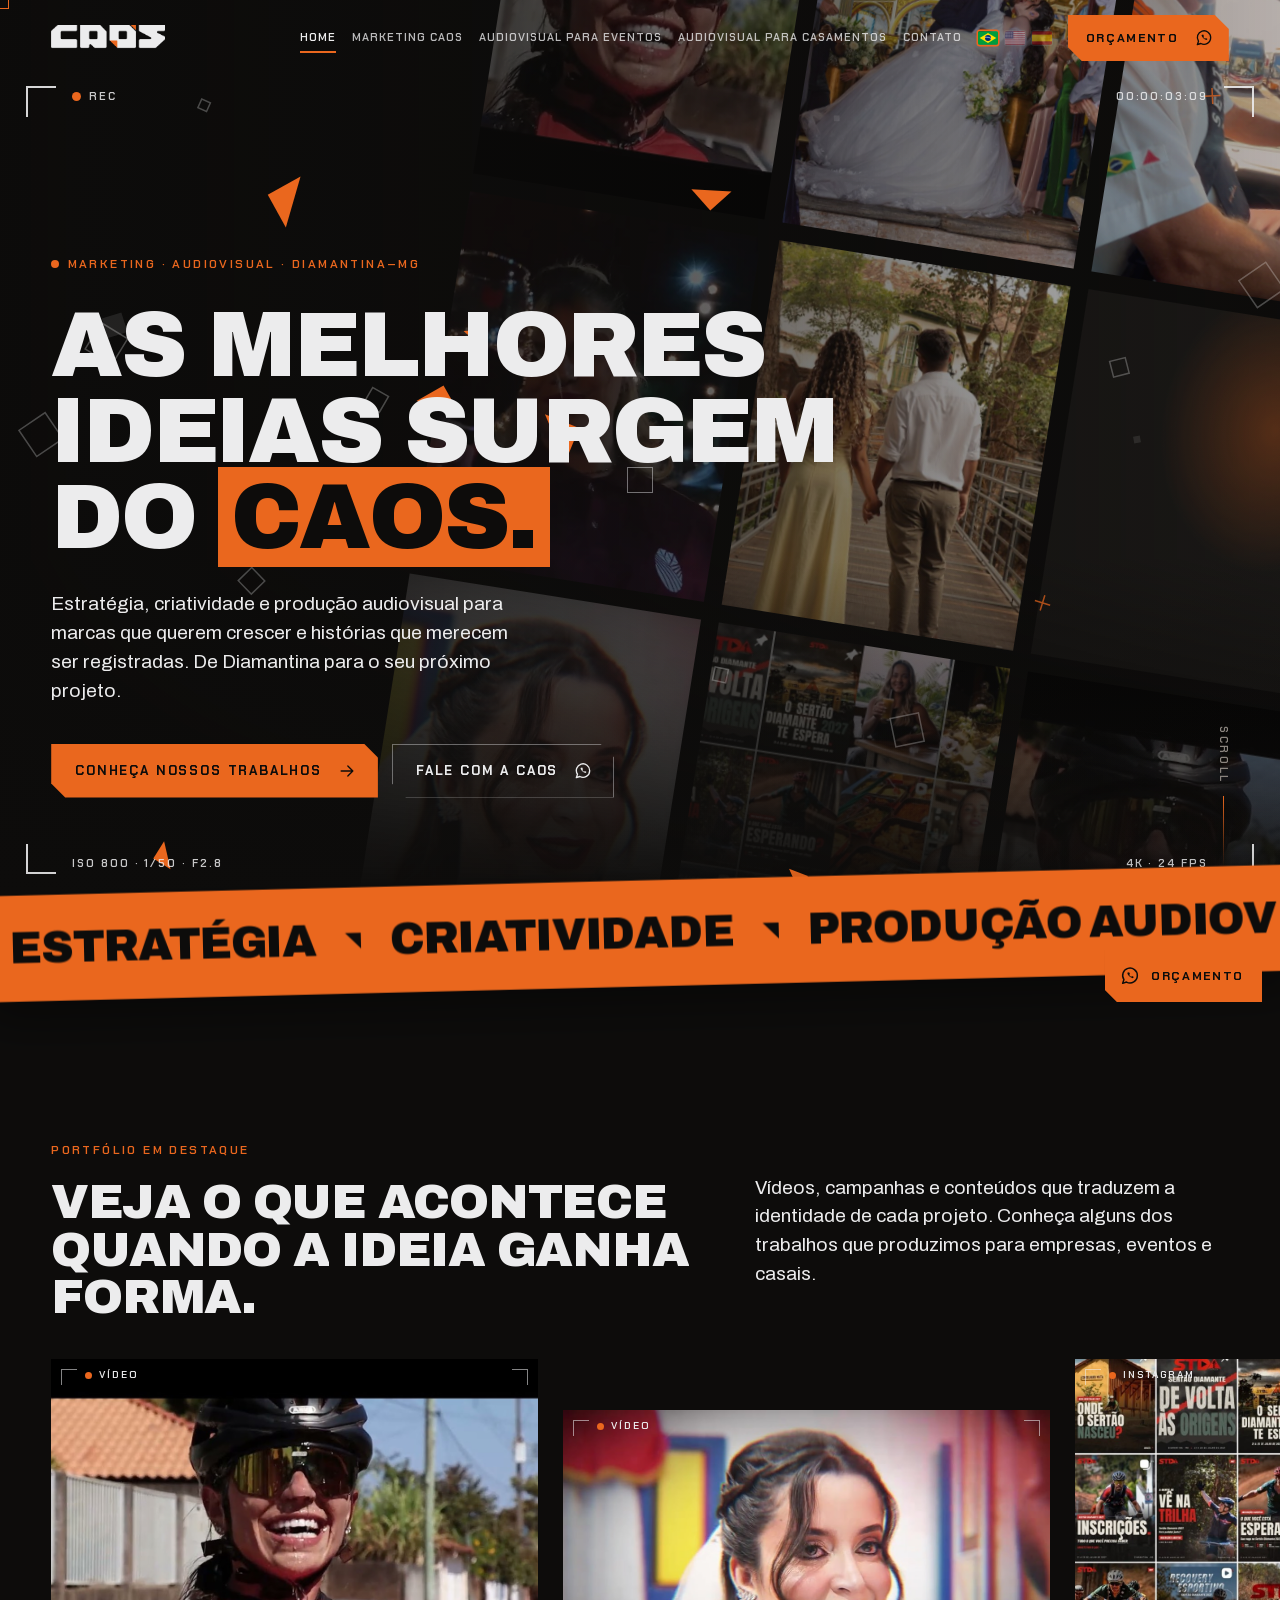
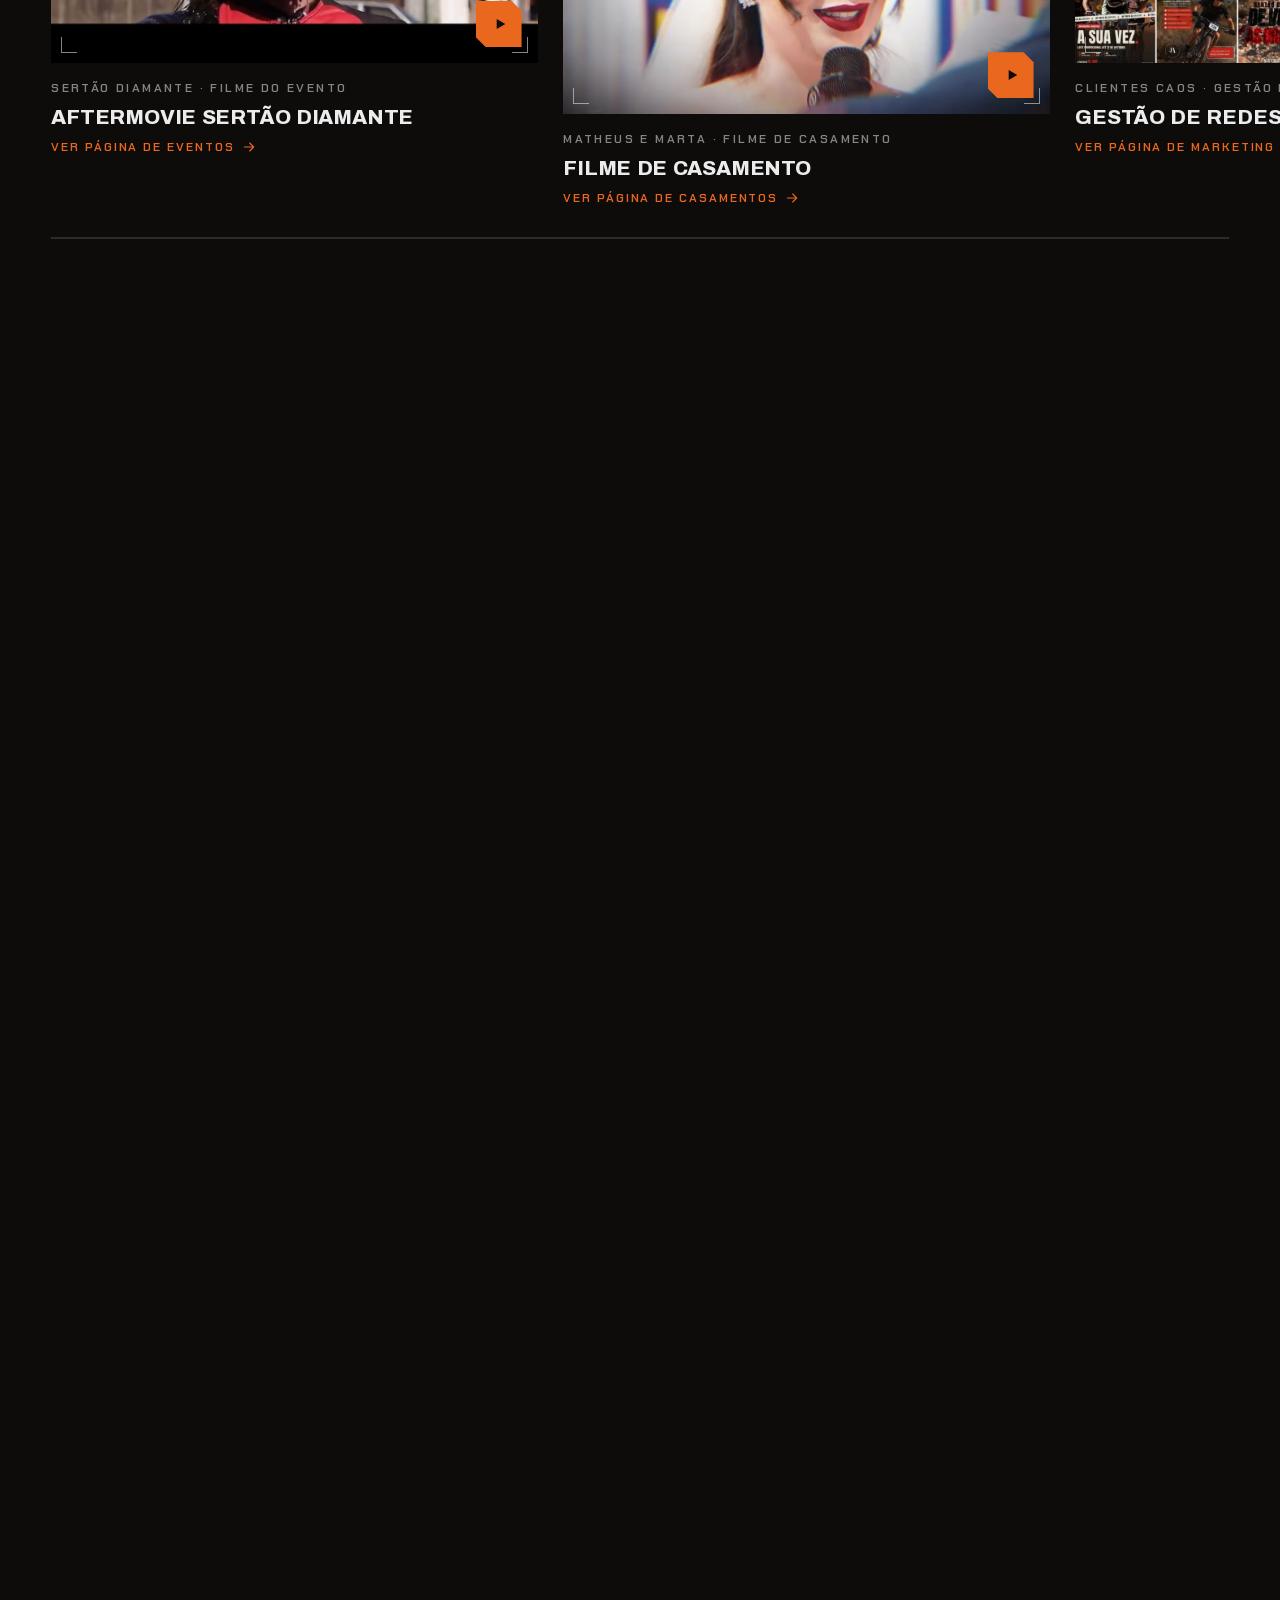
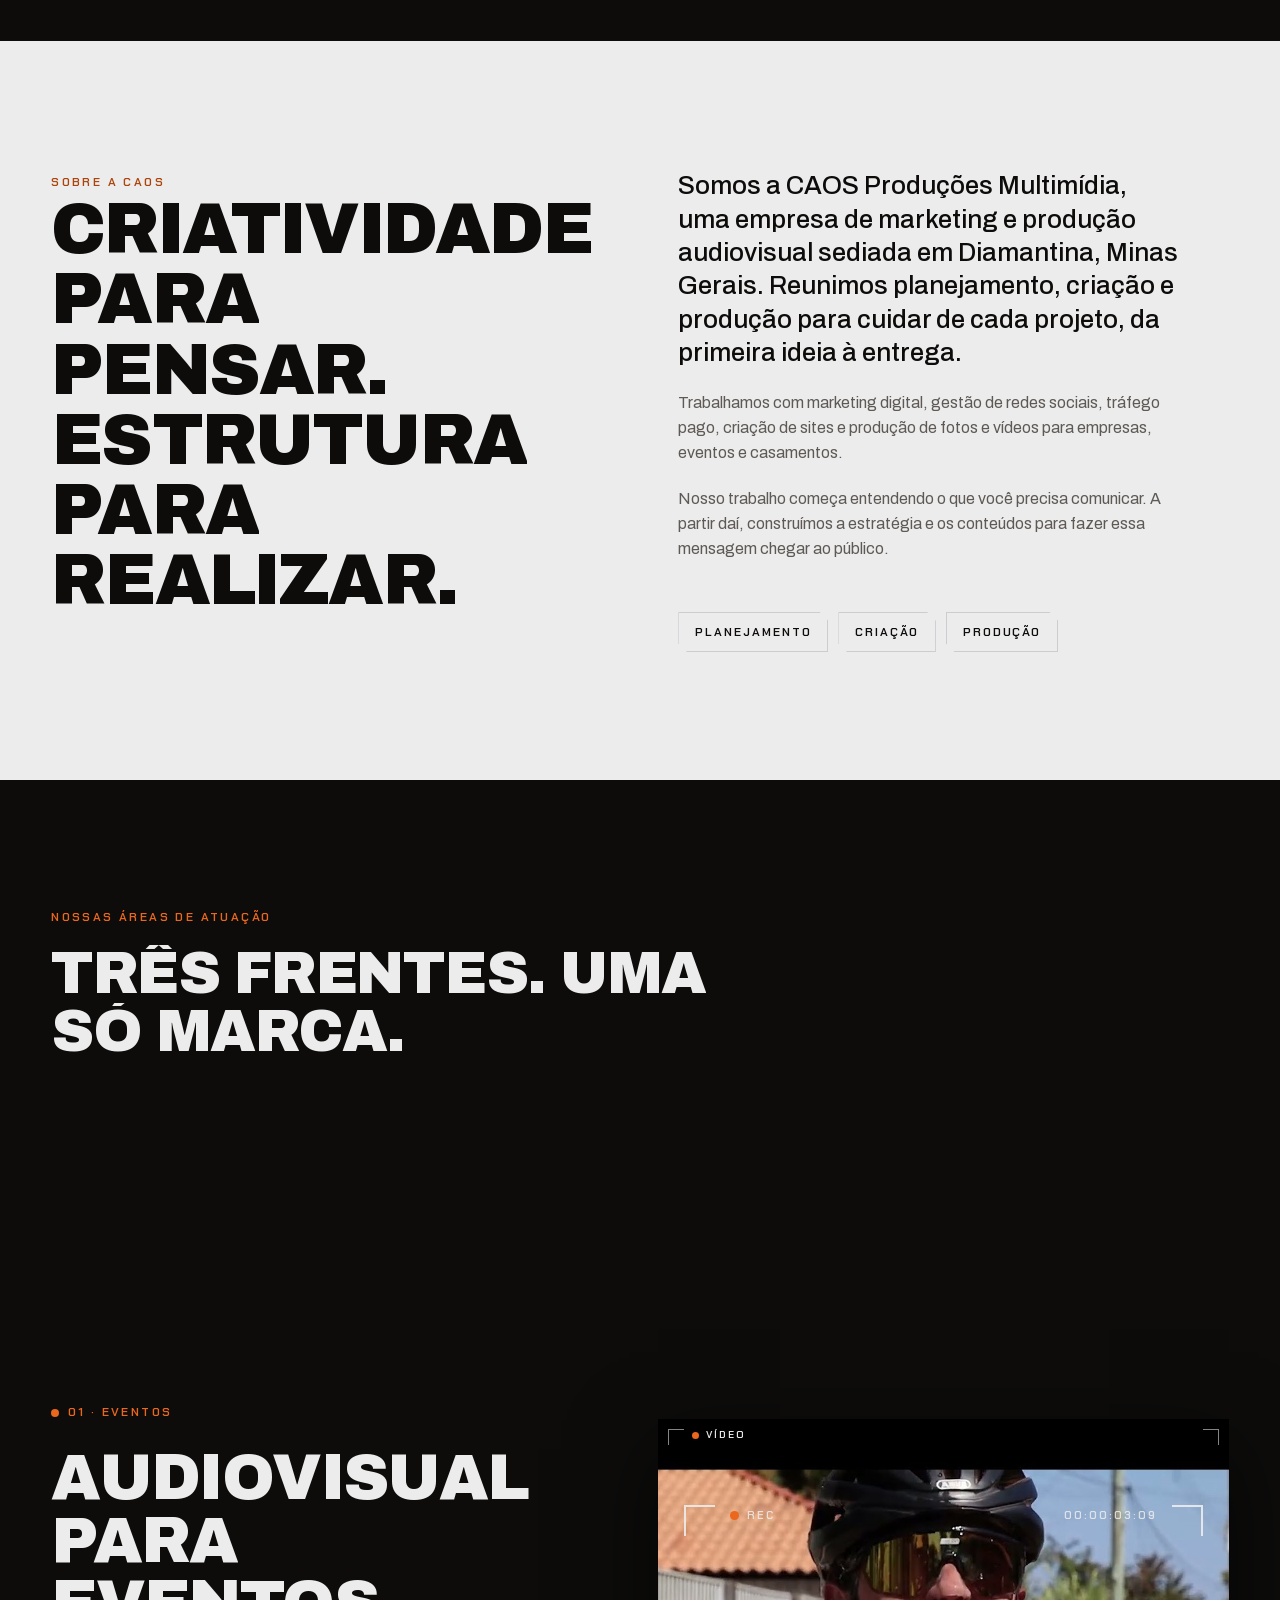
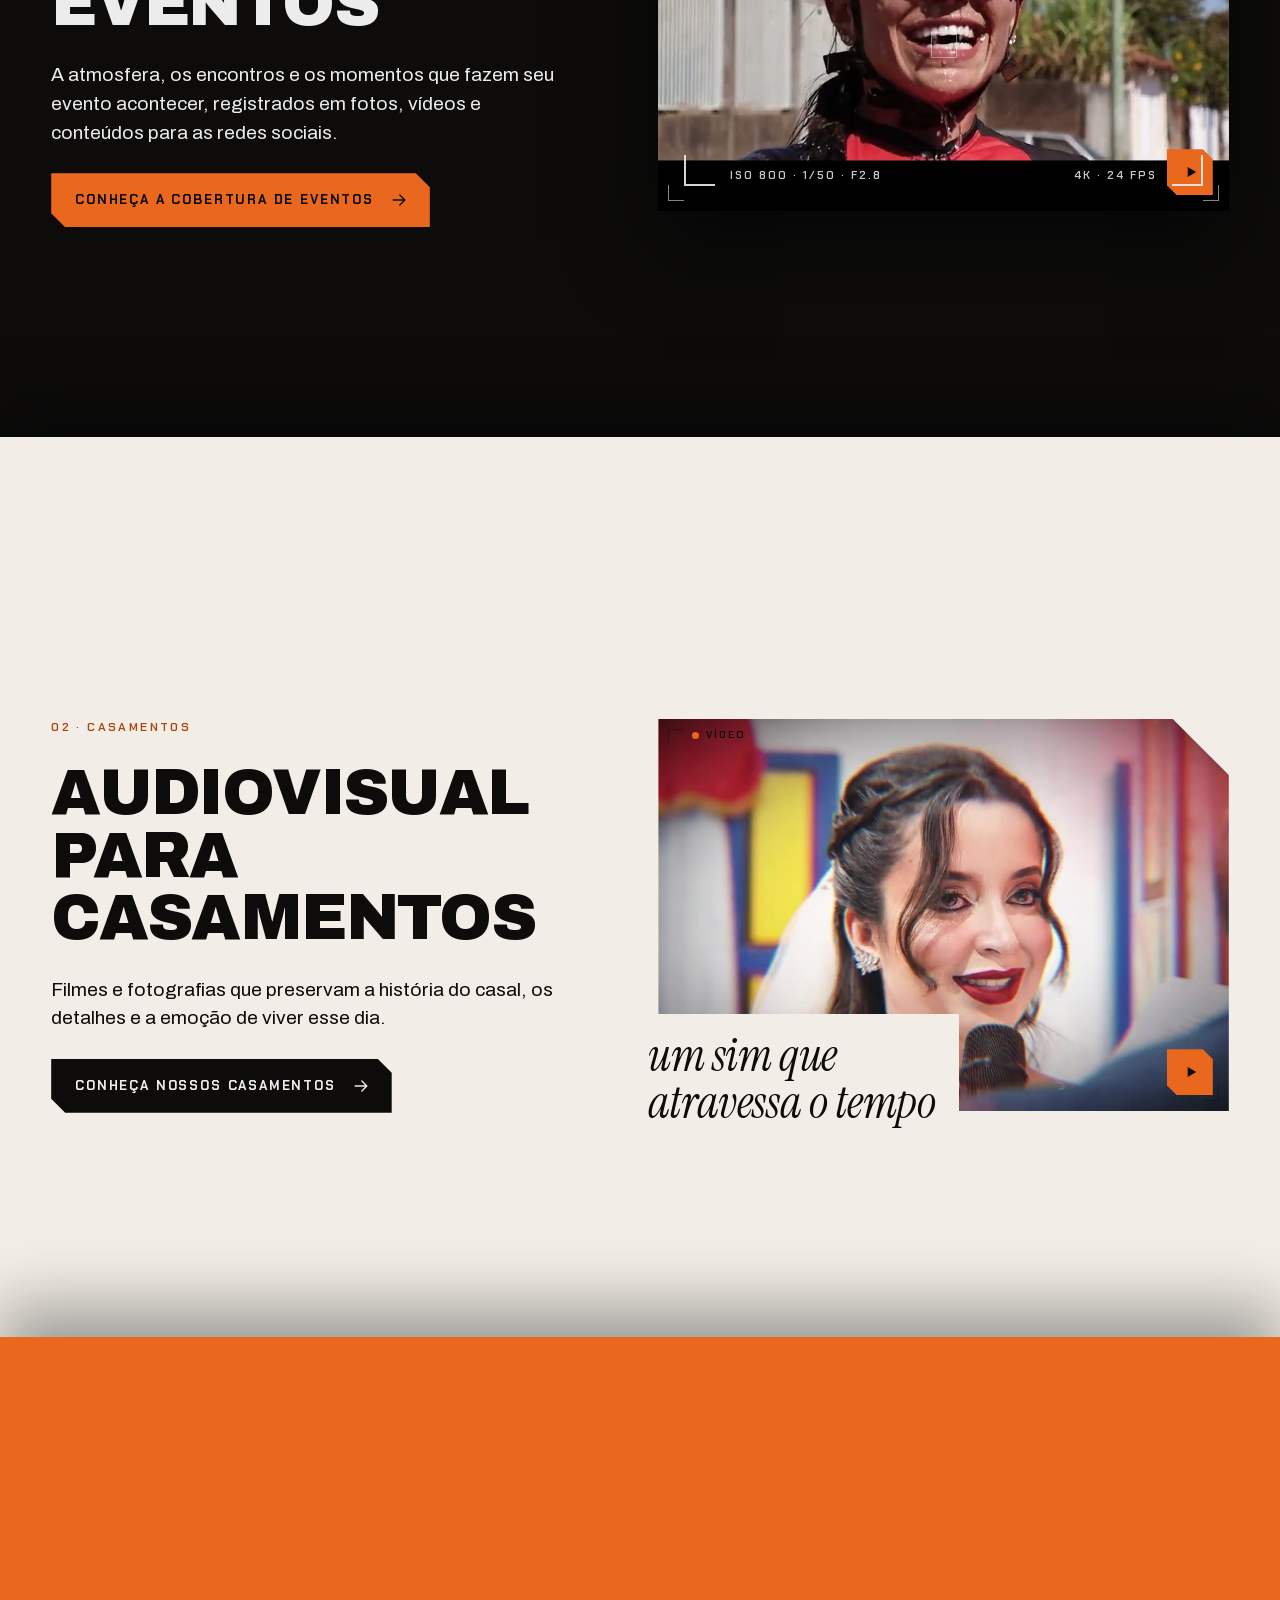
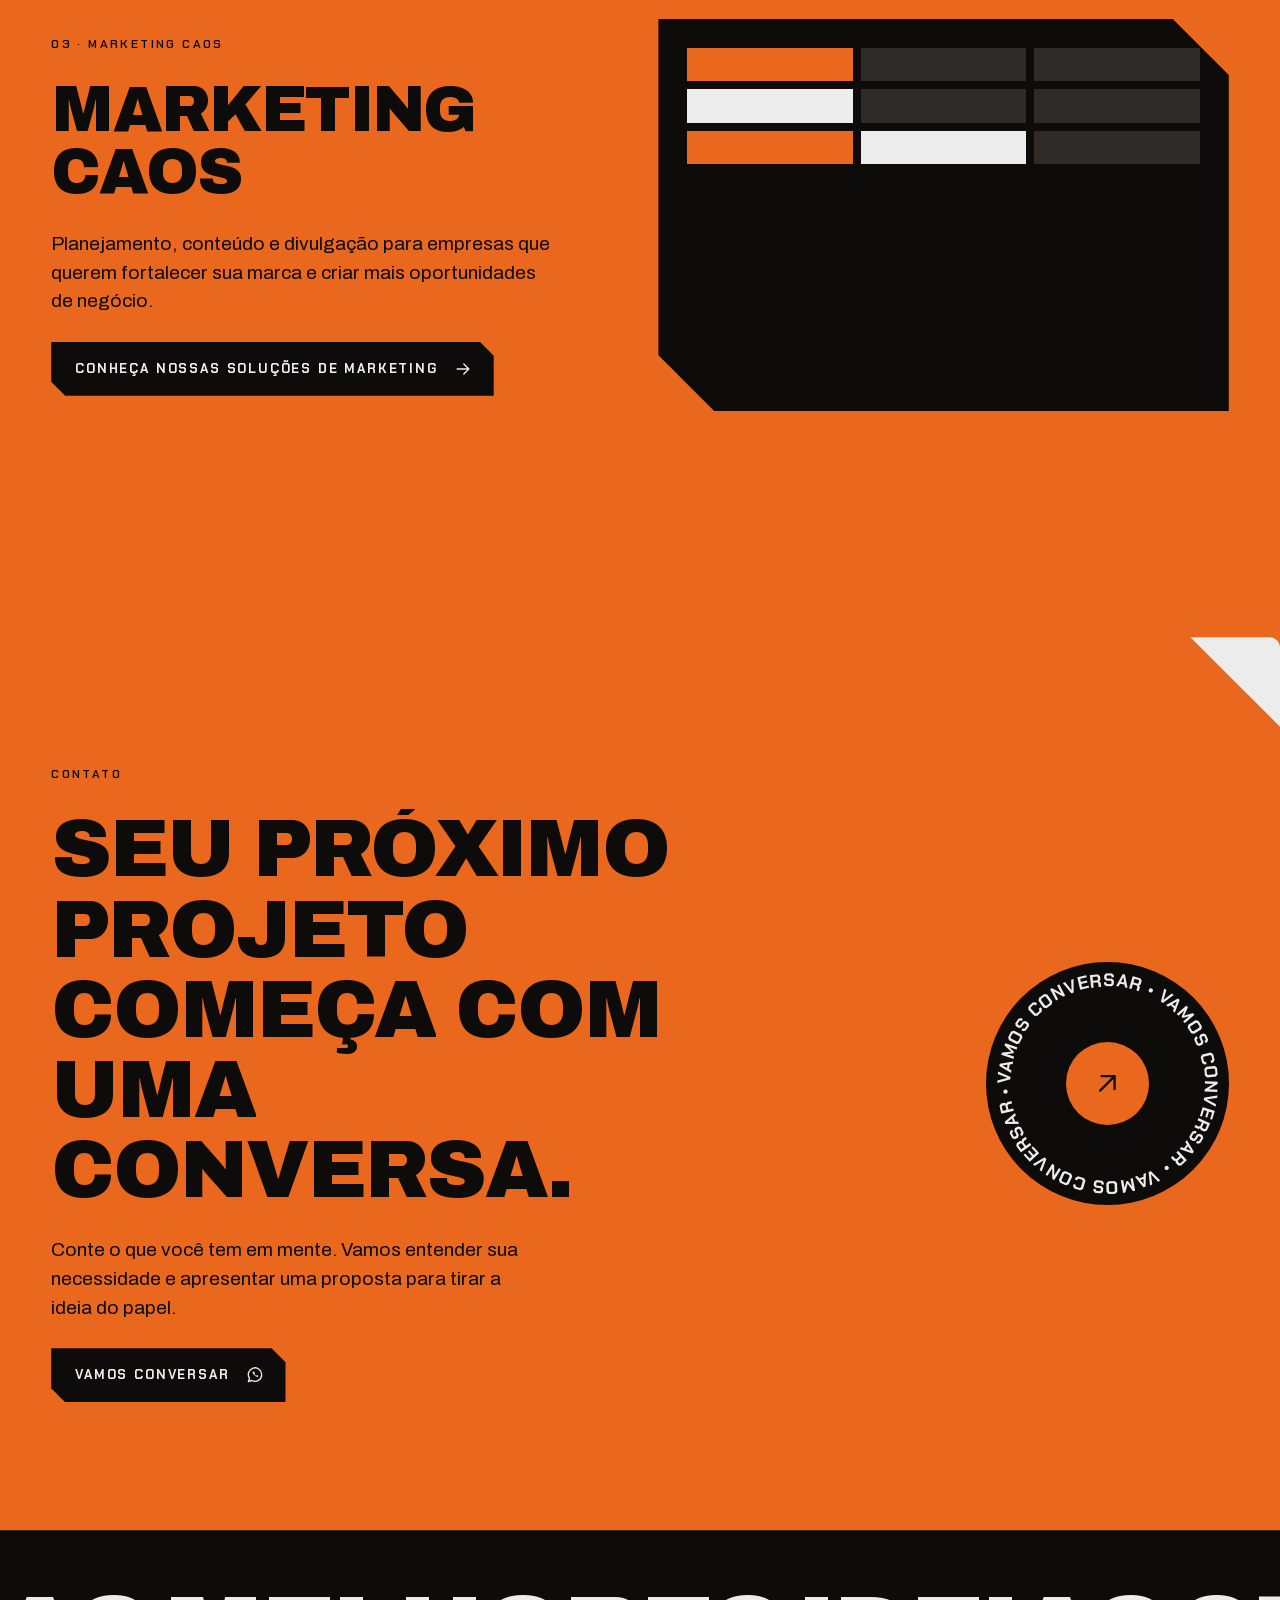
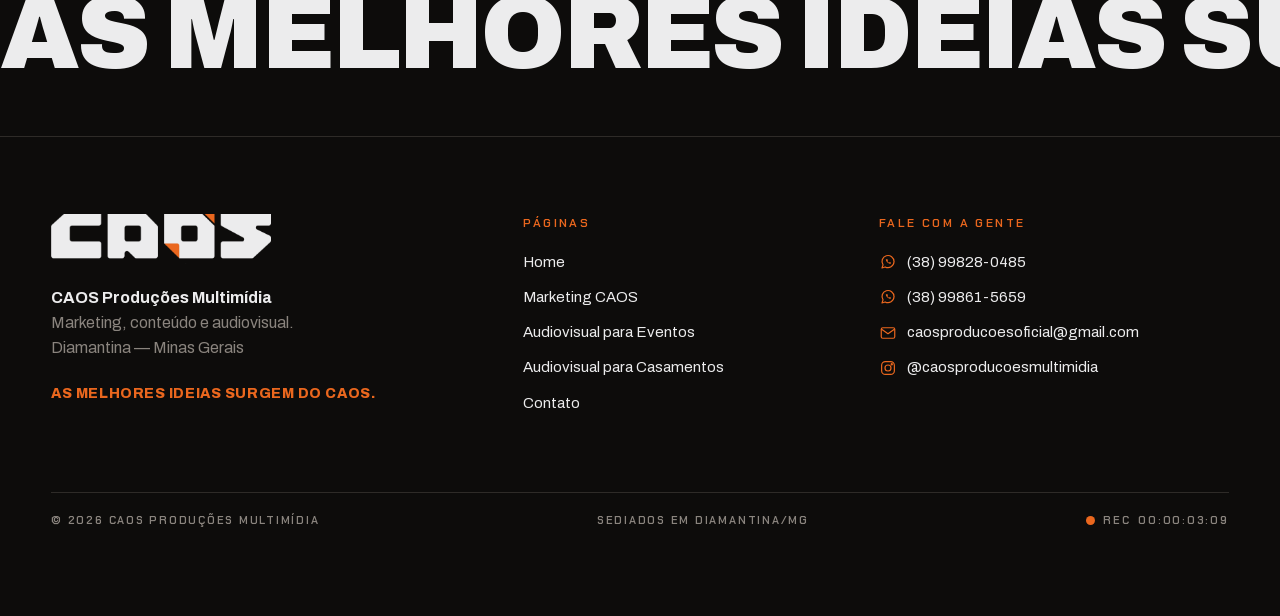
<file: index.html>
<!doctype html>
<html lang="pt-BR" data-front="home">
<head>
<meta charset="utf-8">
<meta name="viewport" content="width=device-width, initial-scale=1, viewport-fit=cover">
<title>CAOS | Marketing e Produção Audiovisual em Diamantina</title>
<meta name="description" content="Conheça a CAOS: marketing digital, produção audiovisual e cobertura de eventos e casamentos em Diamantina. Veja nossos trabalhos e peça uma proposta.">
<link rel="canonical" href="https://acaos.com.br/">
<meta name="theme-color" content="#0D0C0B">
<meta property="og:type" content="website"><meta property="og:locale" content="pt_BR">
<meta property="og:site_name" content="CAOS Produções Multimídia">
<meta property="og:title" content="CAOS | Marketing e Produção Audiovisual em Diamantina"><meta property="og:description" content="Conheça a CAOS: marketing digital, produção audiovisual e cobertura de eventos e casamentos em Diamantina. Veja nossos trabalhos e peça uma proposta.">
<meta property="og:url" content="https://acaos.com.br/"><meta property="og:image" content="https://acaos.com.br/assets/img/og-image.jpg">
<meta name="twitter:card" content="summary_large_image">
<link rel="icon" href="/assets/img/brand/favicon.svg" type="image/svg+xml">
<link rel="preload" href="/assets/fonts/Archivo-100-900-latin.woff2" as="font" type="font/woff2" crossorigin>
<link rel="stylesheet" href="/assets/fonts/fonts.css">
<link rel="stylesheet" href="/assets/css/style.css?v=1795022951">
<script>(function(){var l='pt';try{var m=location.search.match(/[?&]lang=(en|es|pt)/);if(m){l=m[1];localStorage.setItem('caosLang',l)}else{l=localStorage.getItem('caosLang')||'pt'}}catch(e){}if(l!=='en'&&l!=='es')l='pt';window.__LANG=l;if(l!=='pt'){document.documentElement.lang=l;document.write('<script src="/assets/i18n/'+l+'.js?v=179502295171382034"><\/script>')}})();</script>
<script>document.documentElement.classList.add('js');try{if(sessionStorage.getItem('caosNav')==='1')document.documentElement.classList.add('is-entering')}catch(e){}</script>
<script type="application/ld+json">{"@context": "https://schema.org", "@type": "ProfessionalService", "name": "CAOS Produções Multimídia", "url": "https://acaos.com.br", "image": "https://acaos.com.br/assets/img/og-image.jpg", "logo": "https://acaos.com.br/assets/img/brand/favicon.svg", "telephone": "+5538998280485", "email": "caosproducoesoficial@gmail.com", "address": {"@type": "PostalAddress", "streetAddress": "Rua Direita, 180", "addressLocality": "Diamantina", "addressRegion": "MG", "addressCountry": "BR"}, "areaServed": "Diamantina e região, Minas Gerais", "sameAs": ["https://www.instagram.com/caosproducoesmultimidia/"]}</script>

</head>
<body data-front="home">
<a class="skip" href="#conteudo">Ir para o conteúdo</a>
<div class="curtain" aria-hidden="true"><i></i><i></i></div>
<div class="cursor" aria-hidden="true"><span></span><em></em></div>
<div class="progress" aria-hidden="true"><i></i></div>
<header class="hdr" data-hdr>
  <a class="hdr__logo" href="/" aria-label="CAOS · página inicial"><img src="/assets/img/brand/logo-nevoa.png" alt="CAOS" width="124" height="28"></a>
  <nav class="hdr__nav" aria-label="Principal"><a href="/" aria-current=page data-nav>Home</a><a href="/marketing/" data-nav>Marketing CAOS</a><a href="/eventos/" data-nav>Audiovisual para Eventos</a><a href="/casamentos/" data-nav>Audiovisual para Casamentos</a><a href="/contato/" data-nav>Contato</a></nav>
  <div class="lang" role="group" aria-label="Idioma"><button type="button" class="lang__b" data-l="pt" aria-label="Português" title="Português"><svg viewBox="0 0 30 20" aria-hidden="true"><rect width="30" height="20" fill="#009C3B"/><path d="M15 2.4 27.4 10 15 17.6 2.6 10z" fill="#FFDF00"/><circle cx="15" cy="10" r="4.5" fill="#002776"/><path d="M10.7 9.1c3.2-.6 6.3-.2 8.9 1.6" stroke="#fff" stroke-width=".9" fill="none"/></svg></button><button type="button" class="lang__b" data-l="en" aria-label="English" title="English"><svg viewBox="0 0 30 20" aria-hidden="true"><rect y="0.000" width="30" height="1.558" fill="#B22234"/><rect y="1.538" width="30" height="1.558" fill="#fff"/><rect y="3.077" width="30" height="1.558" fill="#B22234"/><rect y="4.615" width="30" height="1.558" fill="#fff"/><rect y="6.154" width="30" height="1.558" fill="#B22234"/><rect y="7.692" width="30" height="1.558" fill="#fff"/><rect y="9.231" width="30" height="1.558" fill="#B22234"/><rect y="10.769" width="30" height="1.558" fill="#fff"/><rect y="12.308" width="30" height="1.558" fill="#B22234"/><rect y="13.846" width="30" height="1.558" fill="#fff"/><rect y="15.385" width="30" height="1.558" fill="#B22234"/><rect y="16.923" width="30" height="1.558" fill="#fff"/><rect y="18.462" width="30" height="1.558" fill="#B22234"/><rect width="12.5" height="10.77" fill="#3C3B6E"/><circle cx="1.6" cy="1.5" r=".62" fill="#fff"/><circle cx="4.5" cy="1.5" r=".62" fill="#fff"/><circle cx="7.4" cy="1.5" r=".62" fill="#fff"/><circle cx="10.3" cy="1.5" r=".62" fill="#fff"/><circle cx="1.6" cy="3.7" r=".62" fill="#fff"/><circle cx="4.5" cy="3.7" r=".62" fill="#fff"/><circle cx="7.4" cy="3.7" r=".62" fill="#fff"/><circle cx="10.3" cy="3.7" r=".62" fill="#fff"/><circle cx="1.6" cy="5.9" r=".62" fill="#fff"/><circle cx="4.5" cy="5.9" r=".62" fill="#fff"/><circle cx="7.4" cy="5.9" r=".62" fill="#fff"/><circle cx="10.3" cy="5.9" r=".62" fill="#fff"/><circle cx="1.6" cy="8.1" r=".62" fill="#fff"/><circle cx="4.5" cy="8.1" r=".62" fill="#fff"/><circle cx="7.4" cy="8.1" r=".62" fill="#fff"/><circle cx="10.3" cy="8.1" r=".62" fill="#fff"/></svg></button><button type="button" class="lang__b" data-l="es" aria-label="Español" title="Español"><svg viewBox="0 0 30 20" aria-hidden="true"><rect width="30" height="20" fill="#AA151B"/><rect y="5" width="30" height="10" fill="#F1BF00"/></svg></button></div>
  <div class="hdr__cta"><a class="btn btn--solid" href="https://wa.me/5538998280485?text=Ol%C3%A1%2C%20CAOS%21%20Vim%20pelo%20site%20e%20gostaria%20de%20conversar%20sobre%20um%20projeto." target="_blank" rel="noopener" data-track="wa_header_home" data-magnetic data-cursor="WhatsApp"><span class="btn__t">Orçamento</span><span class="btn__i"><svg class="ico" viewBox="0 0 24 24" fill="none" stroke="currentColor" stroke-width="1.6" stroke-linecap="round" stroke-linejoin="round" aria-hidden="true"><path d="M20 11.5A8 8 0 0 1 8.2 18.6L4 20l1.4-4.1A8 8 0 1 1 20 11.5Z"/><path d="M9 8.5c.3 2.6 2.700 5 6 6l1.2-1.4-2-1-.8.8c-.8-.3-1.800-1.300-2.200-2.200l.8-.8-1-2Z" fill="currentColor" stroke="none"/></svg></span></a></div>
  <button class="burger" type="button" aria-label="Abrir menu" aria-expanded="false" data-burger><span></span><span></span></button>
</header>
<div class="menu" data-menu aria-hidden="true">
  <nav aria-label="Menu"><a href="/" data-nav><small>00</small><span>Home</span></a><a href="/marketing/" data-nav><small>01</small><span>Marketing CAOS</span></a><a href="/eventos/" data-nav><small>02</small><span>Audiovisual para Eventos</span></a><a href="/casamentos/" data-nav><small>03</small><span>Audiovisual para Casamentos</span></a><a href="/contato/" data-nav><small>04</small><span>Contato</span></a></nav>
  <div class="menu__foot"><a href="https://wa.me/5538998280485?text=Ol%C3%A1%2C%20CAOS%21%20Vim%20pelo%20site%20e%20gostaria%20de%20conversar%20sobre%20um%20projeto." target="_blank" rel="noopener">WhatsApp (38) 99828-0485</a><a href="mailto:caosproducoesoficial@gmail.com">caosproducoesoficial@gmail.com</a></div>
</div>
<main id="conteudo">

<section class="hero sec sec--dark" data-sec data-hero>
  <div class="hero__cols" aria-hidden="true"><div class="hcol hcol--0"><div class="hcol__t"><div class="hcol__i"><div class="frame " data-v="0" data-tipo="video"><img src="/assets/img/portfolio/aftermovie-sertao.jpg" alt="Aftermovie Sertão Diamante · Sertão Diamante" loading="lazy" decoding="async"><i class="fc tl"></i><i class="fc tr"></i><i class="fc bl"></i><i class="fc br"></i><span class="frame__rec"><b></b>VÍDEO</span><span class="frame__play"><svg class="ico" viewBox="0 0 24 24" fill="none" stroke="currentColor" stroke-width="1.6" stroke-linecap="round" stroke-linejoin="round" aria-hidden="true"><path d="M7 4.5v15l13-7.5Z" fill="currentColor" stroke="none"/></svg></span></div></div><div class="hcol__i"><div class="frame " data-v="1" data-tipo="video"><img src="/assets/img/portfolio/evento-fad.jpg" alt="Aftermovie FAD · FAD" loading="lazy" decoding="async"><i class="fc tl"></i><i class="fc tr"></i><i class="fc bl"></i><i class="fc br"></i><span class="frame__rec"><b></b>VÍDEO</span><span class="frame__play"><svg class="ico" viewBox="0 0 24 24" fill="none" stroke="currentColor" stroke-width="1.6" stroke-linecap="round" stroke-linejoin="round" aria-hidden="true"><path d="M7 4.5v15l13-7.5Z" fill="currentColor" stroke="none"/></svg></span></div></div><div class="hcol__i"><div class="frame " data-v="1" data-tipo="video"><img src="/assets/img/portfolio/filme-matheus-marta.jpg" alt="Filme de casamento · Matheus e Marta" loading="lazy" decoding="async"><i class="fc tl"></i><i class="fc tr"></i><i class="fc bl"></i><i class="fc br"></i><span class="frame__rec"><b></b>VÍDEO</span><span class="frame__play"><svg class="ico" viewBox="0 0 24 24" fill="none" stroke="currentColor" stroke-width="1.6" stroke-linecap="round" stroke-linejoin="round" aria-hidden="true"><path d="M7 4.5v15l13-7.5Z" fill="currentColor" stroke="none"/></svg></span></div></div><div class="hcol__i"><div class="frame " data-v="0" data-tipo="video"><img src="/assets/img/portfolio/aftermovie-sertao.jpg" alt="Aftermovie Sertão Diamante · Sertão Diamante" loading="lazy" decoding="async"><i class="fc tl"></i><i class="fc tr"></i><i class="fc bl"></i><i class="fc br"></i><span class="frame__rec"><b></b>VÍDEO</span><span class="frame__play"><svg class="ico" viewBox="0 0 24 24" fill="none" stroke="currentColor" stroke-width="1.6" stroke-linecap="round" stroke-linejoin="round" aria-hidden="true"><path d="M7 4.5v15l13-7.5Z" fill="currentColor" stroke="none"/></svg></span></div></div><div class="hcol__i"><div class="frame " data-v="1" data-tipo="video"><img src="/assets/img/portfolio/evento-fad.jpg" alt="Aftermovie FAD · FAD" loading="lazy" decoding="async"><i class="fc tl"></i><i class="fc tr"></i><i class="fc bl"></i><i class="fc br"></i><span class="frame__rec"><b></b>VÍDEO</span><span class="frame__play"><svg class="ico" viewBox="0 0 24 24" fill="none" stroke="currentColor" stroke-width="1.6" stroke-linecap="round" stroke-linejoin="round" aria-hidden="true"><path d="M7 4.5v15l13-7.5Z" fill="currentColor" stroke="none"/></svg></span></div></div><div class="hcol__i"><div class="frame " data-v="1" data-tipo="video"><img src="/assets/img/portfolio/filme-matheus-marta.jpg" alt="Filme de casamento · Matheus e Marta" loading="lazy" decoding="async"><i class="fc tl"></i><i class="fc tr"></i><i class="fc bl"></i><i class="fc br"></i><span class="frame__rec"><b></b>VÍDEO</span><span class="frame__play"><svg class="ico" viewBox="0 0 24 24" fill="none" stroke="currentColor" stroke-width="1.6" stroke-linecap="round" stroke-linejoin="round" aria-hidden="true"><path d="M7 4.5v15l13-7.5Z" fill="currentColor" stroke="none"/></svg></span></div></div></div></div><div class="hcol hcol--1"><div class="hcol__t"><div class="hcol__i"><div class="frame " data-v="1" data-tipo="foto"><img src="/assets/img/portfolio/casamento-saida-igreja.jpg" alt="Cerimônia e saída da igreja · Casal a confirmar" loading="lazy" decoding="async"><i class="fc tl"></i><i class="fc tr"></i><i class="fc bl"></i><i class="fc br"></i><span class="frame__rec"><b></b>FOTO</span></div></div><div class="hcol__i"><div class="frame " data-v="1" data-tipo="video"><img src="/assets/img/portfolio/casamento-prewedding.jpg" alt="Pré-wedding · João e Alice" loading="lazy" decoding="async"><i class="fc tl"></i><i class="fc tr"></i><i class="fc bl"></i><i class="fc br"></i><span class="frame__rec"><b></b>VÍDEO</span><span class="frame__play"><svg class="ico" viewBox="0 0 24 24" fill="none" stroke="currentColor" stroke-width="1.6" stroke-linecap="round" stroke-linejoin="round" aria-hidden="true"><path d="M7 4.5v15l13-7.5Z" fill="currentColor" stroke="none"/></svg></span></div></div><div class="hcol__i"><div class="frame " data-v="3" data-tipo="instagram"><img src="/assets/img/portfolio/insta-gestao-redes.jpg" alt="Gestão de redes sociais · Clientes CAOS" loading="lazy" decoding="async"><i class="fc tl"></i><i class="fc tr"></i><i class="fc bl"></i><i class="fc br"></i><span class="frame__rec"><b></b>INSTAGRAM</span></div></div><div class="hcol__i"><div class="frame " data-v="1" data-tipo="foto"><img src="/assets/img/portfolio/casamento-saida-igreja.jpg" alt="Cerimônia e saída da igreja · Casal a confirmar" loading="lazy" decoding="async"><i class="fc tl"></i><i class="fc tr"></i><i class="fc bl"></i><i class="fc br"></i><span class="frame__rec"><b></b>FOTO</span></div></div><div class="hcol__i"><div class="frame " data-v="1" data-tipo="video"><img src="/assets/img/portfolio/casamento-prewedding.jpg" alt="Pré-wedding · João e Alice" loading="lazy" decoding="async"><i class="fc tl"></i><i class="fc tr"></i><i class="fc bl"></i><i class="fc br"></i><span class="frame__rec"><b></b>VÍDEO</span><span class="frame__play"><svg class="ico" viewBox="0 0 24 24" fill="none" stroke="currentColor" stroke-width="1.6" stroke-linecap="round" stroke-linejoin="round" aria-hidden="true"><path d="M7 4.5v15l13-7.5Z" fill="currentColor" stroke="none"/></svg></span></div></div><div class="hcol__i"><div class="frame " data-v="3" data-tipo="instagram"><img src="/assets/img/portfolio/insta-gestao-redes.jpg" alt="Gestão de redes sociais · Clientes CAOS" loading="lazy" decoding="async"><i class="fc tl"></i><i class="fc tr"></i><i class="fc bl"></i><i class="fc br"></i><span class="frame__rec"><b></b>INSTAGRAM</span></div></div></div></div><div class="hcol hcol--2"><div class="hcol__t"><div class="hcol__i"><div class="frame " data-v="0" data-tipo="video"><img src="/assets/img/portfolio/institucional-sertaneja.jpg" alt="Vídeo institucional · Sertaneja" loading="lazy" decoding="async"><i class="fc tl"></i><i class="fc tr"></i><i class="fc bl"></i><i class="fc br"></i><span class="frame__rec"><b></b>VÍDEO</span><span class="frame__play"><svg class="ico" viewBox="0 0 24 24" fill="none" stroke="currentColor" stroke-width="1.6" stroke-linecap="round" stroke-linejoin="round" aria-hidden="true"><path d="M7 4.5v15l13-7.5Z" fill="currentColor" stroke="none"/></svg></span></div></div><div class="hcol__i"><div class="frame " data-v="2" data-tipo="foto"><span class="frame__ph"><img src="/assets/img/brand/simbolo.svg" alt="" class="sym" width="100" height="100" loading="lazy"></span><i class="fc tl"></i><i class="fc tr"></i><i class="fc bl"></i><i class="fc br"></i><span class="frame__rec"><b></b>FOTO</span></div></div><div class="hcol__i"><div class="frame " data-v="0" data-tipo="video"><img src="/assets/img/portfolio/aftermovie-sertao.jpg" alt="Aftermovie Sertão Diamante · Sertão Diamante" loading="lazy" decoding="async"><i class="fc tl"></i><i class="fc tr"></i><i class="fc bl"></i><i class="fc br"></i><span class="frame__rec"><b></b>VÍDEO</span><span class="frame__play"><svg class="ico" viewBox="0 0 24 24" fill="none" stroke="currentColor" stroke-width="1.6" stroke-linecap="round" stroke-linejoin="round" aria-hidden="true"><path d="M7 4.5v15l13-7.5Z" fill="currentColor" stroke="none"/></svg></span></div></div><div class="hcol__i"><div class="frame " data-v="0" data-tipo="video"><img src="/assets/img/portfolio/institucional-sertaneja.jpg" alt="Vídeo institucional · Sertaneja" loading="lazy" decoding="async"><i class="fc tl"></i><i class="fc tr"></i><i class="fc bl"></i><i class="fc br"></i><span class="frame__rec"><b></b>VÍDEO</span><span class="frame__play"><svg class="ico" viewBox="0 0 24 24" fill="none" stroke="currentColor" stroke-width="1.6" stroke-linecap="round" stroke-linejoin="round" aria-hidden="true"><path d="M7 4.5v15l13-7.5Z" fill="currentColor" stroke="none"/></svg></span></div></div><div class="hcol__i"><div class="frame " data-v="2" data-tipo="foto"><span class="frame__ph"><img src="/assets/img/brand/simbolo.svg" alt="" class="sym" width="100" height="100" loading="lazy"></span><i class="fc tl"></i><i class="fc tr"></i><i class="fc bl"></i><i class="fc br"></i><span class="frame__rec"><b></b>FOTO</span></div></div><div class="hcol__i"><div class="frame " data-v="0" data-tipo="video"><img src="/assets/img/portfolio/aftermovie-sertao.jpg" alt="Aftermovie Sertão Diamante · Sertão Diamante" loading="lazy" decoding="async"><i class="fc tl"></i><i class="fc tr"></i><i class="fc bl"></i><i class="fc br"></i><span class="frame__rec"><b></b>VÍDEO</span><span class="frame__play"><svg class="ico" viewBox="0 0 24 24" fill="none" stroke="currentColor" stroke-width="1.6" stroke-linecap="round" stroke-linejoin="round" aria-hidden="true"><path d="M7 4.5v15l13-7.5Z" fill="currentColor" stroke="none"/></svg></span></div></div></div></div></div>
  <div class="hero__veil"></div>
  <canvas class="hero__canvas" data-chaos-canvas aria-hidden="true"></canvas>
  <div class="vf" aria-hidden="true">
  <i class="vf__c tl"></i><i class="vf__c tr"></i><i class="vf__c bl"></i><i class="vf__c br"></i>
  <span class="vf__rec"><b></b>REC</span><time class="vf__tc" data-timecode>00:00:00:00</time>
  <span class="vf__meta l">ISO 800 · 1/50 · F2.8</span><span class="vf__meta r">4K · 24 FPS</span>
  <i class="vf__cross"></i></div>
  <div class="wrap hero__in">
    <span class="lbl" data-reveal><i class="dot"></i> Marketing · Audiovisual · Diamantina–MG</span>
    <h1 class="hero__h" data-chaos aria-label="As melhores ideias surgem do CAOS.">As melhores ideias surgem do <span class="hl">CAOS.</span></h1>
    <p class="lead hero__p" data-reveal>Estratégia, criatividade e produção audiovisual para marcas que querem crescer e histórias que merecem ser registradas. De Diamantina para o seu próximo projeto.</p>
    <div class="hero__btns" data-reveal><a class="btn btn--solid" href="#portfolio" data-track="hero_trabalhos" data-magnetic ><span class="btn__t">Conheça nossos trabalhos</span><span class="btn__i"><svg class="ico" viewBox="0 0 24 24" fill="none" stroke="currentColor" stroke-width="1.6" stroke-linecap="round" stroke-linejoin="round" aria-hidden="true"><path d="M5 12h14M13 6l6 6-6 6"/></svg></span></a><a class="btn btn--line" href="https://wa.me/5538998280485?text=Ol%C3%A1%2C%20CAOS%21%20Vim%20pelo%20site%20e%20gostaria%20de%20conversar%20sobre%20um%20projeto." target="_blank" rel="noopener" data-track="hero_wa" data-magnetic data-cursor="WhatsApp"><span class="btn__t">Fale com a CAOS</span><span class="btn__i"><svg class="ico" viewBox="0 0 24 24" fill="none" stroke="currentColor" stroke-width="1.6" stroke-linecap="round" stroke-linejoin="round" aria-hidden="true"><path d="M20 11.5A8 8 0 0 1 8.2 18.6L4 20l1.4-4.1A8 8 0 1 1 20 11.5Z"/><path d="M9 8.5c.3 2.6 2.700 5 6 6l1.2-1.4-2-1-.8.8c-.8-.3-1.800-1.300-2.200-2.200l.8-.8-1-2Z" fill="currentColor" stroke="none"/></svg></span></a></div>
  </div>
  <a class="hero__scroll" href="#portfolio" aria-label="Rolar para os trabalhos"><span>Scroll</span><i></i></a>
</section>

<div class="strip" aria-hidden="true"><div class="marq" data-marq data-tilt-skew><span>Estratégia</span><i></i><span>Criatividade</span><i></i><span>Produção audiovisual</span><i></i><span>Marketing</span><i></i><span>Eventos</span><i></i><span>Casamentos</span><i></i><span>Conteúdo</span><i></i><span>Tráfego pago</span><i></i><span>Estratégia</span><i></i><span>Criatividade</span><i></i><span>Produção audiovisual</span><i></i><span>Marketing</span><i></i><span>Eventos</span><i></i><span>Casamentos</span><i></i><span>Conteúdo</span><i></i><span>Tráfego pago</span><i></i></div></div>

<section class="sec sec--dark hs" data-sec id="portfolio" data-hs>
  <div class="hs__pin">
    <div class="wrap hs__head"><div class="shead "><span class="lbl" data-reveal>Portfólio em destaque</span><h2 class="h2" data-split>Veja o que acontece quando a ideia ganha forma.</h2></div>
      <p class="lead" data-reveal>Vídeos, campanhas e conteúdos que traduzem a identidade de cada projeto. Conheça alguns dos trabalhos que produzimos para empresas, eventos e casais.</p></div>
    <div class="hs__track" data-hs-track><article class="hs__card" data-cursor="Ver">
  <button type="button" class="work__open" data-open="aftermovie-evento" aria-label="Abrir Aftermovie Sertão Diamante"><div class="frame " data-v="0" data-tipo="video"><img src="/assets/img/portfolio/aftermovie-sertao.jpg" alt="Aftermovie Sertão Diamante · Sertão Diamante" loading="lazy" decoding="async"><i class="fc tl"></i><i class="fc tr"></i><i class="fc bl"></i><i class="fc br"></i><span class="frame__rec"><b></b>VÍDEO</span><span class="frame__play"><svg class="ico" viewBox="0 0 24 24" fill="none" stroke="currentColor" stroke-width="1.6" stroke-linecap="round" stroke-linejoin="round" aria-hidden="true"><path d="M7 4.5v15l13-7.5Z" fill="currentColor" stroke="none"/></svg></span></div></button>
  <div class="hs__meta"><span class="lbl">Sertão Diamante · Filme do evento</span><h3>Aftermovie Sertão Diamante</h3>
  <a class="tlink" href="/eventos/">Ver página de eventos <svg class="ico" viewBox="0 0 24 24" fill="none" stroke="currentColor" stroke-width="1.6" stroke-linecap="round" stroke-linejoin="round" aria-hidden="true"><path d="M5 12h14M13 6l6 6-6 6"/></svg></a></div></article><article class="hs__card" data-cursor="Ver">
  <button type="button" class="work__open" data-open="casamento-filme-1" aria-label="Abrir Filme de casamento"><div class="frame " data-v="1" data-tipo="video"><img src="/assets/img/portfolio/filme-matheus-marta.jpg" alt="Filme de casamento · Matheus e Marta" loading="lazy" decoding="async"><i class="fc tl"></i><i class="fc tr"></i><i class="fc bl"></i><i class="fc br"></i><span class="frame__rec"><b></b>VÍDEO</span><span class="frame__play"><svg class="ico" viewBox="0 0 24 24" fill="none" stroke="currentColor" stroke-width="1.6" stroke-linecap="round" stroke-linejoin="round" aria-hidden="true"><path d="M7 4.5v15l13-7.5Z" fill="currentColor" stroke="none"/></svg></span></div></button>
  <div class="hs__meta"><span class="lbl">Matheus e Marta · Filme de casamento</span><h3>Filme de casamento</h3>
  <a class="tlink" href="/casamentos/">Ver página de casamentos <svg class="ico" viewBox="0 0 24 24" fill="none" stroke="currentColor" stroke-width="1.6" stroke-linecap="round" stroke-linejoin="round" aria-hidden="true"><path d="M5 12h14M13 6l6 6-6 6"/></svg></a></div></article><article class="hs__card" data-cursor="Ver">
  <button type="button" class="work__open" data-open="marketing-case-1" aria-label="Abrir Gestão de redes sociais"><div class="frame " data-v="3" data-tipo="instagram"><img src="/assets/img/portfolio/insta-gestao-redes.jpg" alt="Gestão de redes sociais · Clientes CAOS" loading="lazy" decoding="async"><i class="fc tl"></i><i class="fc tr"></i><i class="fc bl"></i><i class="fc br"></i><span class="frame__rec"><b></b>INSTAGRAM</span></div></button>
  <div class="hs__meta"><span class="lbl">Clientes CAOS · Gestão de redes sociais</span><h3>Gestão de redes sociais</h3>
  <a class="tlink" href="/marketing/">Ver página de marketing <svg class="ico" viewBox="0 0 24 24" fill="none" stroke="currentColor" stroke-width="1.6" stroke-linecap="round" stroke-linejoin="round" aria-hidden="true"><path d="M5 12h14M13 6l6 6-6 6"/></svg></a></div></article><article class="hs__card" data-cursor="Ver">
  <button type="button" class="work__open" data-open="marketing-video-1" aria-label="Abrir Vídeo institucional"><div class="frame " data-v="0" data-tipo="video"><img src="/assets/img/portfolio/institucional-sertaneja.jpg" alt="Vídeo institucional · Sertaneja" loading="lazy" decoding="async"><i class="fc tl"></i><i class="fc tr"></i><i class="fc bl"></i><i class="fc br"></i><span class="frame__rec"><b></b>VÍDEO</span><span class="frame__play"><svg class="ico" viewBox="0 0 24 24" fill="none" stroke="currentColor" stroke-width="1.6" stroke-linecap="round" stroke-linejoin="round" aria-hidden="true"><path d="M7 4.5v15l13-7.5Z" fill="currentColor" stroke="none"/></svg></span></div></button>
  <div class="hs__meta"><span class="lbl">Sertaneja · Produção de fotos e vídeos</span><h3>Vídeo institucional</h3>
  <a class="tlink" href="/marketing/">Ver página de marketing <svg class="ico" viewBox="0 0 24 24" fill="none" stroke="currentColor" stroke-width="1.6" stroke-linecap="round" stroke-linejoin="round" aria-hidden="true"><path d="M5 12h14M13 6l6 6-6 6"/></svg></a></div></article><div class="hs__end"><a class="btn btn--solid" href="/contato/" data-magnetic><span class="btn__t">Quero um trabalho assim</span><span class="btn__i"><svg class="ico" viewBox="0 0 24 24" fill="none" stroke="currentColor" stroke-width="1.6" stroke-linecap="round" stroke-linejoin="round" aria-hidden="true"><path d="M5 12h14M13 6l6 6-6 6"/></svg></span></a></div></div>
    <div class="hs__bar" aria-hidden="true"><i data-hs-bar></i></div>
  </div>
</section>

<section class="sec sec--nevoa about" data-sec id="sobre">
  <div class="wrap about__in">
    <div>
      <span class="lbl lbl--b" data-reveal>Sobre a CAOS</span>
      <h2 class="h1 about__h" data-split>Criatividade para pensar. Estrutura para realizar.</h2>
    </div>
    <div class="about__txt">
      <p class="scrub" data-scrub>Somos a CAOS Produções Multimídia, uma empresa de marketing e produção audiovisual sediada em Diamantina, Minas Gerais. Reunimos planejamento, criação e produção para cuidar de cada projeto, da primeira ideia à entrega.</p>
      <p data-reveal>Trabalhamos com marketing digital, gestão de redes sociais, tráfego pago, criação de sites e produção de fotos e vídeos para empresas, eventos e casamentos.</p>
      <p data-reveal>Nosso trabalho começa entendendo o que você precisa comunicar. A partir daí, construímos a estratégia e os conteúdos para fazer essa mensagem chegar ao público.</p>
      <ul class="pills" data-reveal><li>Planejamento</li><li>Criação</li><li>Produção</li></ul>
    </div>
  </div>
  <div class="about__sym" aria-hidden="true" data-speed="-0.15"><img src="/assets/img/brand/simbolo.svg" alt="" class="sym" width="100" height="100" loading="lazy"></div>
</section>

<section class="areas" data-areas id="areas">
  <div class="areas__intro sec sec--dark" data-sec><div class="wrap"><div class="shead "><span class="lbl" data-reveal>Nossas áreas de atuação</span><h2 class="h2" data-split>Três frentes. Uma só marca.</h2></div></div></div>

  <article class="panel panel--eventos" data-panel>
    <div class="wrap panel__in">
      <div class="panel__txt">
        <span class="lbl"><i class="dot"></i> 01 · Eventos</span>
        <h3 class="h1" data-split>Audiovisual para Eventos</h3>
        <p class="lead">A atmosfera, os encontros e os momentos que fazem seu evento acontecer, registrados em fotos, vídeos e conteúdos para as redes sociais.</p>
        <a class="btn btn--solid" href="/eventos/" data-track="area_eventos" data-magnetic ><span class="btn__t">Conheça a cobertura de eventos</span><span class="btn__i"><svg class="ico" viewBox="0 0 24 24" fill="none" stroke="currentColor" stroke-width="1.6" stroke-linecap="round" stroke-linejoin="round" aria-hidden="true"><path d="M5 12h14M13 6l6 6-6 6"/></svg></span></a>
      </div>
      <a class="panel__vis" href="/eventos/" data-cursor="Abrir" aria-label="Audiovisual para eventos"><div class="frame frame--big" data-v="0" data-tipo="video"><img src="/assets/img/portfolio/aftermovie-sertao.jpg" alt="Aftermovie Sertão Diamante · Sertão Diamante" loading="lazy" decoding="async"><i class="fc tl"></i><i class="fc tr"></i><i class="fc bl"></i><i class="fc br"></i><span class="frame__rec"><b></b>VÍDEO</span><span class="frame__play"><svg class="ico" viewBox="0 0 24 24" fill="none" stroke="currentColor" stroke-width="1.6" stroke-linecap="round" stroke-linejoin="round" aria-hidden="true"><path d="M7 4.5v15l13-7.5Z" fill="currentColor" stroke="none"/></svg></span></div><div class="vf" aria-hidden="true">
  <i class="vf__c tl"></i><i class="vf__c tr"></i><i class="vf__c bl"></i><i class="vf__c br"></i>
  <span class="vf__rec"><b></b>REC</span><time class="vf__tc" data-timecode>00:00:00:00</time>
  <span class="vf__meta l">ISO 800 · 1/50 · F2.8</span><span class="vf__meta r">4K · 24 FPS</span>
  <i class="vf__cross"></i></div></a>
    </div>
  </article>

  <article class="panel panel--casamentos" data-panel>
    <div class="wrap panel__in">
      <div class="panel__txt">
        <span class="lbl lbl--b">02 · Casamentos</span>
        <h3 class="h1" data-split>Audiovisual para Casamentos</h3>
        <p class="lead">Filmes e fotografias que preservam a história do casal, os detalhes e a emoção de viver esse dia.</p>
        <a class="btn btn--dark" href="/casamentos/" data-track="area_casamentos" data-magnetic ><span class="btn__t">Conheça nossos casamentos</span><span class="btn__i"><svg class="ico" viewBox="0 0 24 24" fill="none" stroke="currentColor" stroke-width="1.6" stroke-linecap="round" stroke-linejoin="round" aria-hidden="true"><path d="M5 12h14M13 6l6 6-6 6"/></svg></span></a>
      </div>
      <a class="panel__vis panel__vis--serif" href="/casamentos/" data-cursor="Abrir" aria-label="Audiovisual para casamentos"><div class="frame frame--big frame--arch" data-v="1" data-tipo="video"><img src="/assets/img/portfolio/filme-matheus-marta.jpg" alt="Filme de casamento · Matheus e Marta" loading="lazy" decoding="async"><i class="fc tl"></i><i class="fc tr"></i><i class="fc bl"></i><i class="fc br"></i><span class="frame__rec"><b></b>VÍDEO</span><span class="frame__play"><svg class="ico" viewBox="0 0 24 24" fill="none" stroke="currentColor" stroke-width="1.6" stroke-linecap="round" stroke-linejoin="round" aria-hidden="true"><path d="M7 4.5v15l13-7.5Z" fill="currentColor" stroke="none"/></svg></span></div><span class="serif q">um sim que<br>atravessa o tempo</span></a>
    </div>
  </article>

  <article class="panel panel--marketing" data-panel>
    <div class="wrap panel__in">
      <div class="panel__txt">
        <span class="lbl lbl--k">03 · Marketing CAOS</span>
        <h3 class="h1" data-split>Marketing CAOS</h3>
        <p class="lead">Planejamento, conteúdo e divulgação para empresas que querem fortalecer sua marca e criar mais oportunidades de negócio.</p>
        <a class="btn btn--dark" href="/marketing/" data-track="area_marketing" data-magnetic ><span class="btn__t">Conheça nossas soluções de marketing</span><span class="btn__i"><svg class="ico" viewBox="0 0 24 24" fill="none" stroke="currentColor" stroke-width="1.6" stroke-linecap="round" stroke-linejoin="round" aria-hidden="true"><path d="M5 12h14M13 6l6 6-6 6"/></svg></span></a>
      </div>
      <a class="panel__vis" href="/marketing/" data-cursor="Abrir" aria-label="Marketing CAOS"><div class="mk-mini"><div class="mk-mini__g"><i style="--i:0"></i><i style="--i:1"></i><i style="--i:2"></i><i style="--i:3"></i><i style="--i:4"></i><i style="--i:5"></i><i style="--i:6"></i><i style="--i:7"></i><i style="--i:8"></i></div>
        <svg viewBox="0 0 200 80" class="mk-mini__l" aria-hidden="true"><path d="M4 70 L50 52 L90 58 L130 30 L196 8" pathLength="1"/></svg></div></a>
    </div>
  </article>
</section>

<section class="sec sec--laranja cta" data-sec>
  <div class="wrap cta__in">
    <div class="cta__txt">
      <span class="lbl lbl--k" data-reveal>Contato</span>
      <h2 class="h1 cta__h" data-split>Seu próximo projeto começa com uma conversa.</h2>
      <p class="lead" data-reveal>Conte o que você tem em mente. Vamos entender sua necessidade e apresentar uma proposta para tirar a ideia do papel.</p>
      
      <div data-reveal><a class="btn btn--dark" href="https://wa.me/5538998280485?text=Ol%C3%A1%2C%20CAOS%21%20Vim%20pelo%20site%20e%20gostaria%20de%20conversar%20sobre%20um%20projeto." target="_blank" rel="noopener" data-track="wa_cta_home" data-magnetic data-cursor="WhatsApp"><span class="btn__t">Vamos conversar</span><span class="btn__i"><svg class="ico" viewBox="0 0 24 24" fill="none" stroke="currentColor" stroke-width="1.6" stroke-linecap="round" stroke-linejoin="round" aria-hidden="true"><path d="M20 11.5A8 8 0 0 1 8.2 18.6L4 20l1.4-4.1A8 8 0 1 1 20 11.5Z"/><path d="M9 8.5c.3 2.6 2.700 5 6 6l1.2-1.4-2-1-.8.8c-.8-.3-1.800-1.300-2.200-2.200l.8-.8-1-2Z" fill="currentColor" stroke="none"/></svg></span></a></div>
    </div>
    <a class="orb" href="https://wa.me/5538998280485?text=Ol%C3%A1%2C%20CAOS%21%20Vim%20pelo%20site%20e%20gostaria%20de%20conversar%20sobre%20um%20projeto." target="_blank" rel="noopener" data-track="wa_orb_home" data-magnetic data-cursor="WhatsApp"><svg viewBox="0 0 200 200" class="orb__ring" aria-hidden="true"><defs><path id="orbp" d="M100,100 m-80,0 a80,80 0 1,1 160,0 a80,80 0 1,1 -160,0"/></defs><text><textPath href="#orbp" textLength="500">VAMOS CONVERSAR • VAMOS CONVERSAR • VAMOS CONVERSAR • </textPath></text></svg><span class="orb__c"><svg class="ico" viewBox="0 0 24 24" fill="none" stroke="currentColor" stroke-width="1.6" stroke-linecap="round" stroke-linejoin="round" aria-hidden="true"><path d="M7 17 17 7M8 7h9v9"/></svg></span><span class="sr">Vamos conversar</span></a>
  </div>
  <i class="dobra dobra--k"></i>
</section>

</main>
<footer class="ftr sec sec--dark">
  <div class="ftr__marquee" aria-hidden="true"><div class="marq" data-marq><span>As melhores ideias surgem do CAOS.&nbsp;</span><span>As melhores ideias surgem do CAOS.&nbsp;</span><span>As melhores ideias surgem do CAOS.&nbsp;</span><span>As melhores ideias surgem do CAOS.&nbsp;</span></div></div>
  <div class="wrap ftr__grid">
    <div class="ftr__brand">
      <img src="/assets/img/brand/logo-nevoa.png" alt="CAOS Produções Multimídia" width="220" height="50" loading="lazy">
      <p><strong>CAOS Produções Multimídia</strong><br>Marketing, conteúdo e audiovisual.<br>Diamantina — Minas Gerais</p>
      <p class="ftr__slogan">As melhores ideias surgem do CAOS.</p>
    </div>
    <nav class="ftr__col" aria-label="Rodapé"><span class="lbl">Páginas</span><a href="/">Home</a><a href="/marketing/">Marketing CAOS</a><a href="/eventos/">Audiovisual para Eventos</a><a href="/casamentos/">Audiovisual para Casamentos</a><a href="/contato/">Contato</a></nav>
    <div class="ftr__col"><span class="lbl">Fale com a gente</span>
      <a href="https://wa.me/5538998280485?text=Ol%C3%A1%2C%20CAOS%21%20Vim%20pelo%20site%20e%20gostaria%20de%20conversar%20sobre%20um%20projeto." target="_blank" rel="noopener" data-track="wa_footer"><svg class="ico" viewBox="0 0 24 24" fill="none" stroke="currentColor" stroke-width="1.6" stroke-linecap="round" stroke-linejoin="round" aria-hidden="true"><path d="M20 11.5A8 8 0 0 1 8.2 18.6L4 20l1.4-4.1A8 8 0 1 1 20 11.5Z"/><path d="M9 8.5c.3 2.6 2.700 5 6 6l1.2-1.4-2-1-.8.8c-.8-.3-1.800-1.300-2.200-2.200l.8-.8-1-2Z" fill="currentColor" stroke="none"/></svg> (38) 99828-0485</a>
      <a href="https://wa.me/5538998615659?text=Ol%C3%A1%2C%20CAOS%21%20Vim%20pelo%20site%20e%20gostaria%20de%20conversar%20sobre%20um%20projeto." target="_blank" rel="noopener" data-track="wa_footer_2"><svg class="ico" viewBox="0 0 24 24" fill="none" stroke="currentColor" stroke-width="1.6" stroke-linecap="round" stroke-linejoin="round" aria-hidden="true"><path d="M20 11.5A8 8 0 0 1 8.2 18.6L4 20l1.4-4.1A8 8 0 1 1 20 11.5Z"/><path d="M9 8.5c.3 2.6 2.700 5 6 6l1.2-1.4-2-1-.8.8c-.8-.3-1.800-1.300-2.200-2.200l.8-.8-1-2Z" fill="currentColor" stroke="none"/></svg> (38) 99861-5659</a>
      <a href="mailto:caosproducoesoficial@gmail.com"><svg class="ico" viewBox="0 0 24 24" fill="none" stroke="currentColor" stroke-width="1.6" stroke-linecap="round" stroke-linejoin="round" aria-hidden="true"><rect x="3" y="5" width="18" height="14" rx="2"/><path d="m3.5 7 8.500 6L20.500 7"/></svg> caosproducoesoficial@gmail.com</a>
      <a href="https://www.instagram.com/caosproducoesmultimidia/" target="_blank" rel="noopener"><svg class="ico" viewBox="0 0 24 24" fill="none" stroke="currentColor" stroke-width="1.6" stroke-linecap="round" stroke-linejoin="round" aria-hidden="true"><rect x="3.5" y="3.5" width="17" height="17" rx="5"/><circle cx="12" cy="12" r="4"/><circle cx="17" cy="7" r=".8" fill="currentColor"/></svg> @caosproducoesmultimidia</a>
    </div>
  </div>
  <div class="wrap ftr__base"><span>© 2026 CAOS Produções Multimídia</span><span>Sediados em Diamantina/MG</span><span class="rec-line"><b></b> REC <time data-timecode>00:00:00:00</time></span></div>
</footer>
<a class="fab" href="https://wa.me/5538998280485?text=Ol%C3%A1%2C%20CAOS%21%20Vim%20pelo%20site%20e%20gostaria%20de%20conversar%20sobre%20um%20projeto." target="_blank" rel="noopener" data-track="wa_fab" aria-label="Pedir orçamento pelo WhatsApp"><svg class="ico" viewBox="0 0 24 24" fill="none" stroke="currentColor" stroke-width="1.6" stroke-linecap="round" stroke-linejoin="round" aria-hidden="true"><path d="M20 11.5A8 8 0 0 1 8.2 18.6L4 20l1.4-4.1A8 8 0 1 1 20 11.5Z"/><path d="M9 8.5c.3 2.6 2.700 5 6 6l1.2-1.4-2-1-.8.8c-.8-.3-1.800-1.300-2.200-2.200l.8-.8-1-2Z" fill="currentColor" stroke="none"/></svg><span>Orçamento</span></a>
<div class="lightbox" data-lightbox hidden role="dialog" aria-modal="true" aria-label="Visualizar trabalho">
  <button class="lightbox__x" type="button" data-close aria-label="Fechar"><svg class="ico" viewBox="0 0 24 24" fill="none" stroke="currentColor" stroke-width="1.6" stroke-linecap="round" stroke-linejoin="round" aria-hidden="true"><path d="M5 5l14 14M19 5 5 19"/></svg></button>
  <div class="lightbox__stage" data-stage></div>
  <div class="lightbox__cap" data-cap></div>
  <button class="lightbox__nav prev" type="button" data-prev aria-label="Anterior"><svg class="ico" viewBox="0 0 24 24" fill="none" stroke="currentColor" stroke-width="1.6" stroke-linecap="round" stroke-linejoin="round" aria-hidden="true"><path d="M5 12h14M13 6l6 6-6 6"/></svg></button>
  <button class="lightbox__nav next" type="button" data-next aria-label="Próximo"><svg class="ico" viewBox="0 0 24 24" fill="none" stroke="currentColor" stroke-width="1.6" stroke-linecap="round" stroke-linejoin="round" aria-hidden="true"><path d="M5 12h14M13 6l6 6-6 6"/></svg></button>
</div>
<script type="application/json" id="works-data">{"aftermovie-evento": {"id": "aftermovie-evento", "frente": "eventos", "tipo": "video", "titulo": "Aftermovie Sertão Diamante", "cliente": "Sertão Diamante", "servico": "Filme do evento", "descricao": "Os principais acontecimentos e a atmosfera do evento em um só filme.", "capa": "/assets/img/portfolio/aftermovie-sertao.jpg", "youtube": "etzBxqLYMFM", "destaque": true}, "aftermovie-fad": {"id": "aftermovie-fad", "frente": "eventos", "tipo": "video", "titulo": "Aftermovie FAD", "cliente": "FAD", "servico": "Filme do evento", "descricao": "Os principais acontecimentos e a atmosfera do evento em um só filme.", "capa": "/assets/img/portfolio/evento-fad.jpg", "youtube": "pu70f4T4Mtc"}, "casamento-filme-1": {"id": "casamento-filme-1", "frente": "casamentos", "tipo": "video", "titulo": "Filme de casamento", "cliente": "Matheus e Marta", "servico": "Filme de casamento", "descricao": "Uma narrativa que conecta os momentos e a emoção do dia.", "capa": "/assets/img/portfolio/filme-matheus-marta.jpg", "destaque": true, "youtube": "ptnm9Niu5Jw"}, "casamento-fotos-1": {"id": "casamento-fotos-1", "frente": "casamentos", "tipo": "foto", "titulo": "Cerimônia e saída da igreja", "cliente": "Casal a confirmar", "servico": "Fotografia de casamento", "descricao": "O casal, os convidados e os detalhes da história de vocês.", "capa": "/assets/img/portfolio/casamento-saida-igreja.jpg"}, "casamento-prewedding": {"id": "casamento-prewedding", "frente": "casamentos", "tipo": "video", "titulo": "Pré-wedding", "cliente": "João e Alice", "servico": "Pré-wedding", "descricao": "A conexão de vocês registrada antes do grande dia.", "capa": "/assets/img/portfolio/casamento-prewedding.jpg", "youtube": "e2crN0yd5gg"}, "marketing-case-1": {"id": "marketing-case-1", "frente": "marketing", "tipo": "instagram", "titulo": "Gestão de redes sociais", "cliente": "Clientes CAOS", "servico": "Gestão de redes sociais", "descricao": "Planejamento de conteúdo, artes, vídeos e publicações para o Instagram de cada cliente.", "capa": "/assets/img/portfolio/insta-gestao-redes.jpg", "destaque": true}, "marketing-video-1": {"id": "marketing-video-1", "frente": "marketing", "tipo": "video", "titulo": "Vídeo institucional", "cliente": "Sertaneja", "servico": "Produção de fotos e vídeos", "descricao": "Apresentando produtos, equipe e estrutura com qualidade profissional.", "capa": "/assets/img/portfolio/institucional-sertaneja.jpg", "destaque": true, "youtube": "MZnS8lA_hLA"}, "marketing-campanha-1": {"id": "marketing-campanha-1", "frente": "marketing", "tipo": "foto", "titulo": "Campanha de lançamento", "cliente": "Cliente a confirmar", "servico": "Campanhas e ações de comunicação", "descricao": "Conceito, planejamento e materiais para uma data comercial.", "capa": ""}}</script>
<script>window.__CAOS_ANALYTICS={"ga4": "", "pixel": ""};</script>
<script src="/assets/js/i18n.js?v=1795022951" defer></script>
<script src="/assets/js/lenis.min.js" defer></script>
<script src="/assets/js/app.js?v=1795022951" defer></script>
</body>
</html>
</file>
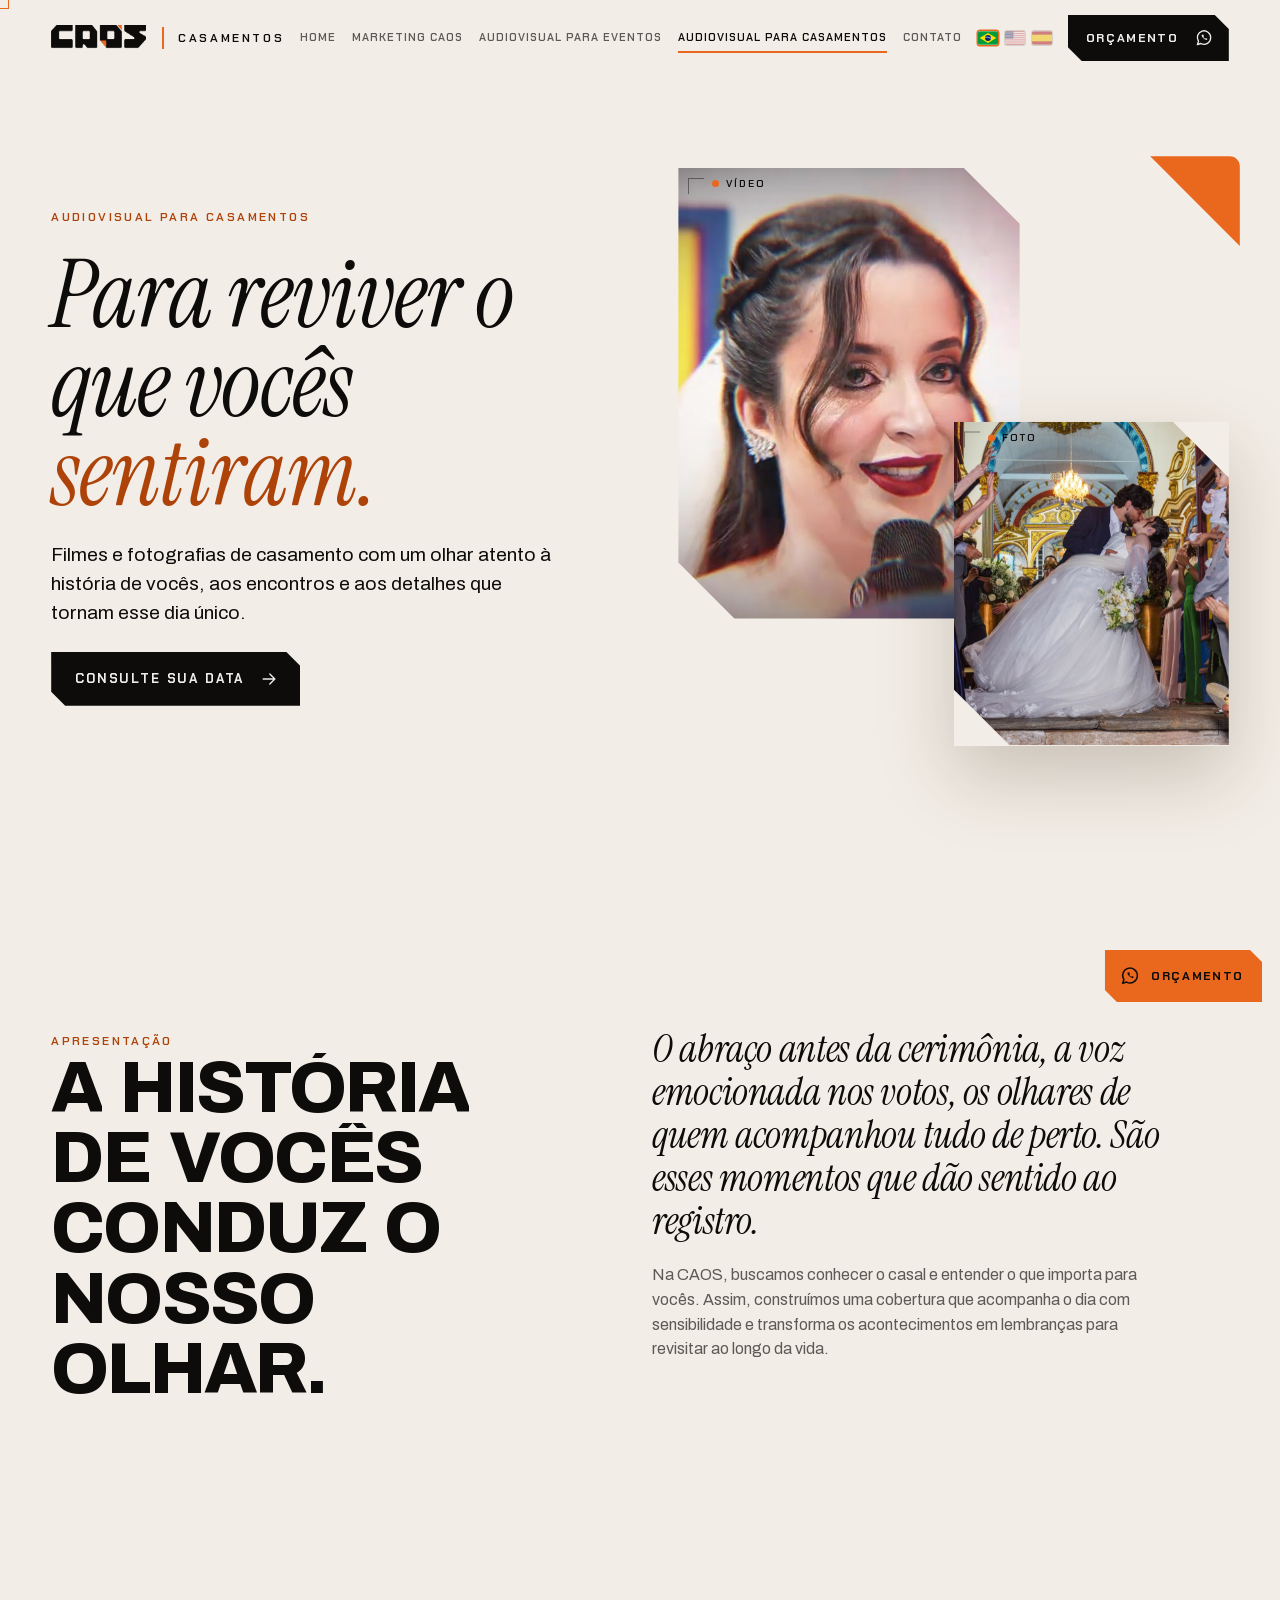
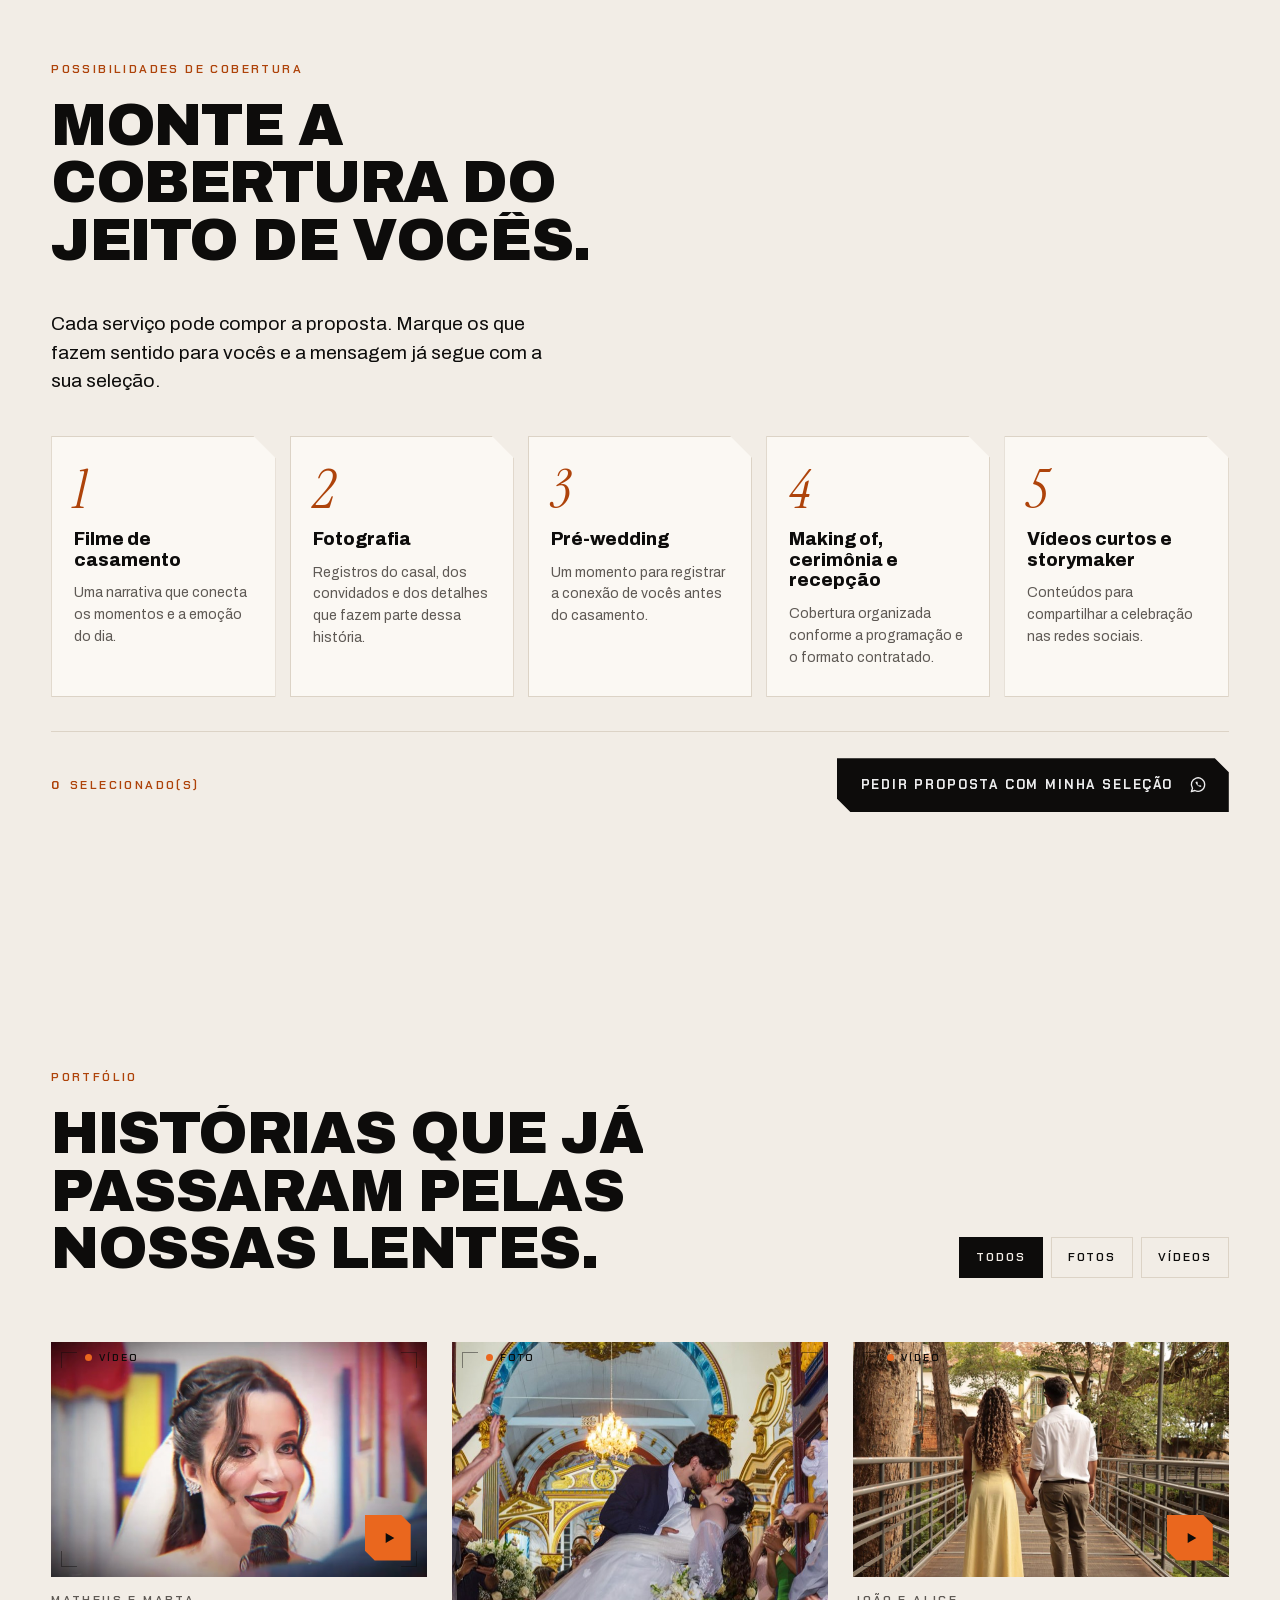
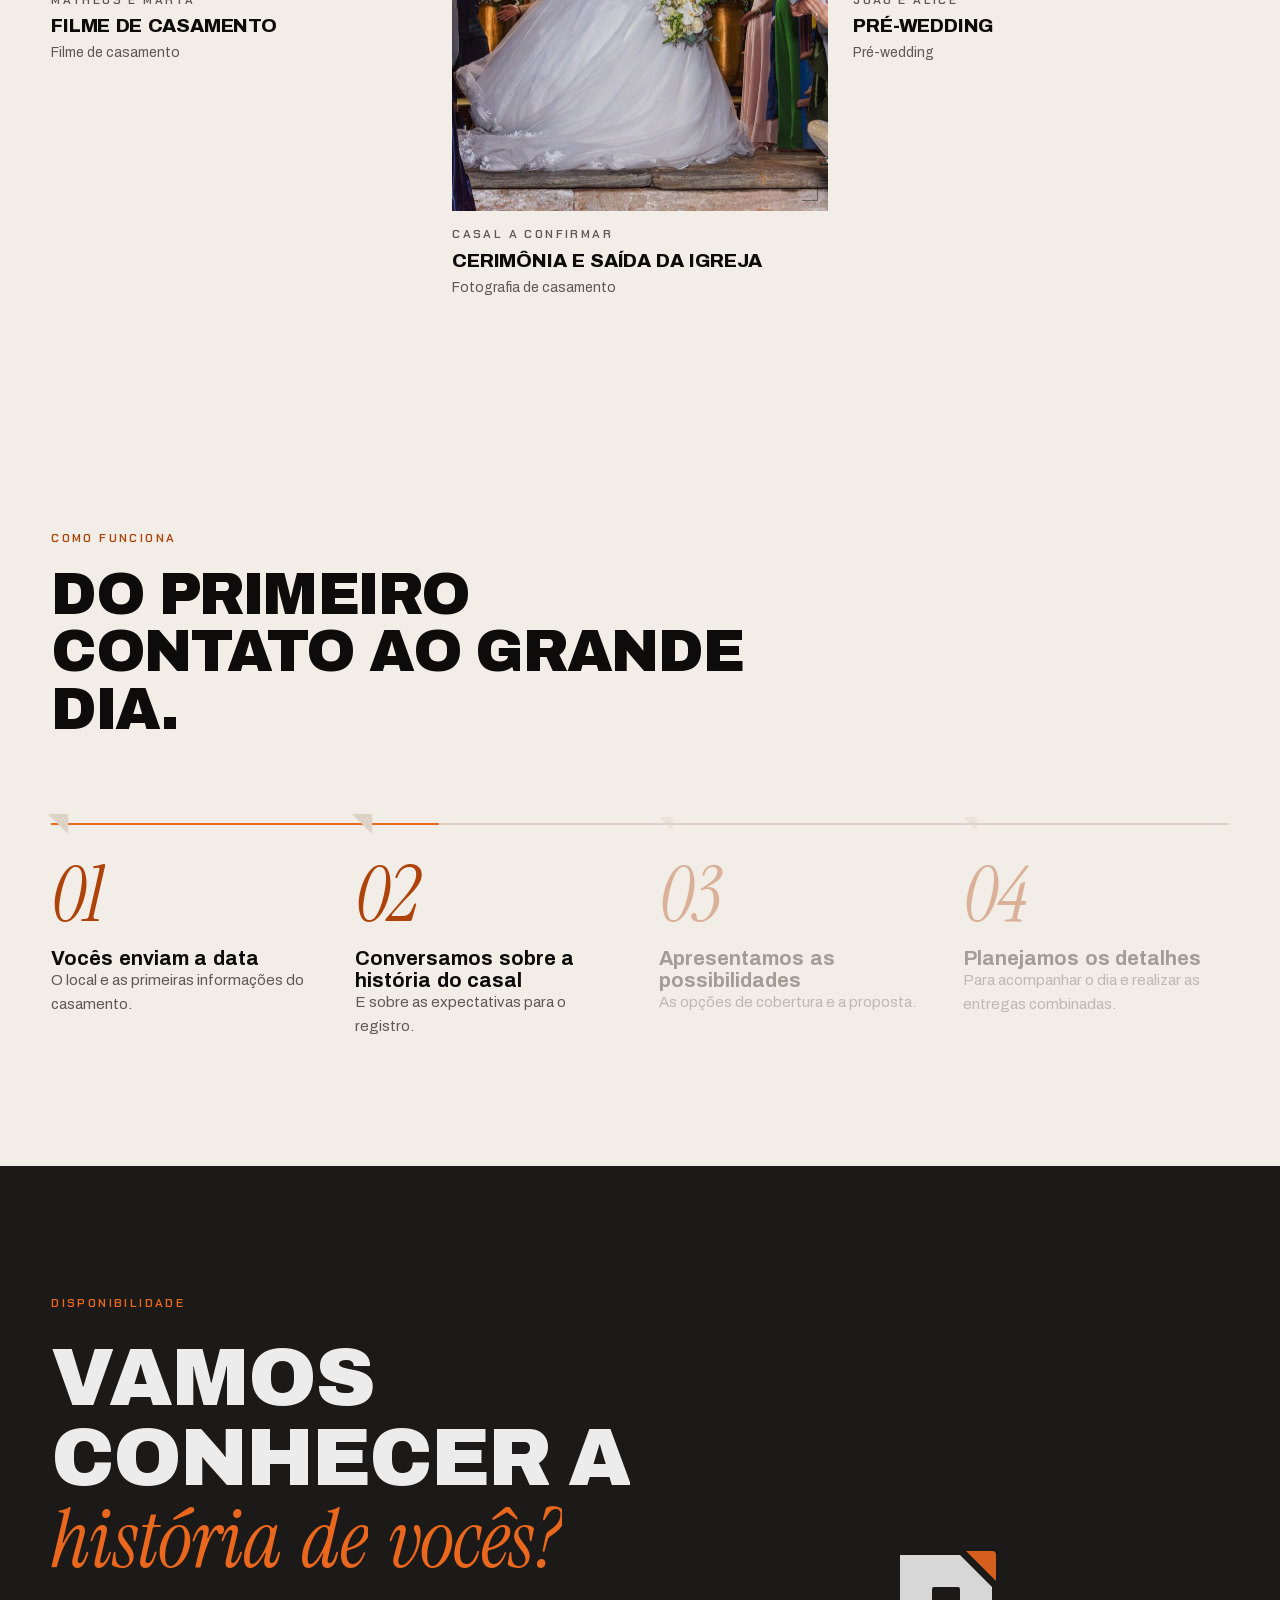
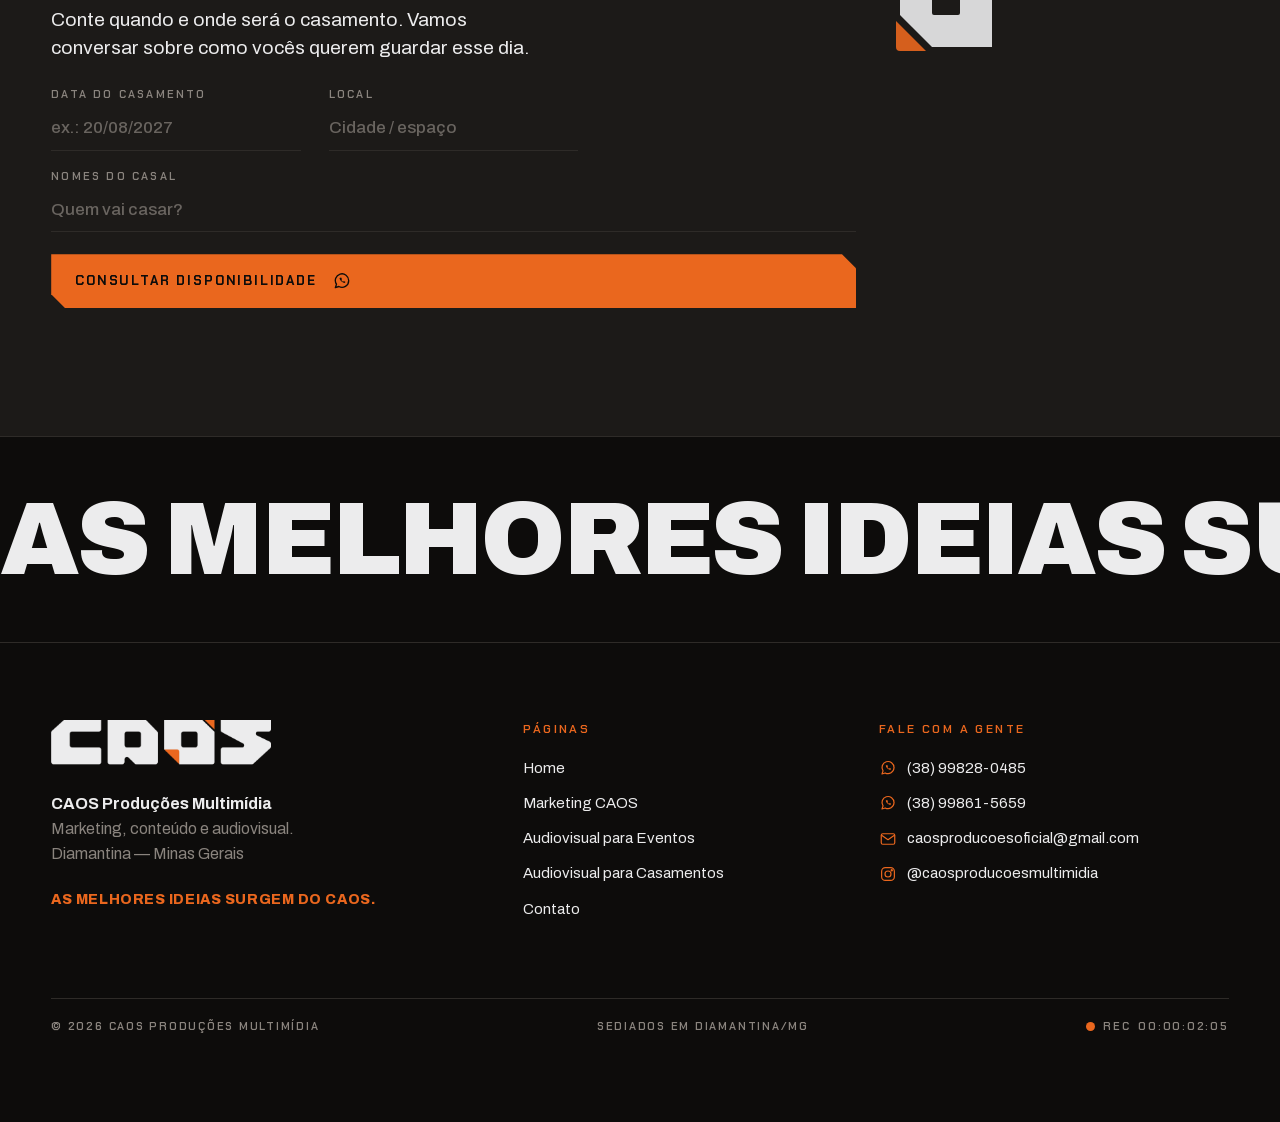
<file: casamentos/index.html>
<!doctype html>
<html lang="pt-BR" data-front="casamentos">
<head>
<meta charset="utf-8">
<meta name="viewport" content="width=device-width, initial-scale=1, viewport-fit=cover">
<title>Filmagem e Fotografia de Casamentos em Diamantina | CAOS</title>
<meta name="description" content="Conheça os filmes e as fotografias de casamento da CAOS. Registros atentos à história do casal e à emoção do dia. Consulte sua data.">
<link rel="canonical" href="https://acaos.com.br/casamentos/">
<meta name="theme-color" content="#0D0C0B">
<meta property="og:type" content="website"><meta property="og:locale" content="pt_BR">
<meta property="og:site_name" content="CAOS Produções Multimídia">
<meta property="og:title" content="Filmagem e Fotografia de Casamentos em Diamantina | CAOS"><meta property="og:description" content="Conheça os filmes e as fotografias de casamento da CAOS. Registros atentos à história do casal e à emoção do dia. Consulte sua data.">
<meta property="og:url" content="https://acaos.com.br/casamentos/"><meta property="og:image" content="https://acaos.com.br/assets/img/og-image.jpg">
<meta name="twitter:card" content="summary_large_image">
<link rel="icon" href="/assets/img/brand/favicon.svg" type="image/svg+xml">
<link rel="preload" href="/assets/fonts/Archivo-100-900-latin.woff2" as="font" type="font/woff2" crossorigin>
<link rel="stylesheet" href="/assets/fonts/fonts.css">
<link rel="stylesheet" href="/assets/css/style.css?v=1795022951">
<script>(function(){var l='pt';try{var m=location.search.match(/[?&]lang=(en|es|pt)/);if(m){l=m[1];localStorage.setItem('caosLang',l)}else{l=localStorage.getItem('caosLang')||'pt'}}catch(e){}if(l!=='en'&&l!=='es')l='pt';window.__LANG=l;if(l!=='pt'){document.documentElement.lang=l;document.write('<script src="/assets/i18n/'+l+'.js?v=179502295171382034"><\/script>')}})();</script>
<script>document.documentElement.classList.add('js');try{if(sessionStorage.getItem('caosNav')==='1')document.documentElement.classList.add('is-entering')}catch(e){}</script>
<script type="application/ld+json">{"@context": "https://schema.org", "@type": "ProfessionalService", "name": "CAOS Produções Multimídia", "url": "https://acaos.com.br", "image": "https://acaos.com.br/assets/img/og-image.jpg", "logo": "https://acaos.com.br/assets/img/brand/favicon.svg", "telephone": "+5538998280485", "email": "caosproducoesoficial@gmail.com", "address": {"@type": "PostalAddress", "streetAddress": "Rua Direita, 180", "addressLocality": "Diamantina", "addressRegion": "MG", "addressCountry": "BR"}, "areaServed": "Diamantina e região, Minas Gerais", "sameAs": ["https://www.instagram.com/caosproducoesmultimidia/"]}</script><script type="application/ld+json">{"@context": "https://schema.org", "@type": "Service", "name": "Casamentos", "description": "Conheça os filmes e as fotografias de casamento da CAOS. Registros atentos à história do casal e à emoção do dia. Consulte sua data.", "provider": {"@type": "ProfessionalService", "name": "CAOS Produções Multimídia"}, "areaServed": "Diamantina, MG", "url": "https://acaos.com.br/casamentos/"}</script>

</head>
<body data-front="casamentos">
<a class="skip" href="#conteudo">Ir para o conteúdo</a>
<div class="curtain" aria-hidden="true"><i></i><i></i></div>
<div class="cursor" aria-hidden="true"><span></span><em></em></div>
<div class="progress" aria-hidden="true"><i></i></div>
<header class="hdr" data-hdr>
  <a class="hdr__logo" href="/" aria-label="CAOS · página inicial"><img src="/assets/img/brand/logo-preto.png" alt="CAOS" width="124" height="28"></a><span class="hdr__front"><i></i>Casamentos</span>
  <nav class="hdr__nav" aria-label="Principal"><a href="/" data-nav>Home</a><a href="/marketing/" data-nav>Marketing CAOS</a><a href="/eventos/" data-nav>Audiovisual para Eventos</a><a href="/casamentos/" aria-current=page data-nav>Audiovisual para Casamentos</a><a href="/contato/" data-nav>Contato</a></nav>
  <div class="lang" role="group" aria-label="Idioma"><button type="button" class="lang__b" data-l="pt" aria-label="Português" title="Português"><svg viewBox="0 0 30 20" aria-hidden="true"><rect width="30" height="20" fill="#009C3B"/><path d="M15 2.4 27.4 10 15 17.6 2.6 10z" fill="#FFDF00"/><circle cx="15" cy="10" r="4.5" fill="#002776"/><path d="M10.7 9.1c3.2-.6 6.3-.2 8.9 1.6" stroke="#fff" stroke-width=".9" fill="none"/></svg></button><button type="button" class="lang__b" data-l="en" aria-label="English" title="English"><svg viewBox="0 0 30 20" aria-hidden="true"><rect y="0.000" width="30" height="1.558" fill="#B22234"/><rect y="1.538" width="30" height="1.558" fill="#fff"/><rect y="3.077" width="30" height="1.558" fill="#B22234"/><rect y="4.615" width="30" height="1.558" fill="#fff"/><rect y="6.154" width="30" height="1.558" fill="#B22234"/><rect y="7.692" width="30" height="1.558" fill="#fff"/><rect y="9.231" width="30" height="1.558" fill="#B22234"/><rect y="10.769" width="30" height="1.558" fill="#fff"/><rect y="12.308" width="30" height="1.558" fill="#B22234"/><rect y="13.846" width="30" height="1.558" fill="#fff"/><rect y="15.385" width="30" height="1.558" fill="#B22234"/><rect y="16.923" width="30" height="1.558" fill="#fff"/><rect y="18.462" width="30" height="1.558" fill="#B22234"/><rect width="12.5" height="10.77" fill="#3C3B6E"/><circle cx="1.6" cy="1.5" r=".62" fill="#fff"/><circle cx="4.5" cy="1.5" r=".62" fill="#fff"/><circle cx="7.4" cy="1.5" r=".62" fill="#fff"/><circle cx="10.3" cy="1.5" r=".62" fill="#fff"/><circle cx="1.6" cy="3.7" r=".62" fill="#fff"/><circle cx="4.5" cy="3.7" r=".62" fill="#fff"/><circle cx="7.4" cy="3.7" r=".62" fill="#fff"/><circle cx="10.3" cy="3.7" r=".62" fill="#fff"/><circle cx="1.6" cy="5.9" r=".62" fill="#fff"/><circle cx="4.5" cy="5.9" r=".62" fill="#fff"/><circle cx="7.4" cy="5.9" r=".62" fill="#fff"/><circle cx="10.3" cy="5.9" r=".62" fill="#fff"/><circle cx="1.6" cy="8.1" r=".62" fill="#fff"/><circle cx="4.5" cy="8.1" r=".62" fill="#fff"/><circle cx="7.4" cy="8.1" r=".62" fill="#fff"/><circle cx="10.3" cy="8.1" r=".62" fill="#fff"/></svg></button><button type="button" class="lang__b" data-l="es" aria-label="Español" title="Español"><svg viewBox="0 0 30 20" aria-hidden="true"><rect width="30" height="20" fill="#AA151B"/><rect y="5" width="30" height="10" fill="#F1BF00"/></svg></button></div>
  <div class="hdr__cta"><a class="btn btn--solid" href="https://wa.me/5538998280485?text=Ol%C3%A1%2C%20CAOS%21%20Vim%20pelo%20site%20e%20gostaria%20de%20consultar%20a%20disponibilidade%20da%20minha%20data%20de%20casamento." target="_blank" rel="noopener" data-track="wa_header_casamentos" data-magnetic data-cursor="WhatsApp"><span class="btn__t">Orçamento</span><span class="btn__i"><svg class="ico" viewBox="0 0 24 24" fill="none" stroke="currentColor" stroke-width="1.6" stroke-linecap="round" stroke-linejoin="round" aria-hidden="true"><path d="M20 11.5A8 8 0 0 1 8.2 18.6L4 20l1.4-4.1A8 8 0 1 1 20 11.5Z"/><path d="M9 8.5c.3 2.6 2.700 5 6 6l1.2-1.4-2-1-.8.8c-.8-.3-1.800-1.300-2.200-2.200l.8-.8-1-2Z" fill="currentColor" stroke="none"/></svg></span></a></div>
  <button class="burger" type="button" aria-label="Abrir menu" aria-expanded="false" data-burger><span></span><span></span></button>
</header>
<div class="menu" data-menu aria-hidden="true">
  <nav aria-label="Menu"><a href="/" data-nav><small>00</small><span>Home</span></a><a href="/marketing/" data-nav><small>01</small><span>Marketing CAOS</span></a><a href="/eventos/" data-nav><small>02</small><span>Audiovisual para Eventos</span></a><a href="/casamentos/" data-nav><small>03</small><span>Audiovisual para Casamentos</span></a><a href="/contato/" data-nav><small>04</small><span>Contato</span></a></nav>
  <div class="menu__foot"><a href="https://wa.me/5538998280485?text=Ol%C3%A1%2C%20CAOS%21%20Vim%20pelo%20site%20e%20gostaria%20de%20conversar%20sobre%20um%20projeto." target="_blank" rel="noopener">WhatsApp (38) 99828-0485</a><a href="mailto:caosproducoesoficial@gmail.com">caosproducoesoficial@gmail.com</a></div>
</div>
<main id="conteudo">

<section class="hero hero--wd sec sec--areia" data-sec>
  <div class="wrap hero__in hero--wd__in">
    <div class="hero--wd__txt">
      <span class="lbl lbl--b" data-reveal>Audiovisual para Casamentos</span>
      <h1 class="serif hero--wd__h" data-fade>Para reviver o que vocês <em>sentiram.</em></h1>
      <p class="lead" data-reveal>Filmes e fotografias de casamento com um olhar atento à história de vocês, aos encontros e aos detalhes que tornam esse dia único.</p>
      <div data-reveal><a class="btn btn--dark" href="#data" data-track="wd_hero_data" data-magnetic ><span class="btn__t">Consulte sua data</span><span class="btn__i"><svg class="ico" viewBox="0 0 24 24" fill="none" stroke="currentColor" stroke-width="1.6" stroke-linecap="round" stroke-linejoin="round" aria-hidden="true"><path d="M5 12h14M13 6l6 6-6 6"/></svg></span></a></div>
    </div>
    <div class="hero--wd__vis" aria-hidden="false">
      <div class="arch arch--1" data-speed="0.05"><div class="frame frame--arch frame--full" data-v="1" data-tipo="video"><img src="/assets/img/portfolio/filme-matheus-marta.jpg" alt="Filme de casamento · Matheus e Marta" loading="lazy" decoding="async"><i class="fc tl"></i><i class="fc tr"></i><i class="fc bl"></i><i class="fc br"></i><span class="frame__rec"><b></b>VÍDEO</span><span class="frame__play"><svg class="ico" viewBox="0 0 24 24" fill="none" stroke="currentColor" stroke-width="1.6" stroke-linecap="round" stroke-linejoin="round" aria-hidden="true"><path d="M7 4.5v15l13-7.5Z" fill="currentColor" stroke="none"/></svg></span></div></div>
      <div class="arch arch--2" data-speed="-0.08"><div class="frame frame--arch frame--full" data-v="1" data-tipo="foto"><img src="/assets/img/portfolio/casamento-saida-igreja.jpg" alt="Cerimônia e saída da igreja · Casal a confirmar" loading="lazy" decoding="async"><i class="fc tl"></i><i class="fc tr"></i><i class="fc bl"></i><i class="fc br"></i><span class="frame__rec"><b></b>FOTO</span></div></div>
      <i class="dobra"></i>
    </div>
  </div>
</section>

<section class="sec sec--areia pres" data-sec>
  <div class="wrap pres__in">
    <div><span class="lbl lbl--b" data-reveal>Apresentação</span><h2 class="h1 h1--soft" data-split>A história de vocês conduz o nosso olhar.</h2></div>
    <div class="pres__txt">
      <p class="serif big" data-reveal>O abraço antes da cerimônia, a voz emocionada nos votos, os olhares de quem acompanhou tudo de perto. São esses momentos que dão sentido ao registro.</p>
      <p data-reveal>Na CAOS, buscamos conhecer o casal e entender o que importa para vocês. Assim, construímos uma cobertura que acompanha o dia com sensibilidade e transforma os acontecimentos em lembranças para revisitar ao longo da vida.</p>
    </div>
  </div>
</section>

<section class="sec sec--areia" data-sec data-wd-builder>
  <div class="wrap"><div class="shead "><span class="lbl" data-reveal>Possibilidades de cobertura</span><h2 class="h2" data-split>Monte a cobertura do jeito de vocês.</h2></div>
    <p class="lead sub" data-reveal>Cada serviço pode compor a proposta. Marque os que fazem sentido para vocês e a mensagem já segue com a sua seleção.</p>
    <div class="opts" data-opts><label class="opt" data-opt><input type="checkbox" value="Filme de casamento"><span class="opt__box"></span><span class="opt__n serif">1</span><h3>Filme de casamento</h3><p>Uma narrativa que conecta os momentos e a emoção do dia.</p></label><label class="opt" data-opt><input type="checkbox" value="Fotografia"><span class="opt__box"></span><span class="opt__n serif">2</span><h3>Fotografia</h3><p>Registros do casal, dos convidados e dos detalhes que fazem parte dessa história.</p></label><label class="opt" data-opt><input type="checkbox" value="Pré-wedding"><span class="opt__box"></span><span class="opt__n serif">3</span><h3>Pré-wedding</h3><p>Um momento para registrar a conexão de vocês antes do casamento.</p></label><label class="opt" data-opt><input type="checkbox" value="Making of, cerimônia e recepção"><span class="opt__box"></span><span class="opt__n serif">4</span><h3>Making of, cerimônia e recepção</h3><p>Cobertura organizada conforme a programação e o formato contratado.</p></label><label class="opt" data-opt><input type="checkbox" value="Vídeos curtos e storymaker"><span class="opt__box"></span><span class="opt__n serif">5</span><h3>Vídeos curtos e storymaker</h3><p>Conteúdos para compartilhar a celebração nas redes sociais.</p></label></div>
    <div class="opts__bar" data-reveal><span class="lbl lbl--b"><b data-opt-count>0</b> selecionado(s)</span><a class="btn btn--dark" href="https://wa.me/5538998280485?text=Ol%C3%A1%2C%20CAOS%21%20Vim%20pelo%20site%20e%20gostaria%20de%20consultar%20a%20disponibilidade%20da%20minha%20data%20de%20casamento." target="_blank" rel="noopener" data-track="wd_builder_wa" data-magnetic data-opt-cta data-cursor="WhatsApp"><span class="btn__t">Pedir proposta com minha seleção</span><span class="btn__i"><svg class="ico" viewBox="0 0 24 24" fill="none" stroke="currentColor" stroke-width="1.6" stroke-linecap="round" stroke-linejoin="round" aria-hidden="true"><path d="M20 11.5A8 8 0 0 1 8.2 18.6L4 20l1.4-4.1A8 8 0 1 1 20 11.5Z"/><path d="M9 8.5c.3 2.6 2.700 5 6 6l1.2-1.4-2-1-.8.8c-.8-.3-1.800-1.300-2.200-2.200l.8-.8-1-2Z" fill="currentColor" stroke="none"/></svg></span></a></div>
  </div>
</section>

<section class="sec sec--areia sec--portfolio" data-sec id="portfolio">
  <div class="wrap">
    <div class="shead shead--row"><div class="shead "><span class="lbl" data-reveal>Portfólio</span><h2 class="h2" data-split>Histórias que já passaram pelas nossas lentes.</h2></div><div class="chips" data-chips><button class="chip is-on" data-filter="*" type="button">Todos</button><button class="chip" data-filter="foto" type="button">Fotos</button><button class="chip" data-filter="video" type="button">Vídeos</button></div></div>
    
    <div class="grid" data-grid><article class="work" data-tipo="video" data-frente="casamentos"><button class="work__open" type="button" data-open="casamento-filme-1" data-cursor="Ver" aria-label="Abrir Filme de casamento"><div class="frame " data-v="1" data-tipo="video"><img src="/assets/img/portfolio/filme-matheus-marta.jpg" alt="Filme de casamento · Matheus e Marta" loading="lazy" decoding="async"><i class="fc tl"></i><i class="fc tr"></i><i class="fc bl"></i><i class="fc br"></i><span class="frame__rec"><b></b>VÍDEO</span><span class="frame__play"><svg class="ico" viewBox="0 0 24 24" fill="none" stroke="currentColor" stroke-width="1.6" stroke-linecap="round" stroke-linejoin="round" aria-hidden="true"><path d="M7 4.5v15l13-7.5Z" fill="currentColor" stroke="none"/></svg></span></div></button><div class="work__meta"><span class="lbl">Matheus e Marta</span><h3>Filme de casamento</h3><p>Filme de casamento</p></div></article><article class="work" data-tipo="foto" data-frente="casamentos"><button class="work__open" type="button" data-open="casamento-fotos-1" data-cursor="Ver" aria-label="Abrir Cerimônia e saída da igreja"><div class="frame " data-v="1" data-tipo="foto"><img src="/assets/img/portfolio/casamento-saida-igreja.jpg" alt="Cerimônia e saída da igreja · Casal a confirmar" loading="lazy" decoding="async"><i class="fc tl"></i><i class="fc tr"></i><i class="fc bl"></i><i class="fc br"></i><span class="frame__rec"><b></b>FOTO</span></div></button><div class="work__meta"><span class="lbl">Casal a confirmar</span><h3>Cerimônia e saída da igreja</h3><p>Fotografia de casamento</p></div></article><article class="work" data-tipo="video" data-frente="casamentos"><button class="work__open" type="button" data-open="casamento-prewedding" data-cursor="Ver" aria-label="Abrir Pré-wedding"><div class="frame " data-v="1" data-tipo="video"><img src="/assets/img/portfolio/casamento-prewedding.jpg" alt="Pré-wedding · João e Alice" loading="lazy" decoding="async"><i class="fc tl"></i><i class="fc tr"></i><i class="fc bl"></i><i class="fc br"></i><span class="frame__rec"><b></b>VÍDEO</span><span class="frame__play"><svg class="ico" viewBox="0 0 24 24" fill="none" stroke="currentColor" stroke-width="1.6" stroke-linecap="round" stroke-linejoin="round" aria-hidden="true"><path d="M7 4.5v15l13-7.5Z" fill="currentColor" stroke="none"/></svg></span></div></button><div class="work__meta"><span class="lbl">João e Alice</span><h3>Pré-wedding</h3><p>Pré-wedding</p></div></article></div>
  </div>
</section>


<section class="sec sec--areia" data-sec>
  <div class="wrap"><div class="shead "><span class="lbl" data-reveal>Como funciona</span><h2 class="h2" data-split>Do primeiro contato ao grande dia.</h2></div>
  <ol class="steps steps--serif" data-steps><i class="steps__line"><b></b></i><li class="step" data-step><span class="step__n">01</span><div><h3>Vocês enviam a data</h3><p>O local e as primeiras informações do casamento.</p></div></li><li class="step" data-step><span class="step__n">02</span><div><h3>Conversamos sobre a história do casal</h3><p>E sobre as expectativas para o registro.</p></div></li><li class="step" data-step><span class="step__n">03</span><div><h3>Apresentamos as possibilidades</h3><p>As opções de cobertura e a proposta.</p></div></li><li class="step" data-step><span class="step__n">04</span><div><h3>Planejamos os detalhes</h3><p>Para acompanhar o dia e realizar as entregas combinadas.</p></div></li></ol></div>
</section>

<section class="sec sec--grafite cta cta--wd" data-sec id="data">
  <div class="wrap cta__in">
    <div class="cta__txt">
      <span class="lbl" data-reveal>Disponibilidade</span>
      <h2 class="h1 cta__h" data-split>Vamos conhecer a <em class="serif">história de vocês?</em></h2>
      <p class="lead" data-reveal>Conte quando e onde será o casamento. Vamos conversar sobre como vocês querem guardar esse dia.</p>
      <div class="cta__form"><form class="mform js-form" name="casamentos-data" method="POST" action="/contato/obrigado/" data-netlify="true" netlify-honeypot="bot-field" data-wa="casamentos" data-track="form_casamentos-data">
  <input type="hidden" name="form-name" value="casamentos-data"><p class="sr"><label>Não preencha <input name="bot-field"></label></p>
  <div class="mform__row"><label class="fld"><span>Data do casamento</span><input type="text" name="data" placeholder="ex.: 20/08/2027" required ></label><label class="fld"><span>Local</span><input type="text" name="local" placeholder="Cidade / espaço" required ></label><label class="fld"><span>Nomes do casal</span><input type="text" name="nome" placeholder="Quem vai casar?" required ></label></div>
  <button class="btn btn--dark" type="submit" data-magnetic><span class="btn__t">Consultar disponibilidade</span><span class="btn__i"><svg class="ico" viewBox="0 0 24 24" fill="none" stroke="currentColor" stroke-width="1.6" stroke-linecap="round" stroke-linejoin="round" aria-hidden="true"><path d="M20 11.5A8 8 0 0 1 8.2 18.6L4 20l1.4-4.1A8 8 0 1 1 20 11.5Z"/><path d="M9 8.5c.3 2.6 2.700 5 6 6l1.2-1.4-2-1-.8.8c-.8-.3-1.800-1.300-2.200-2.200l.8-.8-1-2Z" fill="currentColor" stroke="none"/></svg></span></button>
</form></div>
    </div>
    <div class="cta__vis" aria-hidden="true"><img src="/assets/img/brand/simbolo.svg" alt="" class="sym" width="100" height="100" loading="lazy"></div>
  </div>
</section>

</main>
<footer class="ftr sec sec--dark">
  <div class="ftr__marquee" aria-hidden="true"><div class="marq" data-marq><span>As melhores ideias surgem do CAOS.&nbsp;</span><span>As melhores ideias surgem do CAOS.&nbsp;</span><span>As melhores ideias surgem do CAOS.&nbsp;</span><span>As melhores ideias surgem do CAOS.&nbsp;</span></div></div>
  <div class="wrap ftr__grid">
    <div class="ftr__brand">
      <img src="/assets/img/brand/logo-nevoa.png" alt="CAOS Produções Multimídia" width="220" height="50" loading="lazy">
      <p><strong>CAOS Produções Multimídia</strong><br>Marketing, conteúdo e audiovisual.<br>Diamantina — Minas Gerais</p>
      <p class="ftr__slogan">As melhores ideias surgem do CAOS.</p>
    </div>
    <nav class="ftr__col" aria-label="Rodapé"><span class="lbl">Páginas</span><a href="/">Home</a><a href="/marketing/">Marketing CAOS</a><a href="/eventos/">Audiovisual para Eventos</a><a href="/casamentos/">Audiovisual para Casamentos</a><a href="/contato/">Contato</a></nav>
    <div class="ftr__col"><span class="lbl">Fale com a gente</span>
      <a href="https://wa.me/5538998280485?text=Ol%C3%A1%2C%20CAOS%21%20Vim%20pelo%20site%20e%20gostaria%20de%20consultar%20a%20disponibilidade%20da%20minha%20data%20de%20casamento." target="_blank" rel="noopener" data-track="wa_footer"><svg class="ico" viewBox="0 0 24 24" fill="none" stroke="currentColor" stroke-width="1.6" stroke-linecap="round" stroke-linejoin="round" aria-hidden="true"><path d="M20 11.5A8 8 0 0 1 8.2 18.6L4 20l1.4-4.1A8 8 0 1 1 20 11.5Z"/><path d="M9 8.5c.3 2.6 2.700 5 6 6l1.2-1.4-2-1-.8.8c-.8-.3-1.800-1.300-2.200-2.200l.8-.8-1-2Z" fill="currentColor" stroke="none"/></svg> (38) 99828-0485</a>
      <a href="https://wa.me/5538998615659?text=Ol%C3%A1%2C%20CAOS%21%20Vim%20pelo%20site%20e%20gostaria%20de%20consultar%20a%20disponibilidade%20da%20minha%20data%20de%20casamento." target="_blank" rel="noopener" data-track="wa_footer_2"><svg class="ico" viewBox="0 0 24 24" fill="none" stroke="currentColor" stroke-width="1.6" stroke-linecap="round" stroke-linejoin="round" aria-hidden="true"><path d="M20 11.5A8 8 0 0 1 8.2 18.6L4 20l1.4-4.1A8 8 0 1 1 20 11.5Z"/><path d="M9 8.5c.3 2.6 2.700 5 6 6l1.2-1.4-2-1-.8.8c-.8-.3-1.800-1.300-2.200-2.200l.8-.8-1-2Z" fill="currentColor" stroke="none"/></svg> (38) 99861-5659</a>
      <a href="mailto:caosproducoesoficial@gmail.com"><svg class="ico" viewBox="0 0 24 24" fill="none" stroke="currentColor" stroke-width="1.6" stroke-linecap="round" stroke-linejoin="round" aria-hidden="true"><rect x="3" y="5" width="18" height="14" rx="2"/><path d="m3.5 7 8.500 6L20.500 7"/></svg> caosproducoesoficial@gmail.com</a>
      <a href="https://www.instagram.com/caosproducoesmultimidia/" target="_blank" rel="noopener"><svg class="ico" viewBox="0 0 24 24" fill="none" stroke="currentColor" stroke-width="1.6" stroke-linecap="round" stroke-linejoin="round" aria-hidden="true"><rect x="3.5" y="3.5" width="17" height="17" rx="5"/><circle cx="12" cy="12" r="4"/><circle cx="17" cy="7" r=".8" fill="currentColor"/></svg> @caosproducoesmultimidia</a>
    </div>
  </div>
  <div class="wrap ftr__base"><span>© 2026 CAOS Produções Multimídia</span><span>Sediados em Diamantina/MG</span><span class="rec-line"><b></b> REC <time data-timecode>00:00:00:00</time></span></div>
</footer>
<a class="fab" href="https://wa.me/5538998280485?text=Ol%C3%A1%2C%20CAOS%21%20Vim%20pelo%20site%20e%20gostaria%20de%20consultar%20a%20disponibilidade%20da%20minha%20data%20de%20casamento." target="_blank" rel="noopener" data-track="wa_fab" aria-label="Pedir orçamento pelo WhatsApp"><svg class="ico" viewBox="0 0 24 24" fill="none" stroke="currentColor" stroke-width="1.6" stroke-linecap="round" stroke-linejoin="round" aria-hidden="true"><path d="M20 11.5A8 8 0 0 1 8.2 18.6L4 20l1.4-4.1A8 8 0 1 1 20 11.5Z"/><path d="M9 8.5c.3 2.6 2.700 5 6 6l1.2-1.4-2-1-.8.8c-.8-.3-1.800-1.300-2.200-2.200l.8-.8-1-2Z" fill="currentColor" stroke="none"/></svg><span>Orçamento</span></a>
<div class="lightbox" data-lightbox hidden role="dialog" aria-modal="true" aria-label="Visualizar trabalho">
  <button class="lightbox__x" type="button" data-close aria-label="Fechar"><svg class="ico" viewBox="0 0 24 24" fill="none" stroke="currentColor" stroke-width="1.6" stroke-linecap="round" stroke-linejoin="round" aria-hidden="true"><path d="M5 5l14 14M19 5 5 19"/></svg></button>
  <div class="lightbox__stage" data-stage></div>
  <div class="lightbox__cap" data-cap></div>
  <button class="lightbox__nav prev" type="button" data-prev aria-label="Anterior"><svg class="ico" viewBox="0 0 24 24" fill="none" stroke="currentColor" stroke-width="1.6" stroke-linecap="round" stroke-linejoin="round" aria-hidden="true"><path d="M5 12h14M13 6l6 6-6 6"/></svg></button>
  <button class="lightbox__nav next" type="button" data-next aria-label="Próximo"><svg class="ico" viewBox="0 0 24 24" fill="none" stroke="currentColor" stroke-width="1.6" stroke-linecap="round" stroke-linejoin="round" aria-hidden="true"><path d="M5 12h14M13 6l6 6-6 6"/></svg></button>
</div>
<script type="application/json" id="works-data">{"aftermovie-evento": {"id": "aftermovie-evento", "frente": "eventos", "tipo": "video", "titulo": "Aftermovie Sertão Diamante", "cliente": "Sertão Diamante", "servico": "Filme do evento", "descricao": "Os principais acontecimentos e a atmosfera do evento em um só filme.", "capa": "/assets/img/portfolio/aftermovie-sertao.jpg", "youtube": "etzBxqLYMFM", "destaque": true}, "aftermovie-fad": {"id": "aftermovie-fad", "frente": "eventos", "tipo": "video", "titulo": "Aftermovie FAD", "cliente": "FAD", "servico": "Filme do evento", "descricao": "Os principais acontecimentos e a atmosfera do evento em um só filme.", "capa": "/assets/img/portfolio/evento-fad.jpg", "youtube": "pu70f4T4Mtc"}, "casamento-filme-1": {"id": "casamento-filme-1", "frente": "casamentos", "tipo": "video", "titulo": "Filme de casamento", "cliente": "Matheus e Marta", "servico": "Filme de casamento", "descricao": "Uma narrativa que conecta os momentos e a emoção do dia.", "capa": "/assets/img/portfolio/filme-matheus-marta.jpg", "destaque": true, "youtube": "ptnm9Niu5Jw"}, "casamento-fotos-1": {"id": "casamento-fotos-1", "frente": "casamentos", "tipo": "foto", "titulo": "Cerimônia e saída da igreja", "cliente": "Casal a confirmar", "servico": "Fotografia de casamento", "descricao": "O casal, os convidados e os detalhes da história de vocês.", "capa": "/assets/img/portfolio/casamento-saida-igreja.jpg"}, "casamento-prewedding": {"id": "casamento-prewedding", "frente": "casamentos", "tipo": "video", "titulo": "Pré-wedding", "cliente": "João e Alice", "servico": "Pré-wedding", "descricao": "A conexão de vocês registrada antes do grande dia.", "capa": "/assets/img/portfolio/casamento-prewedding.jpg", "youtube": "e2crN0yd5gg"}, "marketing-case-1": {"id": "marketing-case-1", "frente": "marketing", "tipo": "instagram", "titulo": "Gestão de redes sociais", "cliente": "Clientes CAOS", "servico": "Gestão de redes sociais", "descricao": "Planejamento de conteúdo, artes, vídeos e publicações para o Instagram de cada cliente.", "capa": "/assets/img/portfolio/insta-gestao-redes.jpg", "destaque": true}, "marketing-video-1": {"id": "marketing-video-1", "frente": "marketing", "tipo": "video", "titulo": "Vídeo institucional", "cliente": "Sertaneja", "servico": "Produção de fotos e vídeos", "descricao": "Apresentando produtos, equipe e estrutura com qualidade profissional.", "capa": "/assets/img/portfolio/institucional-sertaneja.jpg", "destaque": true, "youtube": "MZnS8lA_hLA"}, "marketing-campanha-1": {"id": "marketing-campanha-1", "frente": "marketing", "tipo": "foto", "titulo": "Campanha de lançamento", "cliente": "Cliente a confirmar", "servico": "Campanhas e ações de comunicação", "descricao": "Conceito, planejamento e materiais para uma data comercial.", "capa": ""}}</script>
<script>window.__CAOS_ANALYTICS={"ga4": "", "pixel": ""};</script>
<script src="/assets/js/i18n.js?v=1795022951" defer></script>
<script src="/assets/js/lenis.min.js" defer></script>
<script src="/assets/js/app.js?v=1795022951" defer></script>
</body>
</html>
</file>
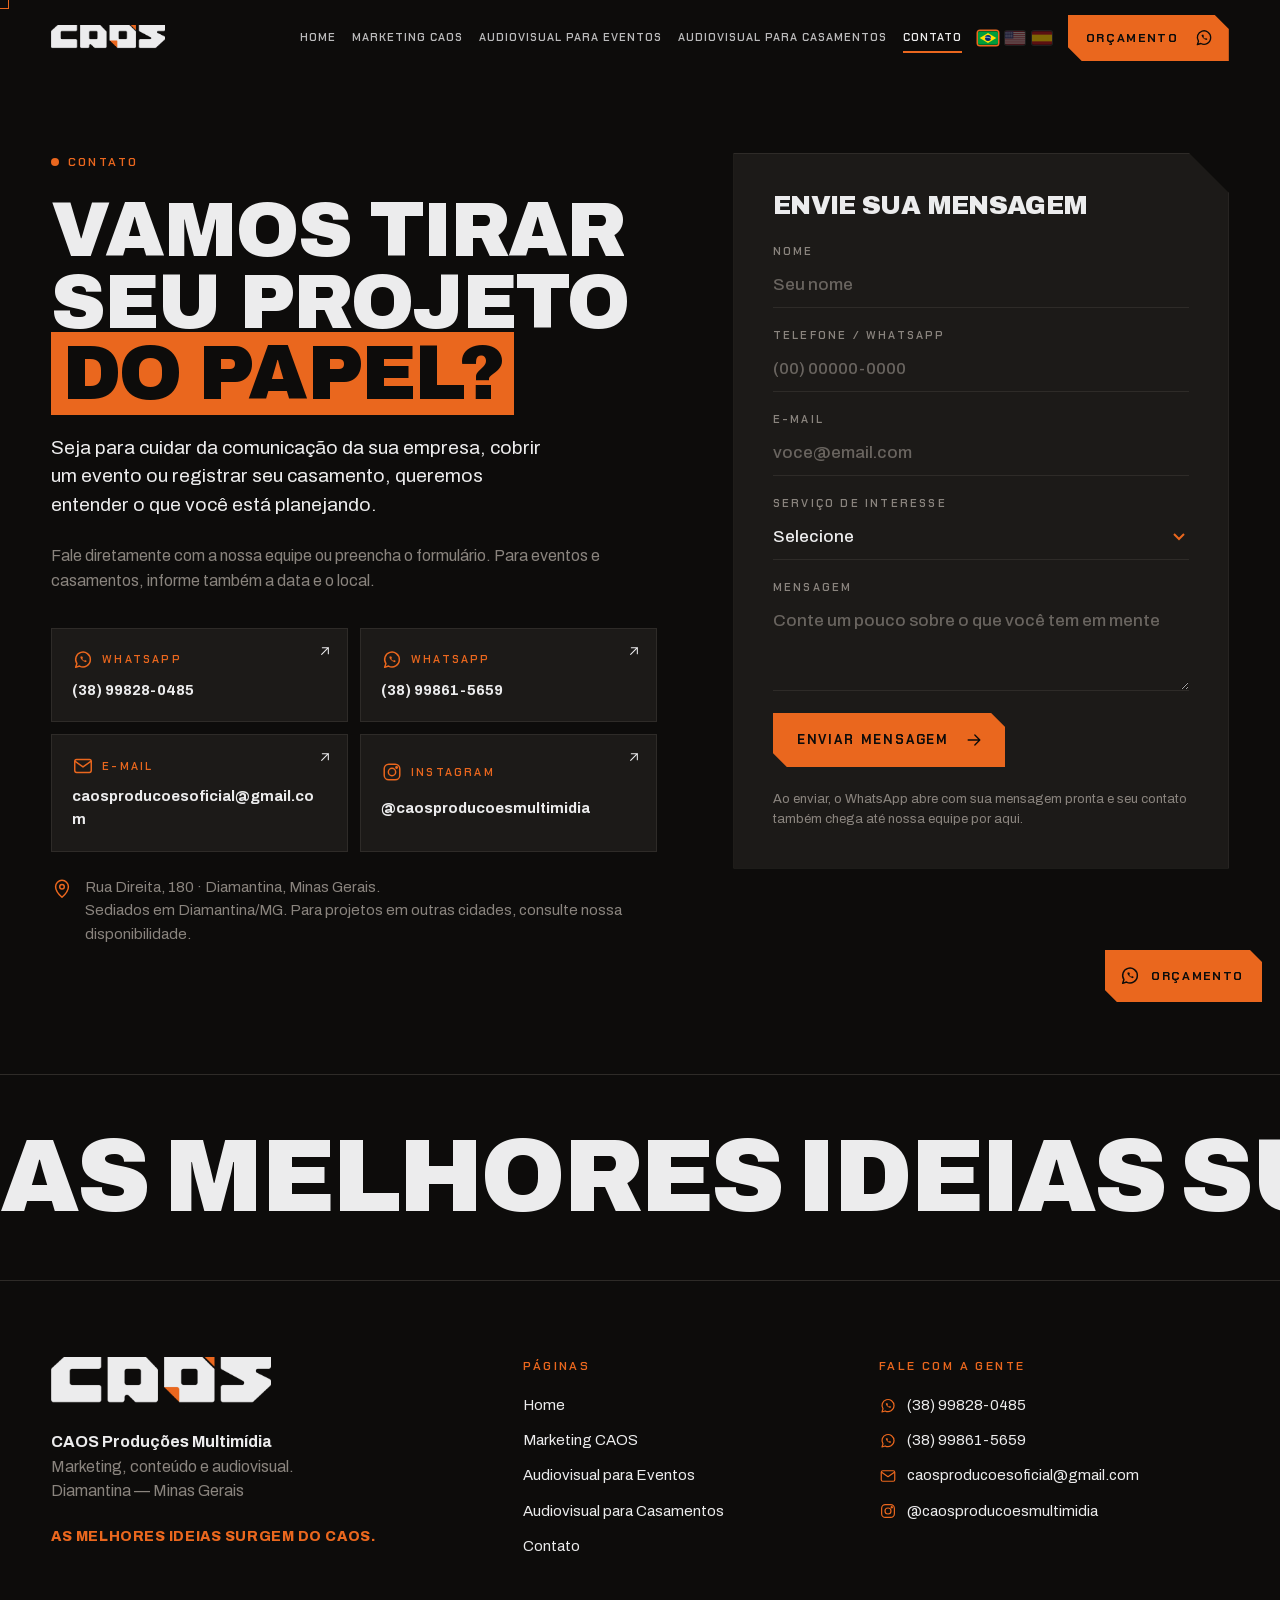
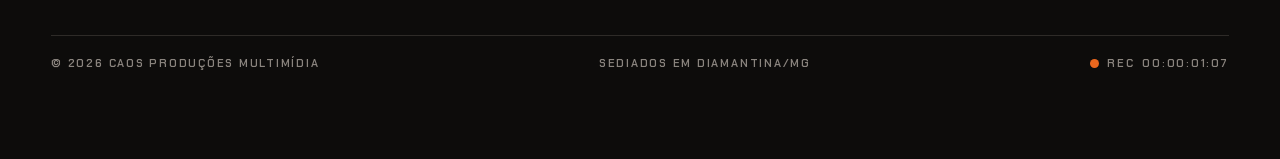
<file: contato/index.html>
<!doctype html>
<html lang="pt-BR" data-front="contato">
<head>
<meta charset="utf-8">
<meta name="viewport" content="width=device-width, initial-scale=1, viewport-fit=cover">
<title>Fale com a CAOS | Contato e Orçamentos</title>
<meta name="description" content="Entre em contato com a CAOS para projetos de marketing, produção audiovisual, eventos e casamentos. Fale pelo WhatsApp ou envie sua mensagem.">
<link rel="canonical" href="https://acaos.com.br/contato/">
<meta name="theme-color" content="#0D0C0B">
<meta property="og:type" content="website"><meta property="og:locale" content="pt_BR">
<meta property="og:site_name" content="CAOS Produções Multimídia">
<meta property="og:title" content="Fale com a CAOS | Contato e Orçamentos"><meta property="og:description" content="Entre em contato com a CAOS para projetos de marketing, produção audiovisual, eventos e casamentos. Fale pelo WhatsApp ou envie sua mensagem.">
<meta property="og:url" content="https://acaos.com.br/contato/"><meta property="og:image" content="https://acaos.com.br/assets/img/og-image.jpg">
<meta name="twitter:card" content="summary_large_image">
<link rel="icon" href="/assets/img/brand/favicon.svg" type="image/svg+xml">
<link rel="preload" href="/assets/fonts/Archivo-100-900-latin.woff2" as="font" type="font/woff2" crossorigin>
<link rel="stylesheet" href="/assets/fonts/fonts.css">
<link rel="stylesheet" href="/assets/css/style.css?v=1795022951">
<script>(function(){var l='pt';try{var m=location.search.match(/[?&]lang=(en|es|pt)/);if(m){l=m[1];localStorage.setItem('caosLang',l)}else{l=localStorage.getItem('caosLang')||'pt'}}catch(e){}if(l!=='en'&&l!=='es')l='pt';window.__LANG=l;if(l!=='pt'){document.documentElement.lang=l;document.write('<script src="/assets/i18n/'+l+'.js?v=179502295171382034"><\/script>')}})();</script>
<script>document.documentElement.classList.add('js');try{if(sessionStorage.getItem('caosNav')==='1')document.documentElement.classList.add('is-entering')}catch(e){}</script>
<script type="application/ld+json">{"@context": "https://schema.org", "@type": "ProfessionalService", "name": "CAOS Produções Multimídia", "url": "https://acaos.com.br", "image": "https://acaos.com.br/assets/img/og-image.jpg", "logo": "https://acaos.com.br/assets/img/brand/favicon.svg", "telephone": "+5538998280485", "email": "caosproducoesoficial@gmail.com", "address": {"@type": "PostalAddress", "streetAddress": "Rua Direita, 180", "addressLocality": "Diamantina", "addressRegion": "MG", "addressCountry": "BR"}, "areaServed": "Diamantina e região, Minas Gerais", "sameAs": ["https://www.instagram.com/caosproducoesmultimidia/"]}</script>

</head>
<body data-front="contato">
<a class="skip" href="#conteudo">Ir para o conteúdo</a>
<div class="curtain" aria-hidden="true"><i></i><i></i></div>
<div class="cursor" aria-hidden="true"><span></span><em></em></div>
<div class="progress" aria-hidden="true"><i></i></div>
<header class="hdr" data-hdr>
  <a class="hdr__logo" href="/" aria-label="CAOS · página inicial"><img src="/assets/img/brand/logo-nevoa.png" alt="CAOS" width="124" height="28"></a>
  <nav class="hdr__nav" aria-label="Principal"><a href="/" data-nav>Home</a><a href="/marketing/" data-nav>Marketing CAOS</a><a href="/eventos/" data-nav>Audiovisual para Eventos</a><a href="/casamentos/" data-nav>Audiovisual para Casamentos</a><a href="/contato/" aria-current=page data-nav>Contato</a></nav>
  <div class="lang" role="group" aria-label="Idioma"><button type="button" class="lang__b" data-l="pt" aria-label="Português" title="Português"><svg viewBox="0 0 30 20" aria-hidden="true"><rect width="30" height="20" fill="#009C3B"/><path d="M15 2.4 27.4 10 15 17.6 2.6 10z" fill="#FFDF00"/><circle cx="15" cy="10" r="4.5" fill="#002776"/><path d="M10.7 9.1c3.2-.6 6.3-.2 8.9 1.6" stroke="#fff" stroke-width=".9" fill="none"/></svg></button><button type="button" class="lang__b" data-l="en" aria-label="English" title="English"><svg viewBox="0 0 30 20" aria-hidden="true"><rect y="0.000" width="30" height="1.558" fill="#B22234"/><rect y="1.538" width="30" height="1.558" fill="#fff"/><rect y="3.077" width="30" height="1.558" fill="#B22234"/><rect y="4.615" width="30" height="1.558" fill="#fff"/><rect y="6.154" width="30" height="1.558" fill="#B22234"/><rect y="7.692" width="30" height="1.558" fill="#fff"/><rect y="9.231" width="30" height="1.558" fill="#B22234"/><rect y="10.769" width="30" height="1.558" fill="#fff"/><rect y="12.308" width="30" height="1.558" fill="#B22234"/><rect y="13.846" width="30" height="1.558" fill="#fff"/><rect y="15.385" width="30" height="1.558" fill="#B22234"/><rect y="16.923" width="30" height="1.558" fill="#fff"/><rect y="18.462" width="30" height="1.558" fill="#B22234"/><rect width="12.5" height="10.77" fill="#3C3B6E"/><circle cx="1.6" cy="1.5" r=".62" fill="#fff"/><circle cx="4.5" cy="1.5" r=".62" fill="#fff"/><circle cx="7.4" cy="1.5" r=".62" fill="#fff"/><circle cx="10.3" cy="1.5" r=".62" fill="#fff"/><circle cx="1.6" cy="3.7" r=".62" fill="#fff"/><circle cx="4.5" cy="3.7" r=".62" fill="#fff"/><circle cx="7.4" cy="3.7" r=".62" fill="#fff"/><circle cx="10.3" cy="3.7" r=".62" fill="#fff"/><circle cx="1.6" cy="5.9" r=".62" fill="#fff"/><circle cx="4.5" cy="5.9" r=".62" fill="#fff"/><circle cx="7.4" cy="5.9" r=".62" fill="#fff"/><circle cx="10.3" cy="5.9" r=".62" fill="#fff"/><circle cx="1.6" cy="8.1" r=".62" fill="#fff"/><circle cx="4.5" cy="8.1" r=".62" fill="#fff"/><circle cx="7.4" cy="8.1" r=".62" fill="#fff"/><circle cx="10.3" cy="8.1" r=".62" fill="#fff"/></svg></button><button type="button" class="lang__b" data-l="es" aria-label="Español" title="Español"><svg viewBox="0 0 30 20" aria-hidden="true"><rect width="30" height="20" fill="#AA151B"/><rect y="5" width="30" height="10" fill="#F1BF00"/></svg></button></div>
  <div class="hdr__cta"><a class="btn btn--solid" href="https://wa.me/5538998280485?text=Ol%C3%A1%2C%20CAOS%21%20Vim%20pelo%20site%20e%20gostaria%20de%20conversar%20sobre%20um%20projeto." target="_blank" rel="noopener" data-track="wa_header_contato" data-magnetic data-cursor="WhatsApp"><span class="btn__t">Orçamento</span><span class="btn__i"><svg class="ico" viewBox="0 0 24 24" fill="none" stroke="currentColor" stroke-width="1.6" stroke-linecap="round" stroke-linejoin="round" aria-hidden="true"><path d="M20 11.5A8 8 0 0 1 8.2 18.6L4 20l1.4-4.1A8 8 0 1 1 20 11.5Z"/><path d="M9 8.5c.3 2.6 2.700 5 6 6l1.2-1.4-2-1-.8.8c-.8-.3-1.800-1.300-2.200-2.200l.8-.8-1-2Z" fill="currentColor" stroke="none"/></svg></span></a></div>
  <button class="burger" type="button" aria-label="Abrir menu" aria-expanded="false" data-burger><span></span><span></span></button>
</header>
<div class="menu" data-menu aria-hidden="true">
  <nav aria-label="Menu"><a href="/" data-nav><small>00</small><span>Home</span></a><a href="/marketing/" data-nav><small>01</small><span>Marketing CAOS</span></a><a href="/eventos/" data-nav><small>02</small><span>Audiovisual para Eventos</span></a><a href="/casamentos/" data-nav><small>03</small><span>Audiovisual para Casamentos</span></a><a href="/contato/" data-nav><small>04</small><span>Contato</span></a></nav>
  <div class="menu__foot"><a href="https://wa.me/5538998280485?text=Ol%C3%A1%2C%20CAOS%21%20Vim%20pelo%20site%20e%20gostaria%20de%20conversar%20sobre%20um%20projeto." target="_blank" rel="noopener">WhatsApp (38) 99828-0485</a><a href="mailto:caosproducoesoficial@gmail.com">caosproducoesoficial@gmail.com</a></div>
</div>
<main id="conteudo">

<section class="sec sec--dark contact" data-sec>
  <div class="wrap contact__in">
    <div class="contact__l">
      <span class="lbl" data-reveal><i class="dot"></i> Contato</span>
      <h1 class="hero__h hero__h--md" data-split>Vamos tirar seu projeto <span class="hl">do papel?</span></h1>
      <p class="lead" data-reveal>Seja para cuidar da comunicação da sua empresa, cobrir um evento ou registrar seu casamento, queremos entender o que você está planejando.</p>
      <p data-reveal>Fale diretamente com a nossa equipe ou preencha o formulário. Para eventos e casamentos, informe também a data e o local.</p>
      <div class="ccards" data-reveal>
        <a class="ccard" href="https://wa.me/5538998280485?text=Ol%C3%A1%2C%20CAOS%21%20Vim%20pelo%20site%20e%20gostaria%20de%20conversar%20sobre%20um%20projeto." target="_blank" rel="noopener" data-track="wa_contato_1" data-cursor="WhatsApp"><span><svg class="ico" viewBox="0 0 24 24" fill="none" stroke="currentColor" stroke-width="1.6" stroke-linecap="round" stroke-linejoin="round" aria-hidden="true"><path d="M20 11.5A8 8 0 0 1 8.2 18.6L4 20l1.4-4.1A8 8 0 1 1 20 11.5Z"/><path d="M9 8.5c.3 2.6 2.700 5 6 6l1.2-1.4-2-1-.8.8c-.8-.3-1.800-1.300-2.200-2.200l.8-.8-1-2Z" fill="currentColor" stroke="none"/></svg> WhatsApp</span><strong>(38) 99828-0485</strong><i><svg class="ico" viewBox="0 0 24 24" fill="none" stroke="currentColor" stroke-width="1.6" stroke-linecap="round" stroke-linejoin="round" aria-hidden="true"><path d="M7 17 17 7M8 7h9v9"/></svg></i></a>
        <a class="ccard" href="https://wa.me/5538998615659?text=Ol%C3%A1%2C%20CAOS%21%20Vim%20pelo%20site%20e%20gostaria%20de%20conversar%20sobre%20um%20projeto." target="_blank" rel="noopener" data-track="wa_contato_2" data-cursor="WhatsApp"><span><svg class="ico" viewBox="0 0 24 24" fill="none" stroke="currentColor" stroke-width="1.6" stroke-linecap="round" stroke-linejoin="round" aria-hidden="true"><path d="M20 11.5A8 8 0 0 1 8.2 18.6L4 20l1.4-4.1A8 8 0 1 1 20 11.5Z"/><path d="M9 8.5c.3 2.6 2.700 5 6 6l1.2-1.4-2-1-.8.8c-.8-.3-1.800-1.300-2.200-2.200l.8-.8-1-2Z" fill="currentColor" stroke="none"/></svg> WhatsApp</span><strong>(38) 99861-5659</strong><i><svg class="ico" viewBox="0 0 24 24" fill="none" stroke="currentColor" stroke-width="1.6" stroke-linecap="round" stroke-linejoin="round" aria-hidden="true"><path d="M7 17 17 7M8 7h9v9"/></svg></i></a>
        <a class="ccard" href="mailto:caosproducoesoficial@gmail.com"><span><svg class="ico" viewBox="0 0 24 24" fill="none" stroke="currentColor" stroke-width="1.6" stroke-linecap="round" stroke-linejoin="round" aria-hidden="true"><rect x="3" y="5" width="18" height="14" rx="2"/><path d="m3.5 7 8.500 6L20.500 7"/></svg> E-mail</span><strong>caosproducoesoficial@gmail.com</strong><i><svg class="ico" viewBox="0 0 24 24" fill="none" stroke="currentColor" stroke-width="1.6" stroke-linecap="round" stroke-linejoin="round" aria-hidden="true"><path d="M7 17 17 7M8 7h9v9"/></svg></i></a>
        <a class="ccard" href="https://www.instagram.com/caosproducoesmultimidia/" target="_blank" rel="noopener"><span><svg class="ico" viewBox="0 0 24 24" fill="none" stroke="currentColor" stroke-width="1.6" stroke-linecap="round" stroke-linejoin="round" aria-hidden="true"><rect x="3.5" y="3.5" width="17" height="17" rx="5"/><circle cx="12" cy="12" r="4"/><circle cx="17" cy="7" r=".8" fill="currentColor"/></svg> Instagram</span><strong>@caosproducoesmultimidia</strong><i><svg class="ico" viewBox="0 0 24 24" fill="none" stroke="currentColor" stroke-width="1.6" stroke-linecap="round" stroke-linejoin="round" aria-hidden="true"><path d="M7 17 17 7M8 7h9v9"/></svg></i></a>
      </div>
      <p class="loc" data-reveal><svg class="ico" viewBox="0 0 24 24" fill="none" stroke="currentColor" stroke-width="1.6" stroke-linecap="round" stroke-linejoin="round" aria-hidden="true"><path d="M12 21s7-6.200 7-11.500A7 7 0 0 0 5 9.500C5 14.800 12 21 12 21Z"/><circle cx="12" cy="9.500" r="2.500"/></svg> Rua Direita, 180 · Diamantina, Minas Gerais.<br>Sediados em Diamantina/MG. Para projetos em outras cidades, consulte nossa disponibilidade.</p>
    </div>
    <form class="cform js-form" name="contato" method="POST" action="/contato/obrigado/" data-netlify="true" netlify-honeypot="bot-field" data-wa="geral" data-track="form_contato" data-reveal>
      <input type="hidden" name="form-name" value="contato"><p class="sr"><label>Não preencha <input name="bot-field"></label></p>
      <h2 class="h3">Envie sua mensagem</h2>
      <label class="fld"><span>Nome</span><input type="text" name="nome" placeholder="Seu nome" required ></label>
      <label class="fld"><span>Telefone / WhatsApp</span><input type="tel" name="telefone" placeholder="(00) 00000-0000" required ></label>
      <label class="fld"><span>E-mail</span><input type="email" name="email" placeholder="voce@email.com" ></label>
      <label class="fld"><span>Serviço de interesse</span><select name="servico" required data-service><option value="">Selecione</option><option value="Audiovisual para Eventos">Audiovisual para Eventos</option><option value="Audiovisual para Casamentos">Audiovisual para Casamentos</option><option value="Marketing CAOS">Marketing CAOS</option><option value="Outro assunto">Outro assunto</option></select></label>
      <div class="cform__extra" data-extra hidden><label class="fld"><span>Data do evento / casamento</span><input type="text" name="data" placeholder="ex.: 12/09/2027" ></label><label class="fld"><span>Local</span><input type="text" name="local" placeholder="Cidade / espaço" ></label></div>
      <label class="fld"><span>Mensagem</span><textarea name="mensagem" rows="3" placeholder="Conte um pouco sobre o que você tem em mente" required></textarea></label>
      <button class="btn btn--solid" type="submit" data-magnetic><span class="btn__t">Enviar mensagem</span><span class="btn__i"><svg class="ico" viewBox="0 0 24 24" fill="none" stroke="currentColor" stroke-width="1.6" stroke-linecap="round" stroke-linejoin="round" aria-hidden="true"><path d="M5 12h14M13 6l6 6-6 6"/></svg></span></button>
      <p class="fine">Ao enviar, o WhatsApp abre com sua mensagem pronta e seu contato também chega até nossa equipe por aqui.</p>
    </form>
  </div>
</section>
</main>
<footer class="ftr sec sec--dark">
  <div class="ftr__marquee" aria-hidden="true"><div class="marq" data-marq><span>As melhores ideias surgem do CAOS.&nbsp;</span><span>As melhores ideias surgem do CAOS.&nbsp;</span><span>As melhores ideias surgem do CAOS.&nbsp;</span><span>As melhores ideias surgem do CAOS.&nbsp;</span></div></div>
  <div class="wrap ftr__grid">
    <div class="ftr__brand">
      <img src="/assets/img/brand/logo-nevoa.png" alt="CAOS Produções Multimídia" width="220" height="50" loading="lazy">
      <p><strong>CAOS Produções Multimídia</strong><br>Marketing, conteúdo e audiovisual.<br>Diamantina — Minas Gerais</p>
      <p class="ftr__slogan">As melhores ideias surgem do CAOS.</p>
    </div>
    <nav class="ftr__col" aria-label="Rodapé"><span class="lbl">Páginas</span><a href="/">Home</a><a href="/marketing/">Marketing CAOS</a><a href="/eventos/">Audiovisual para Eventos</a><a href="/casamentos/">Audiovisual para Casamentos</a><a href="/contato/">Contato</a></nav>
    <div class="ftr__col"><span class="lbl">Fale com a gente</span>
      <a href="https://wa.me/5538998280485?text=Ol%C3%A1%2C%20CAOS%21%20Vim%20pelo%20site%20e%20gostaria%20de%20conversar%20sobre%20um%20projeto." target="_blank" rel="noopener" data-track="wa_footer"><svg class="ico" viewBox="0 0 24 24" fill="none" stroke="currentColor" stroke-width="1.6" stroke-linecap="round" stroke-linejoin="round" aria-hidden="true"><path d="M20 11.5A8 8 0 0 1 8.2 18.6L4 20l1.4-4.1A8 8 0 1 1 20 11.5Z"/><path d="M9 8.5c.3 2.6 2.700 5 6 6l1.2-1.4-2-1-.8.8c-.8-.3-1.800-1.300-2.200-2.200l.8-.8-1-2Z" fill="currentColor" stroke="none"/></svg> (38) 99828-0485</a>
      <a href="https://wa.me/5538998615659?text=Ol%C3%A1%2C%20CAOS%21%20Vim%20pelo%20site%20e%20gostaria%20de%20conversar%20sobre%20um%20projeto." target="_blank" rel="noopener" data-track="wa_footer_2"><svg class="ico" viewBox="0 0 24 24" fill="none" stroke="currentColor" stroke-width="1.6" stroke-linecap="round" stroke-linejoin="round" aria-hidden="true"><path d="M20 11.5A8 8 0 0 1 8.2 18.6L4 20l1.4-4.1A8 8 0 1 1 20 11.5Z"/><path d="M9 8.5c.3 2.6 2.700 5 6 6l1.2-1.4-2-1-.8.8c-.8-.3-1.800-1.300-2.200-2.200l.8-.8-1-2Z" fill="currentColor" stroke="none"/></svg> (38) 99861-5659</a>
      <a href="mailto:caosproducoesoficial@gmail.com"><svg class="ico" viewBox="0 0 24 24" fill="none" stroke="currentColor" stroke-width="1.6" stroke-linecap="round" stroke-linejoin="round" aria-hidden="true"><rect x="3" y="5" width="18" height="14" rx="2"/><path d="m3.5 7 8.500 6L20.500 7"/></svg> caosproducoesoficial@gmail.com</a>
      <a href="https://www.instagram.com/caosproducoesmultimidia/" target="_blank" rel="noopener"><svg class="ico" viewBox="0 0 24 24" fill="none" stroke="currentColor" stroke-width="1.6" stroke-linecap="round" stroke-linejoin="round" aria-hidden="true"><rect x="3.5" y="3.5" width="17" height="17" rx="5"/><circle cx="12" cy="12" r="4"/><circle cx="17" cy="7" r=".8" fill="currentColor"/></svg> @caosproducoesmultimidia</a>
    </div>
  </div>
  <div class="wrap ftr__base"><span>© 2026 CAOS Produções Multimídia</span><span>Sediados em Diamantina/MG</span><span class="rec-line"><b></b> REC <time data-timecode>00:00:00:00</time></span></div>
</footer>
<a class="fab" href="https://wa.me/5538998280485?text=Ol%C3%A1%2C%20CAOS%21%20Vim%20pelo%20site%20e%20gostaria%20de%20conversar%20sobre%20um%20projeto." target="_blank" rel="noopener" data-track="wa_fab" aria-label="Pedir orçamento pelo WhatsApp"><svg class="ico" viewBox="0 0 24 24" fill="none" stroke="currentColor" stroke-width="1.6" stroke-linecap="round" stroke-linejoin="round" aria-hidden="true"><path d="M20 11.5A8 8 0 0 1 8.2 18.6L4 20l1.4-4.1A8 8 0 1 1 20 11.5Z"/><path d="M9 8.5c.3 2.6 2.700 5 6 6l1.2-1.4-2-1-.8.8c-.8-.3-1.800-1.300-2.200-2.200l.8-.8-1-2Z" fill="currentColor" stroke="none"/></svg><span>Orçamento</span></a>
<div class="lightbox" data-lightbox hidden role="dialog" aria-modal="true" aria-label="Visualizar trabalho">
  <button class="lightbox__x" type="button" data-close aria-label="Fechar"><svg class="ico" viewBox="0 0 24 24" fill="none" stroke="currentColor" stroke-width="1.6" stroke-linecap="round" stroke-linejoin="round" aria-hidden="true"><path d="M5 5l14 14M19 5 5 19"/></svg></button>
  <div class="lightbox__stage" data-stage></div>
  <div class="lightbox__cap" data-cap></div>
  <button class="lightbox__nav prev" type="button" data-prev aria-label="Anterior"><svg class="ico" viewBox="0 0 24 24" fill="none" stroke="currentColor" stroke-width="1.6" stroke-linecap="round" stroke-linejoin="round" aria-hidden="true"><path d="M5 12h14M13 6l6 6-6 6"/></svg></button>
  <button class="lightbox__nav next" type="button" data-next aria-label="Próximo"><svg class="ico" viewBox="0 0 24 24" fill="none" stroke="currentColor" stroke-width="1.6" stroke-linecap="round" stroke-linejoin="round" aria-hidden="true"><path d="M5 12h14M13 6l6 6-6 6"/></svg></button>
</div>
<script type="application/json" id="works-data">{"aftermovie-evento": {"id": "aftermovie-evento", "frente": "eventos", "tipo": "video", "titulo": "Aftermovie Sertão Diamante", "cliente": "Sertão Diamante", "servico": "Filme do evento", "descricao": "Os principais acontecimentos e a atmosfera do evento em um só filme.", "capa": "/assets/img/portfolio/aftermovie-sertao.jpg", "youtube": "etzBxqLYMFM", "destaque": true}, "aftermovie-fad": {"id": "aftermovie-fad", "frente": "eventos", "tipo": "video", "titulo": "Aftermovie FAD", "cliente": "FAD", "servico": "Filme do evento", "descricao": "Os principais acontecimentos e a atmosfera do evento em um só filme.", "capa": "/assets/img/portfolio/evento-fad.jpg", "youtube": "pu70f4T4Mtc"}, "casamento-filme-1": {"id": "casamento-filme-1", "frente": "casamentos", "tipo": "video", "titulo": "Filme de casamento", "cliente": "Matheus e Marta", "servico": "Filme de casamento", "descricao": "Uma narrativa que conecta os momentos e a emoção do dia.", "capa": "/assets/img/portfolio/filme-matheus-marta.jpg", "destaque": true, "youtube": "ptnm9Niu5Jw"}, "casamento-fotos-1": {"id": "casamento-fotos-1", "frente": "casamentos", "tipo": "foto", "titulo": "Cerimônia e saída da igreja", "cliente": "Casal a confirmar", "servico": "Fotografia de casamento", "descricao": "O casal, os convidados e os detalhes da história de vocês.", "capa": "/assets/img/portfolio/casamento-saida-igreja.jpg"}, "casamento-prewedding": {"id": "casamento-prewedding", "frente": "casamentos", "tipo": "video", "titulo": "Pré-wedding", "cliente": "João e Alice", "servico": "Pré-wedding", "descricao": "A conexão de vocês registrada antes do grande dia.", "capa": "/assets/img/portfolio/casamento-prewedding.jpg", "youtube": "e2crN0yd5gg"}, "marketing-case-1": {"id": "marketing-case-1", "frente": "marketing", "tipo": "instagram", "titulo": "Gestão de redes sociais", "cliente": "Clientes CAOS", "servico": "Gestão de redes sociais", "descricao": "Planejamento de conteúdo, artes, vídeos e publicações para o Instagram de cada cliente.", "capa": "/assets/img/portfolio/insta-gestao-redes.jpg", "destaque": true}, "marketing-video-1": {"id": "marketing-video-1", "frente": "marketing", "tipo": "video", "titulo": "Vídeo institucional", "cliente": "Sertaneja", "servico": "Produção de fotos e vídeos", "descricao": "Apresentando produtos, equipe e estrutura com qualidade profissional.", "capa": "/assets/img/portfolio/institucional-sertaneja.jpg", "destaque": true, "youtube": "MZnS8lA_hLA"}, "marketing-campanha-1": {"id": "marketing-campanha-1", "frente": "marketing", "tipo": "foto", "titulo": "Campanha de lançamento", "cliente": "Cliente a confirmar", "servico": "Campanhas e ações de comunicação", "descricao": "Conceito, planejamento e materiais para uma data comercial.", "capa": ""}}</script>
<script>window.__CAOS_ANALYTICS={"ga4": "", "pixel": ""};</script>
<script src="/assets/js/i18n.js?v=1795022951" defer></script>
<script src="/assets/js/lenis.min.js" defer></script>
<script src="/assets/js/app.js?v=1795022951" defer></script>
</body>
</html>
</file>
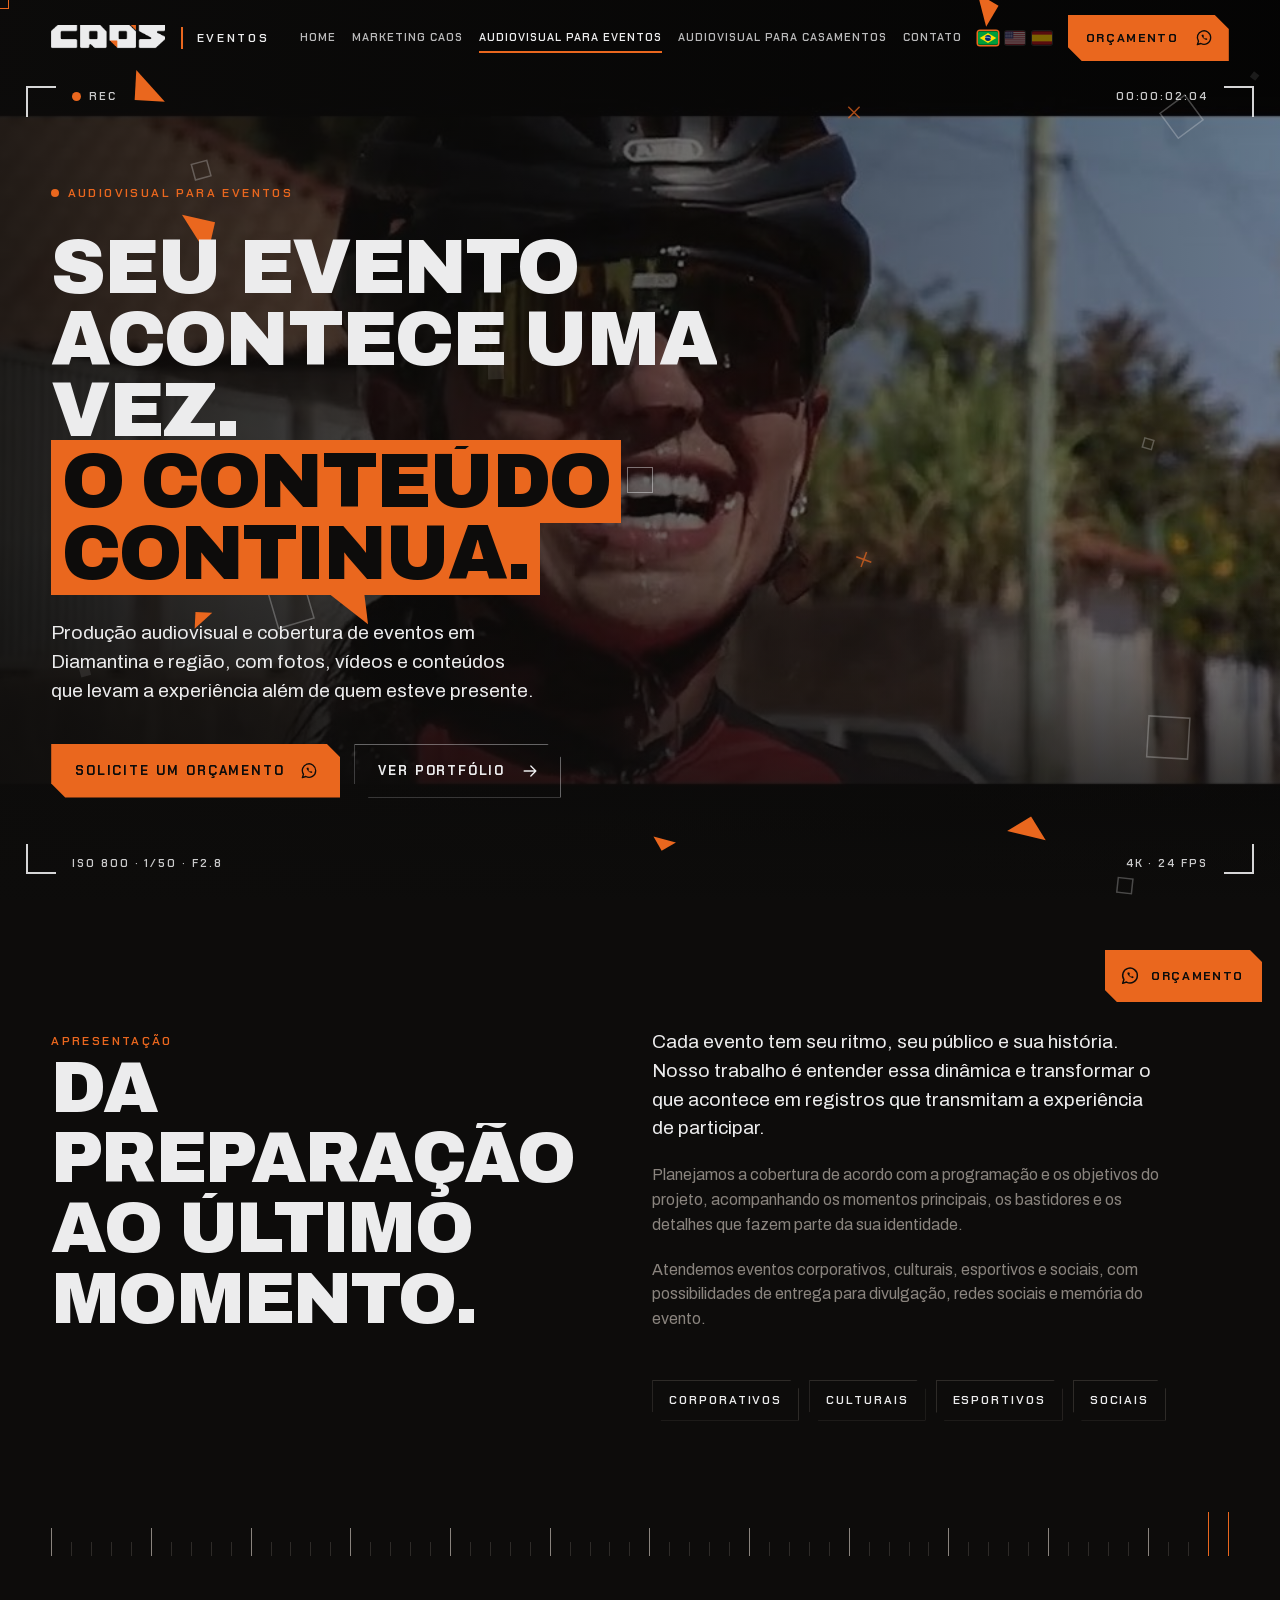
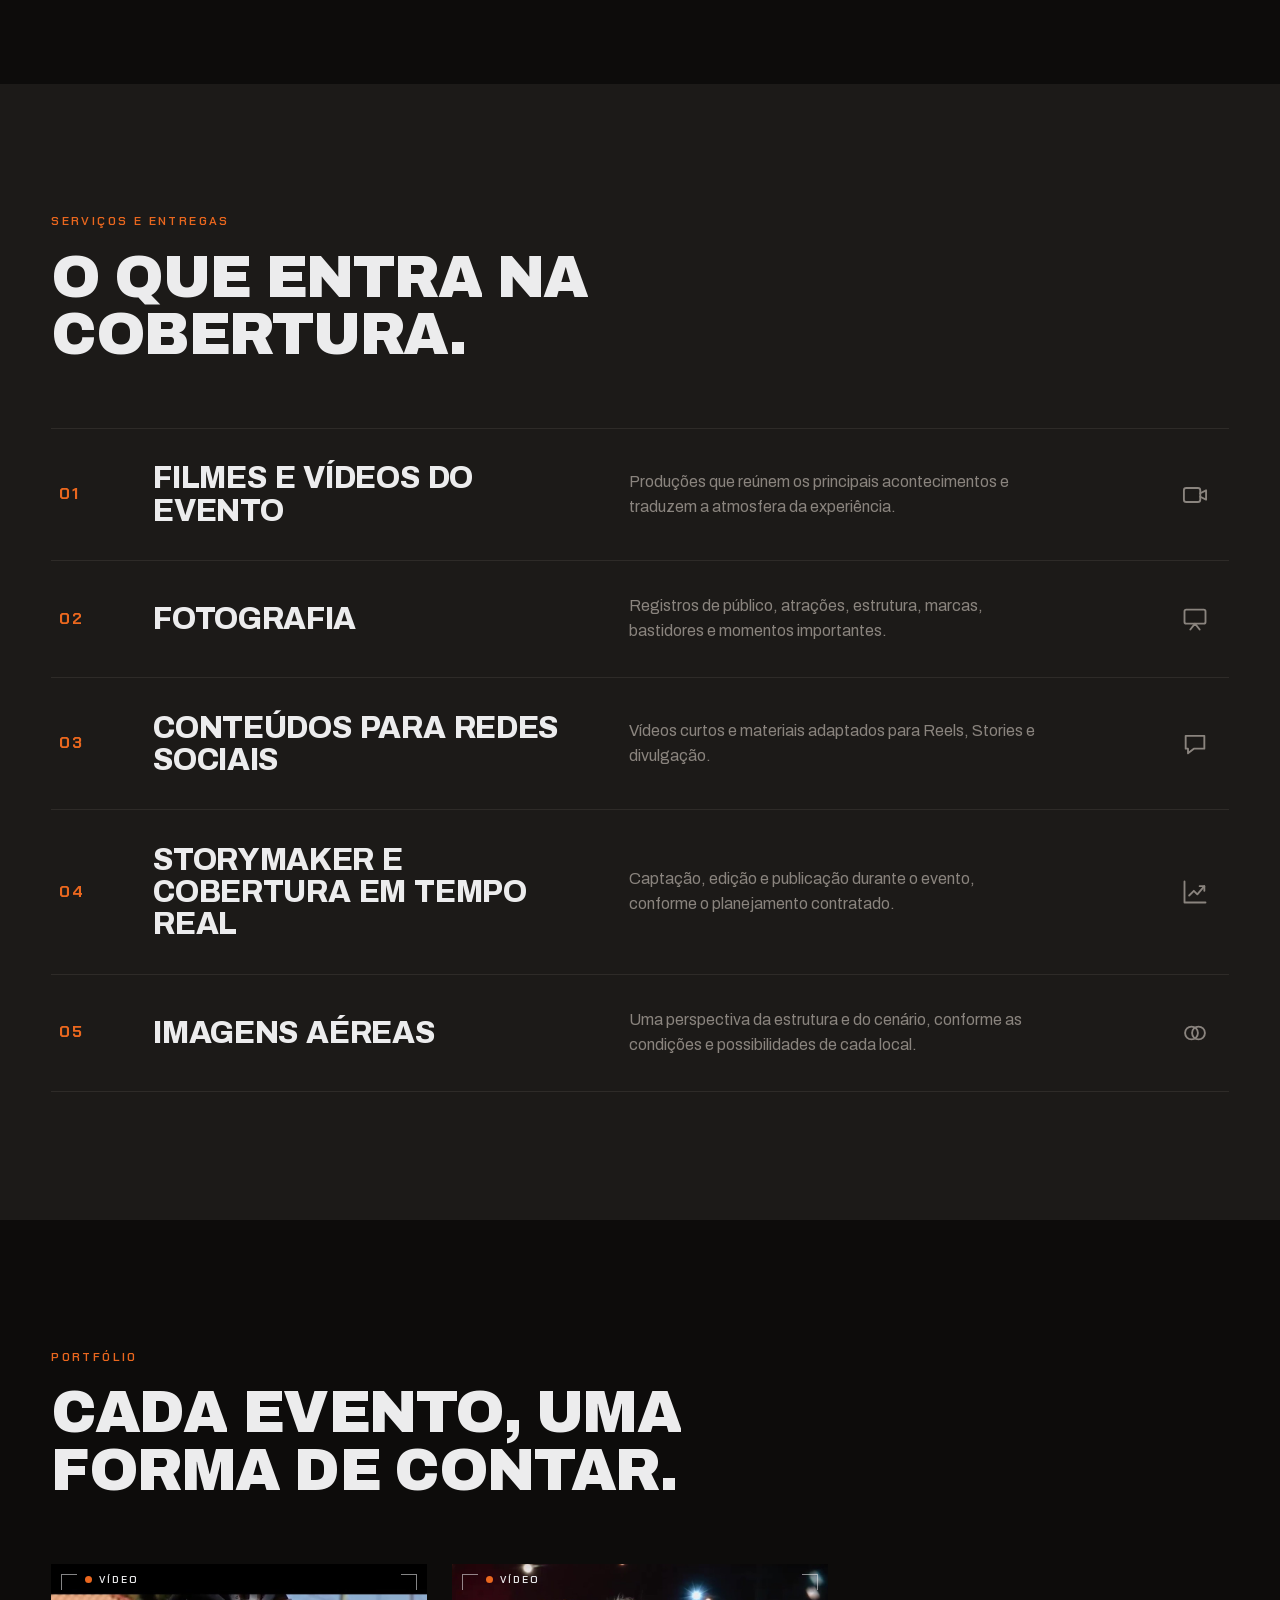
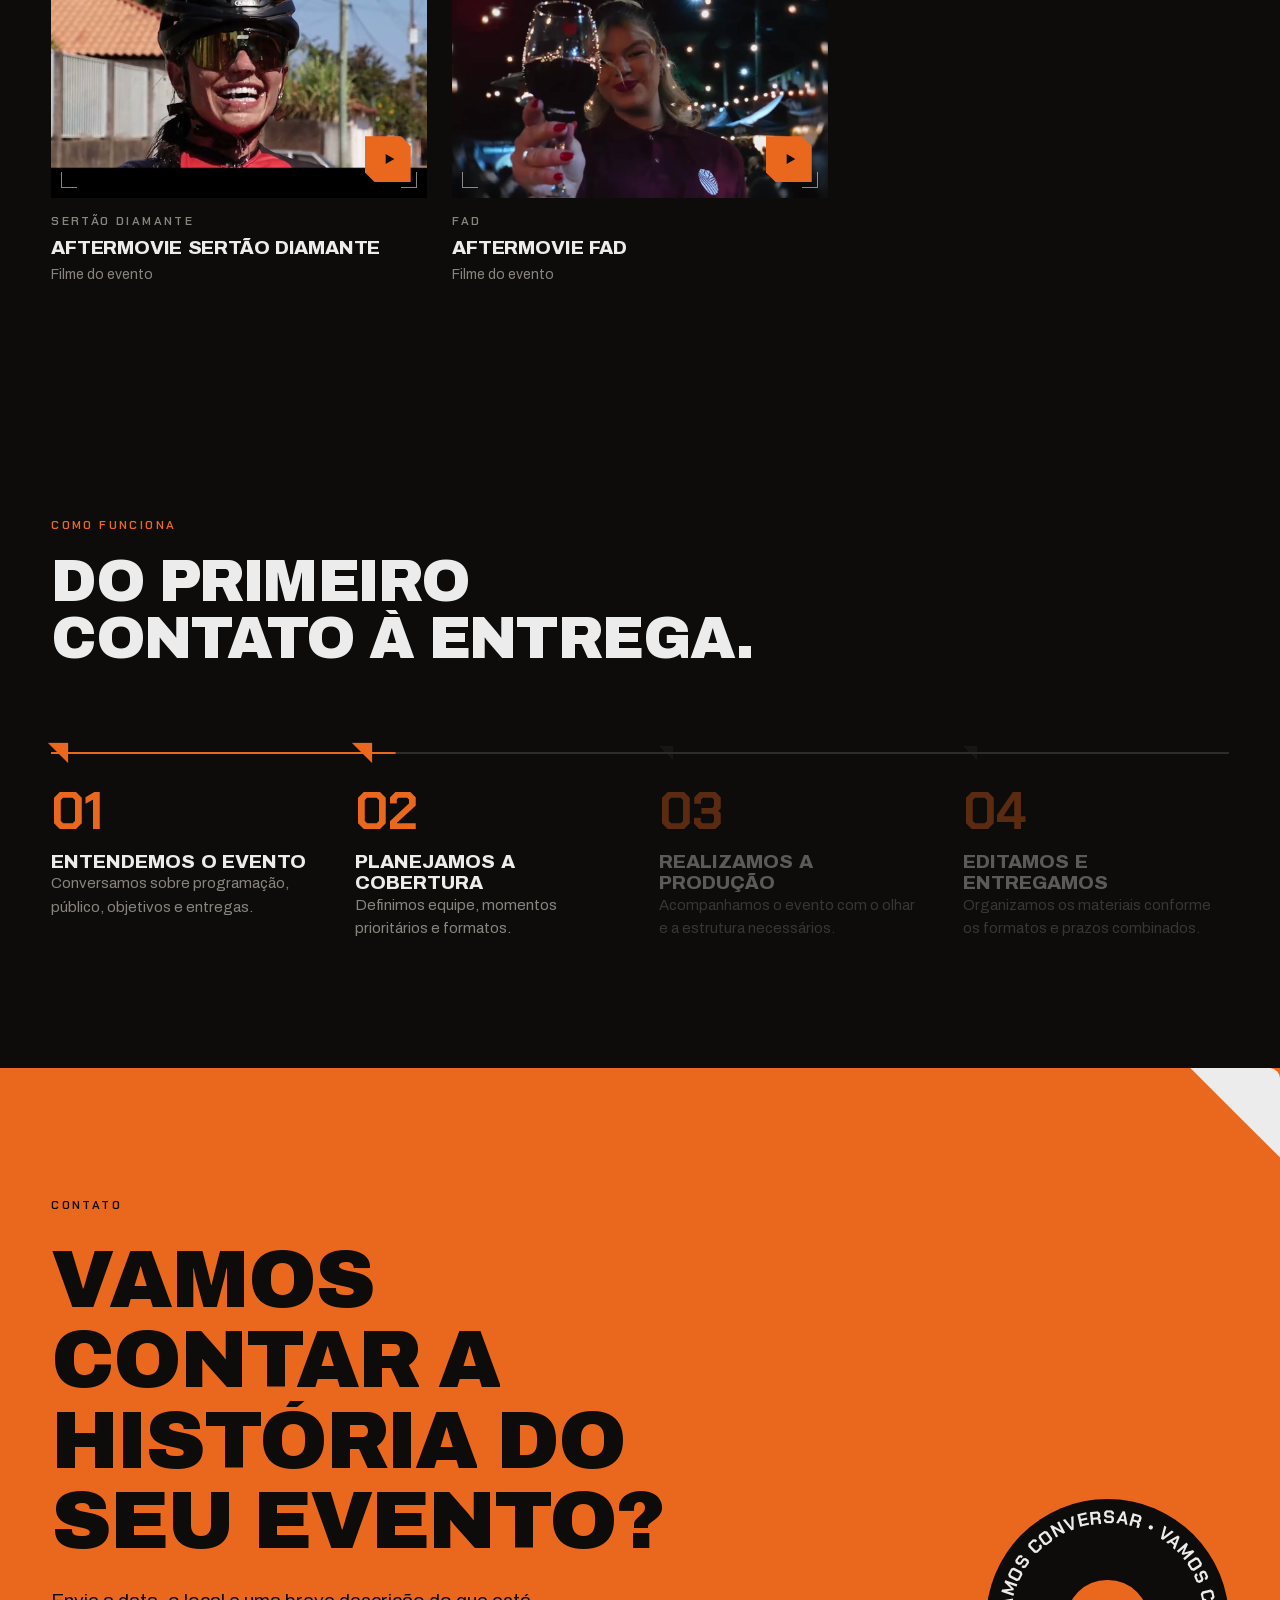
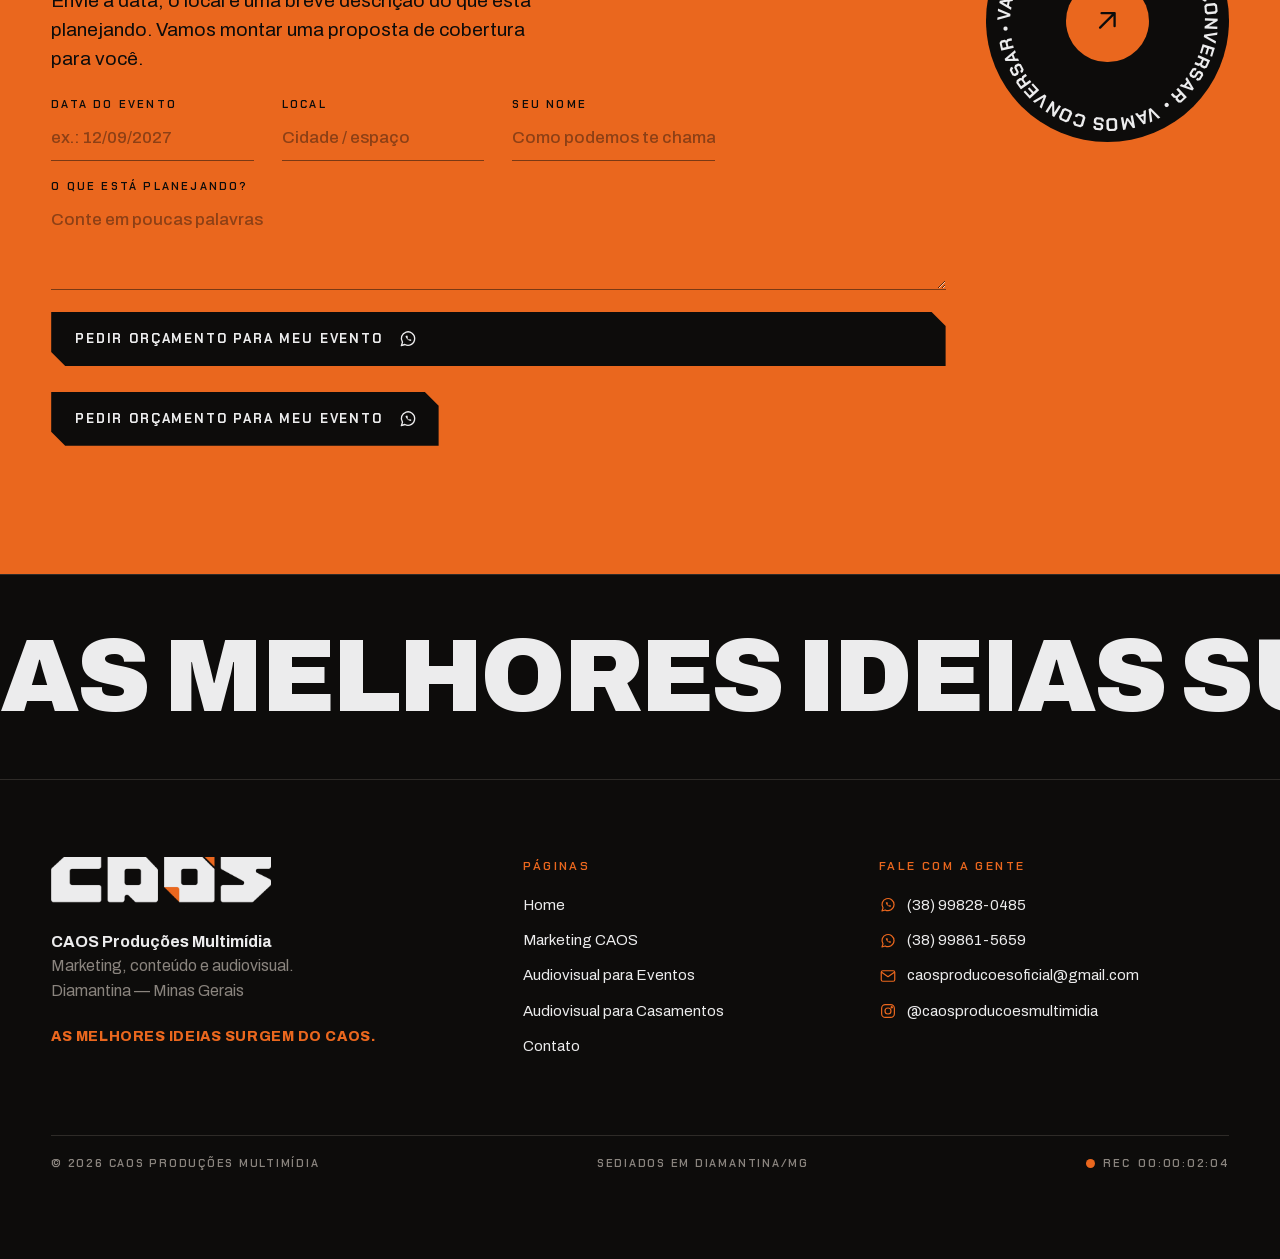
<file: eventos/index.html>
<!doctype html>
<html lang="pt-BR" data-front="eventos">
<head>
<meta charset="utf-8">
<meta name="viewport" content="width=device-width, initial-scale=1, viewport-fit=cover">
<title>Cobertura Audiovisual de Eventos em Diamantina | CAOS</title>
<meta name="description" content="Fotos, vídeos e cobertura em tempo real para eventos corporativos, culturais, esportivos e sociais. Conheça o portfólio da CAOS e solicite um orçamento.">
<link rel="canonical" href="https://acaos.com.br/eventos/">
<meta name="theme-color" content="#0D0C0B">
<meta property="og:type" content="website"><meta property="og:locale" content="pt_BR">
<meta property="og:site_name" content="CAOS Produções Multimídia">
<meta property="og:title" content="Cobertura Audiovisual de Eventos em Diamantina | CAOS"><meta property="og:description" content="Fotos, vídeos e cobertura em tempo real para eventos corporativos, culturais, esportivos e sociais. Conheça o portfólio da CAOS e solicite um orçamento.">
<meta property="og:url" content="https://acaos.com.br/eventos/"><meta property="og:image" content="https://acaos.com.br/assets/img/og-image.jpg">
<meta name="twitter:card" content="summary_large_image">
<link rel="icon" href="/assets/img/brand/favicon.svg" type="image/svg+xml">
<link rel="preload" href="/assets/fonts/Archivo-100-900-latin.woff2" as="font" type="font/woff2" crossorigin>
<link rel="stylesheet" href="/assets/fonts/fonts.css">
<link rel="stylesheet" href="/assets/css/style.css?v=1795022951">
<script>(function(){var l='pt';try{var m=location.search.match(/[?&]lang=(en|es|pt)/);if(m){l=m[1];localStorage.setItem('caosLang',l)}else{l=localStorage.getItem('caosLang')||'pt'}}catch(e){}if(l!=='en'&&l!=='es')l='pt';window.__LANG=l;if(l!=='pt'){document.documentElement.lang=l;document.write('<script src="/assets/i18n/'+l+'.js?v=179502295171382034"><\/script>')}})();</script>
<script>document.documentElement.classList.add('js');try{if(sessionStorage.getItem('caosNav')==='1')document.documentElement.classList.add('is-entering')}catch(e){}</script>
<script type="application/ld+json">{"@context": "https://schema.org", "@type": "ProfessionalService", "name": "CAOS Produções Multimídia", "url": "https://acaos.com.br", "image": "https://acaos.com.br/assets/img/og-image.jpg", "logo": "https://acaos.com.br/assets/img/brand/favicon.svg", "telephone": "+5538998280485", "email": "caosproducoesoficial@gmail.com", "address": {"@type": "PostalAddress", "streetAddress": "Rua Direita, 180", "addressLocality": "Diamantina", "addressRegion": "MG", "addressCountry": "BR"}, "areaServed": "Diamantina e região, Minas Gerais", "sameAs": ["https://www.instagram.com/caosproducoesmultimidia/"]}</script><script type="application/ld+json">{"@context": "https://schema.org", "@type": "Service", "name": "Eventos", "description": "Fotos, vídeos e cobertura em tempo real para eventos corporativos, culturais, esportivos e sociais. Conheça o portfólio da CAOS e solicite um orçamento.", "provider": {"@type": "ProfessionalService", "name": "CAOS Produções Multimídia"}, "areaServed": "Diamantina, MG", "url": "https://acaos.com.br/eventos/"}</script>

</head>
<body data-front="eventos">
<a class="skip" href="#conteudo">Ir para o conteúdo</a>
<div class="curtain" aria-hidden="true"><i></i><i></i></div>
<div class="cursor" aria-hidden="true"><span></span><em></em></div>
<div class="progress" aria-hidden="true"><i></i></div>
<header class="hdr" data-hdr>
  <a class="hdr__logo" href="/" aria-label="CAOS · página inicial"><img src="/assets/img/brand/logo-nevoa.png" alt="CAOS" width="124" height="28"></a><span class="hdr__front"><i></i>Eventos</span>
  <nav class="hdr__nav" aria-label="Principal"><a href="/" data-nav>Home</a><a href="/marketing/" data-nav>Marketing CAOS</a><a href="/eventos/" aria-current=page data-nav>Audiovisual para Eventos</a><a href="/casamentos/" data-nav>Audiovisual para Casamentos</a><a href="/contato/" data-nav>Contato</a></nav>
  <div class="lang" role="group" aria-label="Idioma"><button type="button" class="lang__b" data-l="pt" aria-label="Português" title="Português"><svg viewBox="0 0 30 20" aria-hidden="true"><rect width="30" height="20" fill="#009C3B"/><path d="M15 2.4 27.4 10 15 17.6 2.6 10z" fill="#FFDF00"/><circle cx="15" cy="10" r="4.5" fill="#002776"/><path d="M10.7 9.1c3.2-.6 6.3-.2 8.9 1.6" stroke="#fff" stroke-width=".9" fill="none"/></svg></button><button type="button" class="lang__b" data-l="en" aria-label="English" title="English"><svg viewBox="0 0 30 20" aria-hidden="true"><rect y="0.000" width="30" height="1.558" fill="#B22234"/><rect y="1.538" width="30" height="1.558" fill="#fff"/><rect y="3.077" width="30" height="1.558" fill="#B22234"/><rect y="4.615" width="30" height="1.558" fill="#fff"/><rect y="6.154" width="30" height="1.558" fill="#B22234"/><rect y="7.692" width="30" height="1.558" fill="#fff"/><rect y="9.231" width="30" height="1.558" fill="#B22234"/><rect y="10.769" width="30" height="1.558" fill="#fff"/><rect y="12.308" width="30" height="1.558" fill="#B22234"/><rect y="13.846" width="30" height="1.558" fill="#fff"/><rect y="15.385" width="30" height="1.558" fill="#B22234"/><rect y="16.923" width="30" height="1.558" fill="#fff"/><rect y="18.462" width="30" height="1.558" fill="#B22234"/><rect width="12.5" height="10.77" fill="#3C3B6E"/><circle cx="1.6" cy="1.5" r=".62" fill="#fff"/><circle cx="4.5" cy="1.5" r=".62" fill="#fff"/><circle cx="7.4" cy="1.5" r=".62" fill="#fff"/><circle cx="10.3" cy="1.5" r=".62" fill="#fff"/><circle cx="1.6" cy="3.7" r=".62" fill="#fff"/><circle cx="4.5" cy="3.7" r=".62" fill="#fff"/><circle cx="7.4" cy="3.7" r=".62" fill="#fff"/><circle cx="10.3" cy="3.7" r=".62" fill="#fff"/><circle cx="1.6" cy="5.9" r=".62" fill="#fff"/><circle cx="4.5" cy="5.9" r=".62" fill="#fff"/><circle cx="7.4" cy="5.9" r=".62" fill="#fff"/><circle cx="10.3" cy="5.9" r=".62" fill="#fff"/><circle cx="1.6" cy="8.1" r=".62" fill="#fff"/><circle cx="4.5" cy="8.1" r=".62" fill="#fff"/><circle cx="7.4" cy="8.1" r=".62" fill="#fff"/><circle cx="10.3" cy="8.1" r=".62" fill="#fff"/></svg></button><button type="button" class="lang__b" data-l="es" aria-label="Español" title="Español"><svg viewBox="0 0 30 20" aria-hidden="true"><rect width="30" height="20" fill="#AA151B"/><rect y="5" width="30" height="10" fill="#F1BF00"/></svg></button></div>
  <div class="hdr__cta"><a class="btn btn--solid" href="https://wa.me/5538998280485?text=Ol%C3%A1%2C%20CAOS%21%20Vim%20pelo%20site%20e%20gostaria%20de%20um%20or%C3%A7amento%20de%20audiovisual%20para%20o%20meu%20evento." target="_blank" rel="noopener" data-track="wa_header_eventos" data-magnetic data-cursor="WhatsApp"><span class="btn__t">Orçamento</span><span class="btn__i"><svg class="ico" viewBox="0 0 24 24" fill="none" stroke="currentColor" stroke-width="1.6" stroke-linecap="round" stroke-linejoin="round" aria-hidden="true"><path d="M20 11.5A8 8 0 0 1 8.2 18.6L4 20l1.4-4.1A8 8 0 1 1 20 11.5Z"/><path d="M9 8.5c.3 2.6 2.700 5 6 6l1.2-1.4-2-1-.8.8c-.8-.3-1.800-1.300-2.200-2.200l.8-.8-1-2Z" fill="currentColor" stroke="none"/></svg></span></a></div>
  <button class="burger" type="button" aria-label="Abrir menu" aria-expanded="false" data-burger><span></span><span></span></button>
</header>
<div class="menu" data-menu aria-hidden="true">
  <nav aria-label="Menu"><a href="/" data-nav><small>00</small><span>Home</span></a><a href="/marketing/" data-nav><small>01</small><span>Marketing CAOS</span></a><a href="/eventos/" data-nav><small>02</small><span>Audiovisual para Eventos</span></a><a href="/casamentos/" data-nav><small>03</small><span>Audiovisual para Casamentos</span></a><a href="/contato/" data-nav><small>04</small><span>Contato</span></a></nav>
  <div class="menu__foot"><a href="https://wa.me/5538998280485?text=Ol%C3%A1%2C%20CAOS%21%20Vim%20pelo%20site%20e%20gostaria%20de%20conversar%20sobre%20um%20projeto." target="_blank" rel="noopener">WhatsApp (38) 99828-0485</a><a href="mailto:caosproducoesoficial@gmail.com">caosproducoesoficial@gmail.com</a></div>
</div>
<main id="conteudo">

<section class="hero hero--ev sec sec--dark" data-sec>
  <div class="hero--ev__bg"><div class="frame frame--full" data-v="0" data-tipo="video"><img src="/assets/img/portfolio/aftermovie-sertao.jpg" alt="Aftermovie Sertão Diamante · Sertão Diamante" loading="lazy" decoding="async"><i class="fc tl"></i><i class="fc tr"></i><i class="fc bl"></i><i class="fc br"></i><span class="frame__rec"><b></b>VÍDEO</span><span class="frame__play"><svg class="ico" viewBox="0 0 24 24" fill="none" stroke="currentColor" stroke-width="1.6" stroke-linecap="round" stroke-linejoin="round" aria-hidden="true"><path d="M7 4.5v15l13-7.5Z" fill="currentColor" stroke="none"/></svg></span></div></div>
  <div class="hero__veil"></div>
  <canvas class="hero__canvas" data-chaos-canvas aria-hidden="true"></canvas>
  <div class="vf" aria-hidden="true">
  <i class="vf__c tl"></i><i class="vf__c tr"></i><i class="vf__c bl"></i><i class="vf__c br"></i>
  <span class="vf__rec"><b></b>REC</span><time class="vf__tc" data-timecode>00:00:00:00</time>
  <span class="vf__meta l">ISO 800 · 1/50 · F2.8</span><span class="vf__meta r">4K · 24 FPS</span>
  <i class="vf__cross"></i></div>
  <div class="wrap hero__in">
    <span class="lbl" data-reveal><i class="dot"></i> Audiovisual para Eventos</span>
    <h1 class="hero__h hero__h--md" data-split>Seu evento acontece uma vez. <span class="hl"><span class="nw">O conteúdo</span> continua.</span></h1>
    <p class="lead hero__p" data-reveal>Produção audiovisual e cobertura de eventos em Diamantina e região, com fotos, vídeos e conteúdos que levam a experiência além de quem esteve presente.</p>
    <div class="hero__btns" data-reveal><a class="btn btn--solid" href="https://wa.me/5538998280485?text=Ol%C3%A1%2C%20CAOS%21%20Vim%20pelo%20site%20e%20gostaria%20de%20um%20or%C3%A7amento%20de%20audiovisual%20para%20o%20meu%20evento." target="_blank" rel="noopener" data-track="ev_hero_wa" data-magnetic data-cursor="WhatsApp"><span class="btn__t">Solicite um orçamento</span><span class="btn__i"><svg class="ico" viewBox="0 0 24 24" fill="none" stroke="currentColor" stroke-width="1.6" stroke-linecap="round" stroke-linejoin="round" aria-hidden="true"><path d="M20 11.5A8 8 0 0 1 8.2 18.6L4 20l1.4-4.1A8 8 0 1 1 20 11.5Z"/><path d="M9 8.5c.3 2.6 2.700 5 6 6l1.2-1.4-2-1-.8.8c-.8-.3-1.800-1.300-2.200-2.200l.8-.8-1-2Z" fill="currentColor" stroke="none"/></svg></span></a><a class="btn btn--line" href="#portfolio" data-magnetic ><span class="btn__t">Ver portfólio</span><span class="btn__i"><svg class="ico" viewBox="0 0 24 24" fill="none" stroke="currentColor" stroke-width="1.6" stroke-linecap="round" stroke-linejoin="round" aria-hidden="true"><path d="M5 12h14M13 6l6 6-6 6"/></svg></span></a></div>
  </div>
</section>

<section class="sec sec--dark pres" data-sec>
  <div class="wrap pres__in">
    <div><span class="lbl" data-reveal>Apresentação</span><h2 class="h1" data-split>Da preparação ao último momento.</h2></div>
    <div class="pres__txt">
      <p class="lead" data-reveal>Cada evento tem seu ritmo, seu público e sua história. Nosso trabalho é entender essa dinâmica e transformar o que acontece em registros que transmitam a experiência de participar.</p>
      <p data-reveal>Planejamos a cobertura de acordo com a programação e os objetivos do projeto, acompanhando os momentos principais, os bastidores e os detalhes que fazem parte da sua identidade.</p>
      <p data-reveal>Atendemos eventos corporativos, culturais, esportivos e sociais, com possibilidades de entrega para divulgação, redes sociais e memória do evento.</p>
      <ul class="pills" data-reveal><li>Corporativos</li><li>Culturais</li><li>Esportivos</li><li>Sociais</li></ul>
    </div>
  </div>
  <div class="ruler" aria-hidden="true" data-ruler><i></i><i></i><i></i><i></i><i></i><i></i><i></i><i></i><i></i><i></i><i></i><i></i><i></i><i></i><i></i><i></i><i></i><i></i><i></i><i></i><i></i><i></i><i></i><i></i><i></i><i></i><i></i><i></i><i></i><i></i><i></i><i></i><i></i><i></i><i></i><i></i><i></i><i></i><i></i><i></i><i></i><i></i><i></i><i></i><i></i><i></i><i></i><i></i><i></i><i></i><i></i><i></i><i></i><i></i><i></i><i></i><i></i><i></i><i></i><i></i></div>
</section>

<section class="sec sec--grafite" data-sec>
  <div class="wrap"><div class="shead "><span class="lbl" data-reveal>Serviços e entregas</span><h2 class="h2" data-split>O que entra na cobertura.</h2></div><ul class="rows"><li class="row" data-row><span class="row__n">01</span><h3>Filmes e vídeos do evento</h3><p>Produções que reúnem os principais acontecimentos e traduzem a atmosfera da experiência.</p><span class="row__i"><svg class="ico" viewBox="0 0 24 24" fill="none" stroke="currentColor" stroke-width="1.6" stroke-linecap="round" stroke-linejoin="round" aria-hidden="true"><rect x="2.5" y="6" width="14" height="12" rx="2"/><path d="M16.5 10.5 21.5 8v8l-5-2.5"/></svg></span></li><li class="row" data-row><span class="row__n">02</span><h3>Fotografia</h3><p>Registros de público, atrações, estrutura, marcas, bastidores e momentos importantes.</p><span class="row__i"><svg class="ico" viewBox="0 0 24 24" fill="none" stroke="currentColor" stroke-width="1.6" stroke-linecap="round" stroke-linejoin="round" aria-hidden="true"><rect x="3" y="4" width="18" height="12" rx="1.5"/><path d="M8 21l4-5 4 5"/></svg></span></li><li class="row" data-row><span class="row__n">03</span><h3>Conteúdos para redes sociais</h3><p>Vídeos curtos e materiais adaptados para Reels, Stories e divulgação.</p><span class="row__i"><svg class="ico" viewBox="0 0 24 24" fill="none" stroke="currentColor" stroke-width="1.6" stroke-linecap="round" stroke-linejoin="round" aria-hidden="true"><path d="M4 5h16v11H11l-5 4v-4H4Z"/></svg></span></li><li class="row" data-row><span class="row__n">04</span><h3>Storymaker e cobertura em tempo real</h3><p>Captação, edição e publicação durante o evento, conforme o planejamento contratado.</p><span class="row__i"><svg class="ico" viewBox="0 0 24 24" fill="none" stroke="currentColor" stroke-width="1.6" stroke-linecap="round" stroke-linejoin="round" aria-hidden="true"><path d="M3 3v18h18"/><path d="m7 15 4-4 3 3 6-7"/><path d="M16 7h4v4"/></svg></span></li><li class="row" data-row><span class="row__n">05</span><h3>Imagens aéreas</h3><p>Uma perspectiva da estrutura e do cenário, conforme as condições e possibilidades de cada local.</p><span class="row__i"><svg class="ico" viewBox="0 0 24 24" fill="none" stroke="currentColor" stroke-width="1.6" stroke-linecap="round" stroke-linejoin="round" aria-hidden="true"><circle cx="9" cy="12" r="5.5"/><circle cx="15" cy="12" r="5.5"/></svg></span></li></ul></div>
</section>

<section class="sec sec--dark sec--portfolio" data-sec id="portfolio">
  <div class="wrap">
    <div class="shead shead--row"><div class="shead "><span class="lbl" data-reveal>Portfólio</span><h2 class="h2" data-split>Cada evento, uma forma de contar.</h2></div><div class="chips" data-chips></div></div>
    
    <div class="grid" data-grid><article class="work" data-tipo="video" data-frente="eventos"><button class="work__open" type="button" data-open="aftermovie-evento" data-cursor="Ver" aria-label="Abrir Aftermovie Sertão Diamante"><div class="frame " data-v="0" data-tipo="video"><img src="/assets/img/portfolio/aftermovie-sertao.jpg" alt="Aftermovie Sertão Diamante · Sertão Diamante" loading="lazy" decoding="async"><i class="fc tl"></i><i class="fc tr"></i><i class="fc bl"></i><i class="fc br"></i><span class="frame__rec"><b></b>VÍDEO</span><span class="frame__play"><svg class="ico" viewBox="0 0 24 24" fill="none" stroke="currentColor" stroke-width="1.6" stroke-linecap="round" stroke-linejoin="round" aria-hidden="true"><path d="M7 4.5v15l13-7.5Z" fill="currentColor" stroke="none"/></svg></span></div></button><div class="work__meta"><span class="lbl">Sertão Diamante</span><h3>Aftermovie Sertão Diamante</h3><p>Filme do evento</p></div></article><article class="work" data-tipo="video" data-frente="eventos"><button class="work__open" type="button" data-open="aftermovie-fad" data-cursor="Ver" aria-label="Abrir Aftermovie FAD"><div class="frame " data-v="1" data-tipo="video"><img src="/assets/img/portfolio/evento-fad.jpg" alt="Aftermovie FAD · FAD" loading="lazy" decoding="async"><i class="fc tl"></i><i class="fc tr"></i><i class="fc bl"></i><i class="fc br"></i><span class="frame__rec"><b></b>VÍDEO</span><span class="frame__play"><svg class="ico" viewBox="0 0 24 24" fill="none" stroke="currentColor" stroke-width="1.6" stroke-linecap="round" stroke-linejoin="round" aria-hidden="true"><path d="M7 4.5v15l13-7.5Z" fill="currentColor" stroke="none"/></svg></span></div></button><div class="work__meta"><span class="lbl">FAD</span><h3>Aftermovie FAD</h3><p>Filme do evento</p></div></article></div>
  </div>
</section>

<section class="sec sec--dark" data-sec>
  <div class="wrap"><div class="shead "><span class="lbl" data-reveal>Como funciona</span><h2 class="h2" data-split>Do primeiro contato à entrega.</h2></div>
  <ol class="steps " data-steps><i class="steps__line"><b></b></i><li class="step" data-step><span class="step__n">01</span><div><h3>Entendemos o evento</h3><p>Conversamos sobre programação, público, objetivos e entregas.</p></div></li><li class="step" data-step><span class="step__n">02</span><div><h3>Planejamos a cobertura</h3><p>Definimos equipe, momentos prioritários e formatos.</p></div></li><li class="step" data-step><span class="step__n">03</span><div><h3>Realizamos a produção</h3><p>Acompanhamos o evento com o olhar e a estrutura necessários.</p></div></li><li class="step" data-step><span class="step__n">04</span><div><h3>Editamos e entregamos</h3><p>Organizamos os materiais conforme os formatos e prazos combinados.</p></div></li></ol></div>
</section>
<section class="sec sec--laranja cta" data-sec>
  <div class="wrap cta__in">
    <div class="cta__txt">
      <span class="lbl lbl--k" data-reveal>Contato</span>
      <h2 class="h1 cta__h" data-split>Vamos contar a história do seu evento?</h2>
      <p class="lead" data-reveal>Envie a data, o local e uma breve descrição do que está planejando. Vamos montar uma proposta de cobertura para você.</p>
      <form class="mform js-form" name="orcamento-eventos" method="POST" action="/contato/obrigado/" data-netlify="true" netlify-honeypot="bot-field" data-wa="eventos" data-track="form_orcamento-eventos">
  <input type="hidden" name="form-name" value="orcamento-eventos"><p class="sr"><label>Não preencha <input name="bot-field"></label></p>
  <div class="mform__row"><label class="fld"><span>Data do evento</span><input type="text" name="data" placeholder="ex.: 12/09/2027" required ></label><label class="fld"><span>Local</span><input type="text" name="local" placeholder="Cidade / espaço" required ></label><label class="fld"><span>Seu nome</span><input type="text" name="nome" placeholder="Como podemos te chamar?" required ></label><label class="fld"><span>O que está planejando?</span><textarea name="mensagem" rows="3" placeholder="Conte em poucas palavras"></textarea></label></div>
  <button class="btn btn--dark" type="submit" data-magnetic><span class="btn__t">Pedir orçamento para meu evento</span><span class="btn__i"><svg class="ico" viewBox="0 0 24 24" fill="none" stroke="currentColor" stroke-width="1.6" stroke-linecap="round" stroke-linejoin="round" aria-hidden="true"><path d="M20 11.5A8 8 0 0 1 8.2 18.6L4 20l1.4-4.1A8 8 0 1 1 20 11.5Z"/><path d="M9 8.5c.3 2.6 2.700 5 6 6l1.2-1.4-2-1-.8.8c-.8-.3-1.800-1.300-2.200-2.200l.8-.8-1-2Z" fill="currentColor" stroke="none"/></svg></span></button>
</form>
      <div data-reveal><a class="btn btn--dark" href="https://wa.me/5538998280485?text=Ol%C3%A1%2C%20CAOS%21%20Vim%20pelo%20site%20e%20gostaria%20de%20um%20or%C3%A7amento%20de%20audiovisual%20para%20o%20meu%20evento." target="_blank" rel="noopener" data-track="wa_cta_eventos" data-magnetic data-cursor="WhatsApp"><span class="btn__t">Pedir orçamento para meu evento</span><span class="btn__i"><svg class="ico" viewBox="0 0 24 24" fill="none" stroke="currentColor" stroke-width="1.6" stroke-linecap="round" stroke-linejoin="round" aria-hidden="true"><path d="M20 11.5A8 8 0 0 1 8.2 18.6L4 20l1.4-4.1A8 8 0 1 1 20 11.5Z"/><path d="M9 8.5c.3 2.6 2.700 5 6 6l1.2-1.4-2-1-.8.8c-.8-.3-1.800-1.300-2.200-2.200l.8-.8-1-2Z" fill="currentColor" stroke="none"/></svg></span></a></div>
    </div>
    <a class="orb" href="https://wa.me/5538998280485?text=Ol%C3%A1%2C%20CAOS%21%20Vim%20pelo%20site%20e%20gostaria%20de%20um%20or%C3%A7amento%20de%20audiovisual%20para%20o%20meu%20evento." target="_blank" rel="noopener" data-track="wa_orb_eventos" data-magnetic data-cursor="WhatsApp"><svg viewBox="0 0 200 200" class="orb__ring" aria-hidden="true"><defs><path id="orbp" d="M100,100 m-80,0 a80,80 0 1,1 160,0 a80,80 0 1,1 -160,0"/></defs><text><textPath href="#orbp" textLength="500">VAMOS CONVERSAR • VAMOS CONVERSAR • VAMOS CONVERSAR • </textPath></text></svg><span class="orb__c"><svg class="ico" viewBox="0 0 24 24" fill="none" stroke="currentColor" stroke-width="1.6" stroke-linecap="round" stroke-linejoin="round" aria-hidden="true"><path d="M7 17 17 7M8 7h9v9"/></svg></span><span class="sr">Vamos conversar</span></a>
  </div>
  <i class="dobra dobra--k"></i>
</section>

</main>
<footer class="ftr sec sec--dark">
  <div class="ftr__marquee" aria-hidden="true"><div class="marq" data-marq><span>As melhores ideias surgem do CAOS.&nbsp;</span><span>As melhores ideias surgem do CAOS.&nbsp;</span><span>As melhores ideias surgem do CAOS.&nbsp;</span><span>As melhores ideias surgem do CAOS.&nbsp;</span></div></div>
  <div class="wrap ftr__grid">
    <div class="ftr__brand">
      <img src="/assets/img/brand/logo-nevoa.png" alt="CAOS Produções Multimídia" width="220" height="50" loading="lazy">
      <p><strong>CAOS Produções Multimídia</strong><br>Marketing, conteúdo e audiovisual.<br>Diamantina — Minas Gerais</p>
      <p class="ftr__slogan">As melhores ideias surgem do CAOS.</p>
    </div>
    <nav class="ftr__col" aria-label="Rodapé"><span class="lbl">Páginas</span><a href="/">Home</a><a href="/marketing/">Marketing CAOS</a><a href="/eventos/">Audiovisual para Eventos</a><a href="/casamentos/">Audiovisual para Casamentos</a><a href="/contato/">Contato</a></nav>
    <div class="ftr__col"><span class="lbl">Fale com a gente</span>
      <a href="https://wa.me/5538998280485?text=Ol%C3%A1%2C%20CAOS%21%20Vim%20pelo%20site%20e%20gostaria%20de%20um%20or%C3%A7amento%20de%20audiovisual%20para%20o%20meu%20evento." target="_blank" rel="noopener" data-track="wa_footer"><svg class="ico" viewBox="0 0 24 24" fill="none" stroke="currentColor" stroke-width="1.6" stroke-linecap="round" stroke-linejoin="round" aria-hidden="true"><path d="M20 11.5A8 8 0 0 1 8.2 18.6L4 20l1.4-4.1A8 8 0 1 1 20 11.5Z"/><path d="M9 8.5c.3 2.6 2.700 5 6 6l1.2-1.4-2-1-.8.8c-.8-.3-1.800-1.300-2.200-2.200l.8-.8-1-2Z" fill="currentColor" stroke="none"/></svg> (38) 99828-0485</a>
      <a href="https://wa.me/5538998615659?text=Ol%C3%A1%2C%20CAOS%21%20Vim%20pelo%20site%20e%20gostaria%20de%20um%20or%C3%A7amento%20de%20audiovisual%20para%20o%20meu%20evento." target="_blank" rel="noopener" data-track="wa_footer_2"><svg class="ico" viewBox="0 0 24 24" fill="none" stroke="currentColor" stroke-width="1.6" stroke-linecap="round" stroke-linejoin="round" aria-hidden="true"><path d="M20 11.5A8 8 0 0 1 8.2 18.6L4 20l1.4-4.1A8 8 0 1 1 20 11.5Z"/><path d="M9 8.5c.3 2.6 2.700 5 6 6l1.2-1.4-2-1-.8.8c-.8-.3-1.800-1.300-2.200-2.200l.8-.8-1-2Z" fill="currentColor" stroke="none"/></svg> (38) 99861-5659</a>
      <a href="mailto:caosproducoesoficial@gmail.com"><svg class="ico" viewBox="0 0 24 24" fill="none" stroke="currentColor" stroke-width="1.6" stroke-linecap="round" stroke-linejoin="round" aria-hidden="true"><rect x="3" y="5" width="18" height="14" rx="2"/><path d="m3.5 7 8.500 6L20.500 7"/></svg> caosproducoesoficial@gmail.com</a>
      <a href="https://www.instagram.com/caosproducoesmultimidia/" target="_blank" rel="noopener"><svg class="ico" viewBox="0 0 24 24" fill="none" stroke="currentColor" stroke-width="1.6" stroke-linecap="round" stroke-linejoin="round" aria-hidden="true"><rect x="3.5" y="3.5" width="17" height="17" rx="5"/><circle cx="12" cy="12" r="4"/><circle cx="17" cy="7" r=".8" fill="currentColor"/></svg> @caosproducoesmultimidia</a>
    </div>
  </div>
  <div class="wrap ftr__base"><span>© 2026 CAOS Produções Multimídia</span><span>Sediados em Diamantina/MG</span><span class="rec-line"><b></b> REC <time data-timecode>00:00:00:00</time></span></div>
</footer>
<a class="fab" href="https://wa.me/5538998280485?text=Ol%C3%A1%2C%20CAOS%21%20Vim%20pelo%20site%20e%20gostaria%20de%20um%20or%C3%A7amento%20de%20audiovisual%20para%20o%20meu%20evento." target="_blank" rel="noopener" data-track="wa_fab" aria-label="Pedir orçamento pelo WhatsApp"><svg class="ico" viewBox="0 0 24 24" fill="none" stroke="currentColor" stroke-width="1.6" stroke-linecap="round" stroke-linejoin="round" aria-hidden="true"><path d="M20 11.5A8 8 0 0 1 8.2 18.6L4 20l1.4-4.1A8 8 0 1 1 20 11.5Z"/><path d="M9 8.5c.3 2.6 2.700 5 6 6l1.2-1.4-2-1-.8.8c-.8-.3-1.800-1.300-2.200-2.200l.8-.8-1-2Z" fill="currentColor" stroke="none"/></svg><span>Orçamento</span></a>
<div class="lightbox" data-lightbox hidden role="dialog" aria-modal="true" aria-label="Visualizar trabalho">
  <button class="lightbox__x" type="button" data-close aria-label="Fechar"><svg class="ico" viewBox="0 0 24 24" fill="none" stroke="currentColor" stroke-width="1.6" stroke-linecap="round" stroke-linejoin="round" aria-hidden="true"><path d="M5 5l14 14M19 5 5 19"/></svg></button>
  <div class="lightbox__stage" data-stage></div>
  <div class="lightbox__cap" data-cap></div>
  <button class="lightbox__nav prev" type="button" data-prev aria-label="Anterior"><svg class="ico" viewBox="0 0 24 24" fill="none" stroke="currentColor" stroke-width="1.6" stroke-linecap="round" stroke-linejoin="round" aria-hidden="true"><path d="M5 12h14M13 6l6 6-6 6"/></svg></button>
  <button class="lightbox__nav next" type="button" data-next aria-label="Próximo"><svg class="ico" viewBox="0 0 24 24" fill="none" stroke="currentColor" stroke-width="1.6" stroke-linecap="round" stroke-linejoin="round" aria-hidden="true"><path d="M5 12h14M13 6l6 6-6 6"/></svg></button>
</div>
<script type="application/json" id="works-data">{"aftermovie-evento": {"id": "aftermovie-evento", "frente": "eventos", "tipo": "video", "titulo": "Aftermovie Sertão Diamante", "cliente": "Sertão Diamante", "servico": "Filme do evento", "descricao": "Os principais acontecimentos e a atmosfera do evento em um só filme.", "capa": "/assets/img/portfolio/aftermovie-sertao.jpg", "youtube": "etzBxqLYMFM", "destaque": true}, "aftermovie-fad": {"id": "aftermovie-fad", "frente": "eventos", "tipo": "video", "titulo": "Aftermovie FAD", "cliente": "FAD", "servico": "Filme do evento", "descricao": "Os principais acontecimentos e a atmosfera do evento em um só filme.", "capa": "/assets/img/portfolio/evento-fad.jpg", "youtube": "pu70f4T4Mtc"}, "casamento-filme-1": {"id": "casamento-filme-1", "frente": "casamentos", "tipo": "video", "titulo": "Filme de casamento", "cliente": "Matheus e Marta", "servico": "Filme de casamento", "descricao": "Uma narrativa que conecta os momentos e a emoção do dia.", "capa": "/assets/img/portfolio/filme-matheus-marta.jpg", "destaque": true, "youtube": "ptnm9Niu5Jw"}, "casamento-fotos-1": {"id": "casamento-fotos-1", "frente": "casamentos", "tipo": "foto", "titulo": "Cerimônia e saída da igreja", "cliente": "Casal a confirmar", "servico": "Fotografia de casamento", "descricao": "O casal, os convidados e os detalhes da história de vocês.", "capa": "/assets/img/portfolio/casamento-saida-igreja.jpg"}, "casamento-prewedding": {"id": "casamento-prewedding", "frente": "casamentos", "tipo": "video", "titulo": "Pré-wedding", "cliente": "João e Alice", "servico": "Pré-wedding", "descricao": "A conexão de vocês registrada antes do grande dia.", "capa": "/assets/img/portfolio/casamento-prewedding.jpg", "youtube": "e2crN0yd5gg"}, "marketing-case-1": {"id": "marketing-case-1", "frente": "marketing", "tipo": "instagram", "titulo": "Gestão de redes sociais", "cliente": "Clientes CAOS", "servico": "Gestão de redes sociais", "descricao": "Planejamento de conteúdo, artes, vídeos e publicações para o Instagram de cada cliente.", "capa": "/assets/img/portfolio/insta-gestao-redes.jpg", "destaque": true}, "marketing-video-1": {"id": "marketing-video-1", "frente": "marketing", "tipo": "video", "titulo": "Vídeo institucional", "cliente": "Sertaneja", "servico": "Produção de fotos e vídeos", "descricao": "Apresentando produtos, equipe e estrutura com qualidade profissional.", "capa": "/assets/img/portfolio/institucional-sertaneja.jpg", "destaque": true, "youtube": "MZnS8lA_hLA"}, "marketing-campanha-1": {"id": "marketing-campanha-1", "frente": "marketing", "tipo": "foto", "titulo": "Campanha de lançamento", "cliente": "Cliente a confirmar", "servico": "Campanhas e ações de comunicação", "descricao": "Conceito, planejamento e materiais para uma data comercial.", "capa": ""}}</script>
<script>window.__CAOS_ANALYTICS={"ga4": "", "pixel": ""};</script>
<script src="/assets/js/i18n.js?v=1795022951" defer></script>
<script src="/assets/js/lenis.min.js" defer></script>
<script src="/assets/js/app.js?v=1795022951" defer></script>
</body>
</html>
</file>
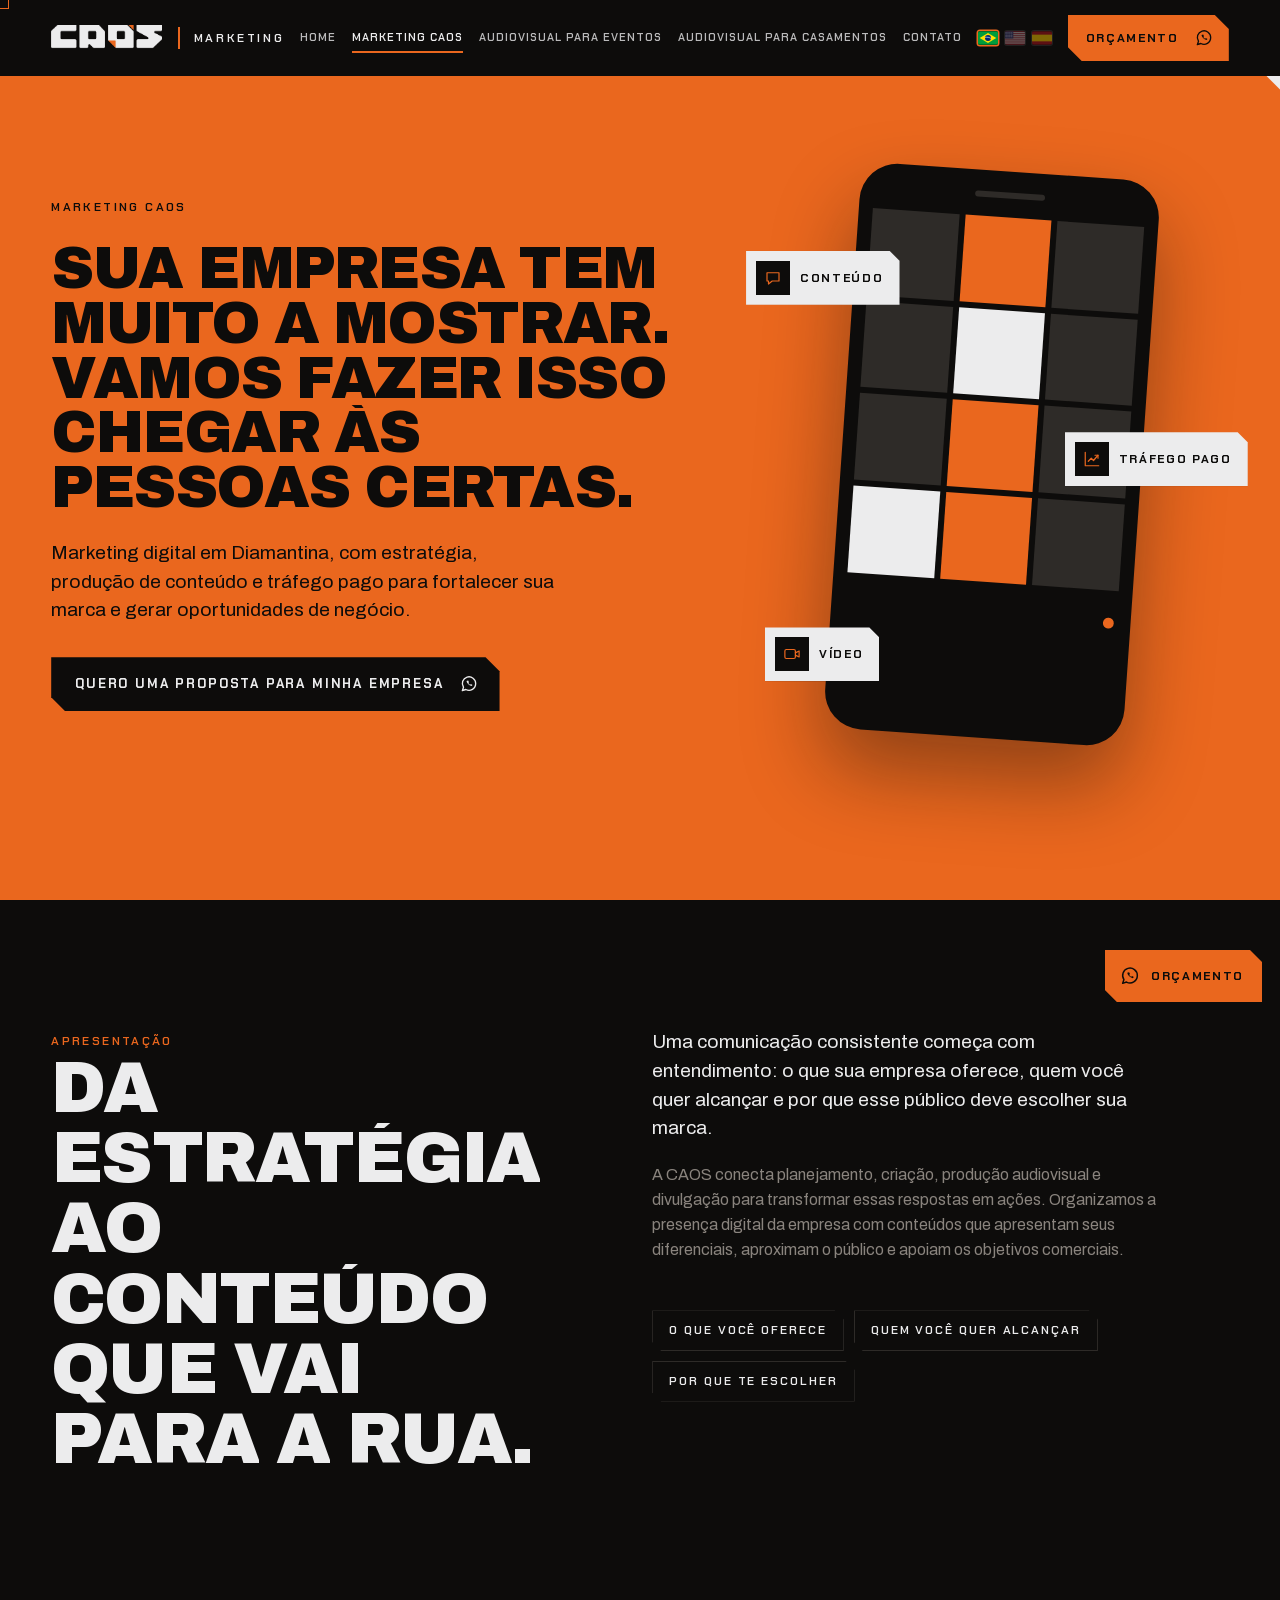
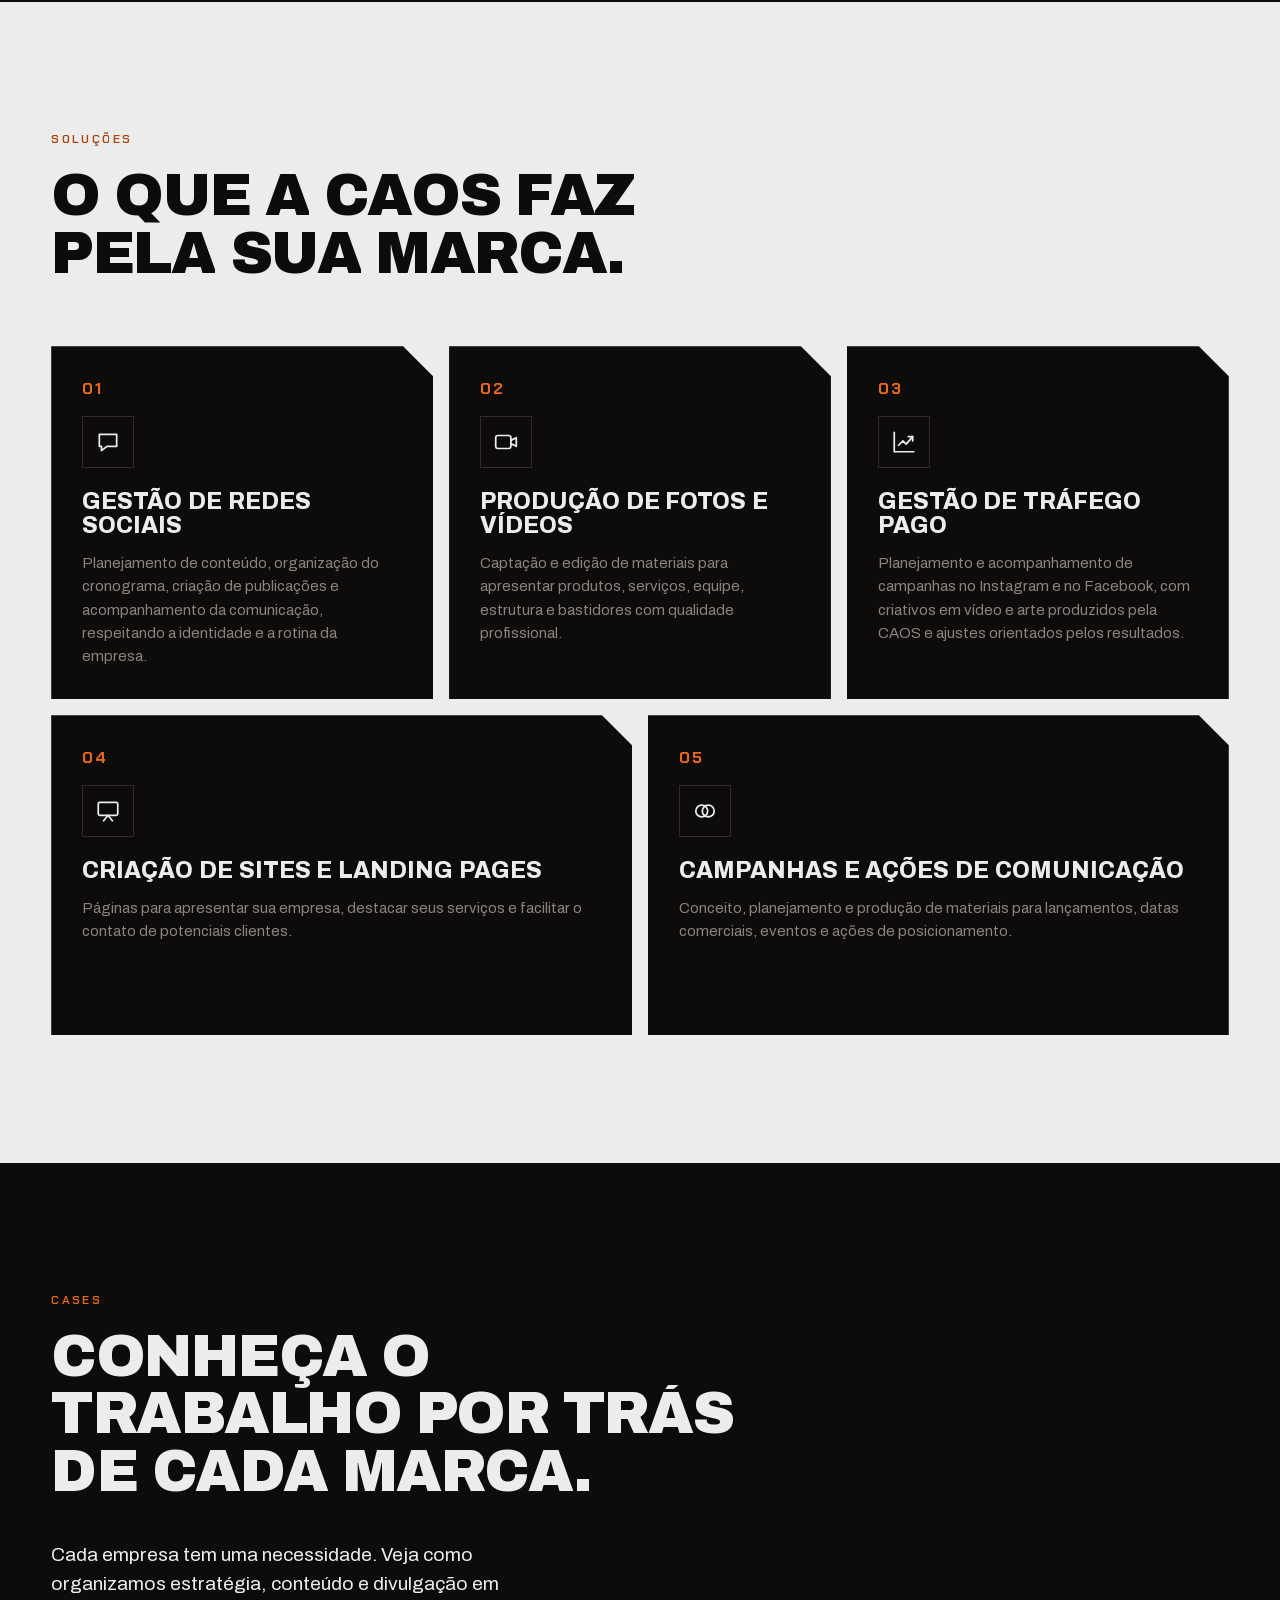
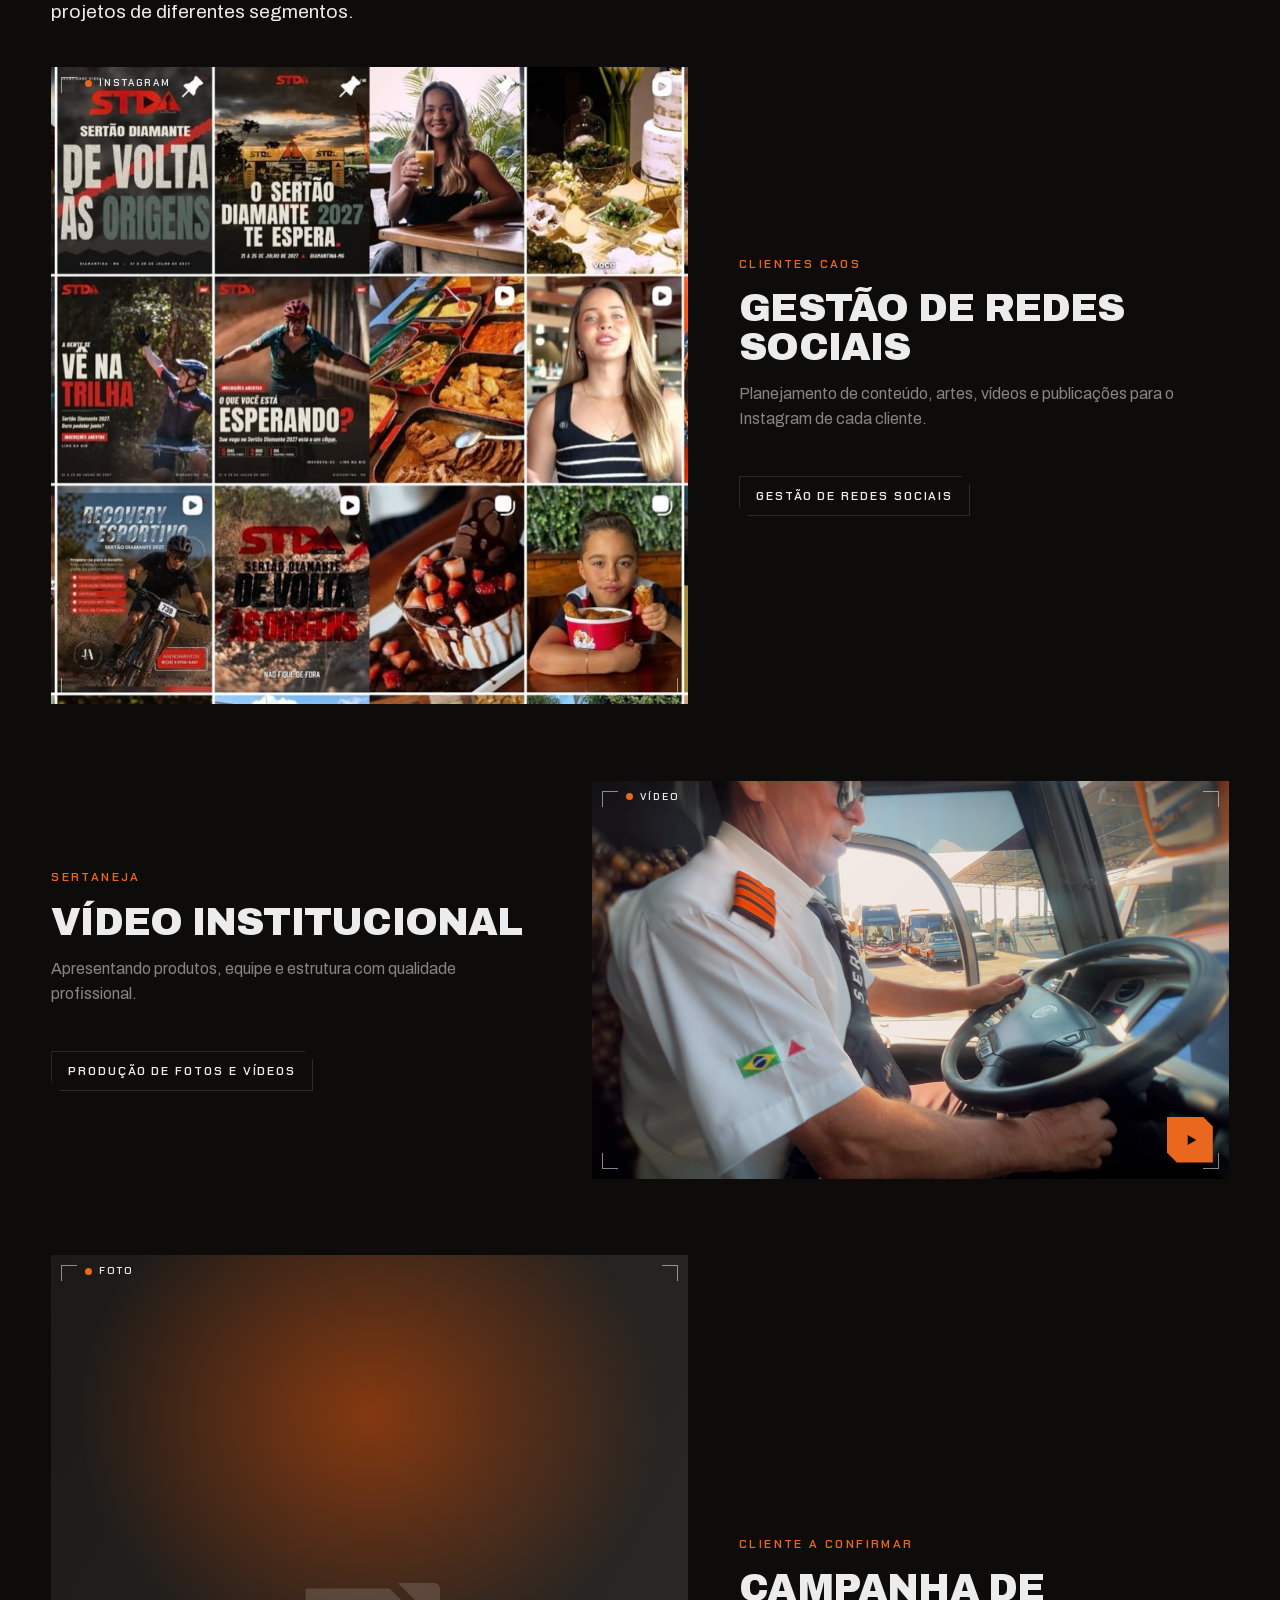
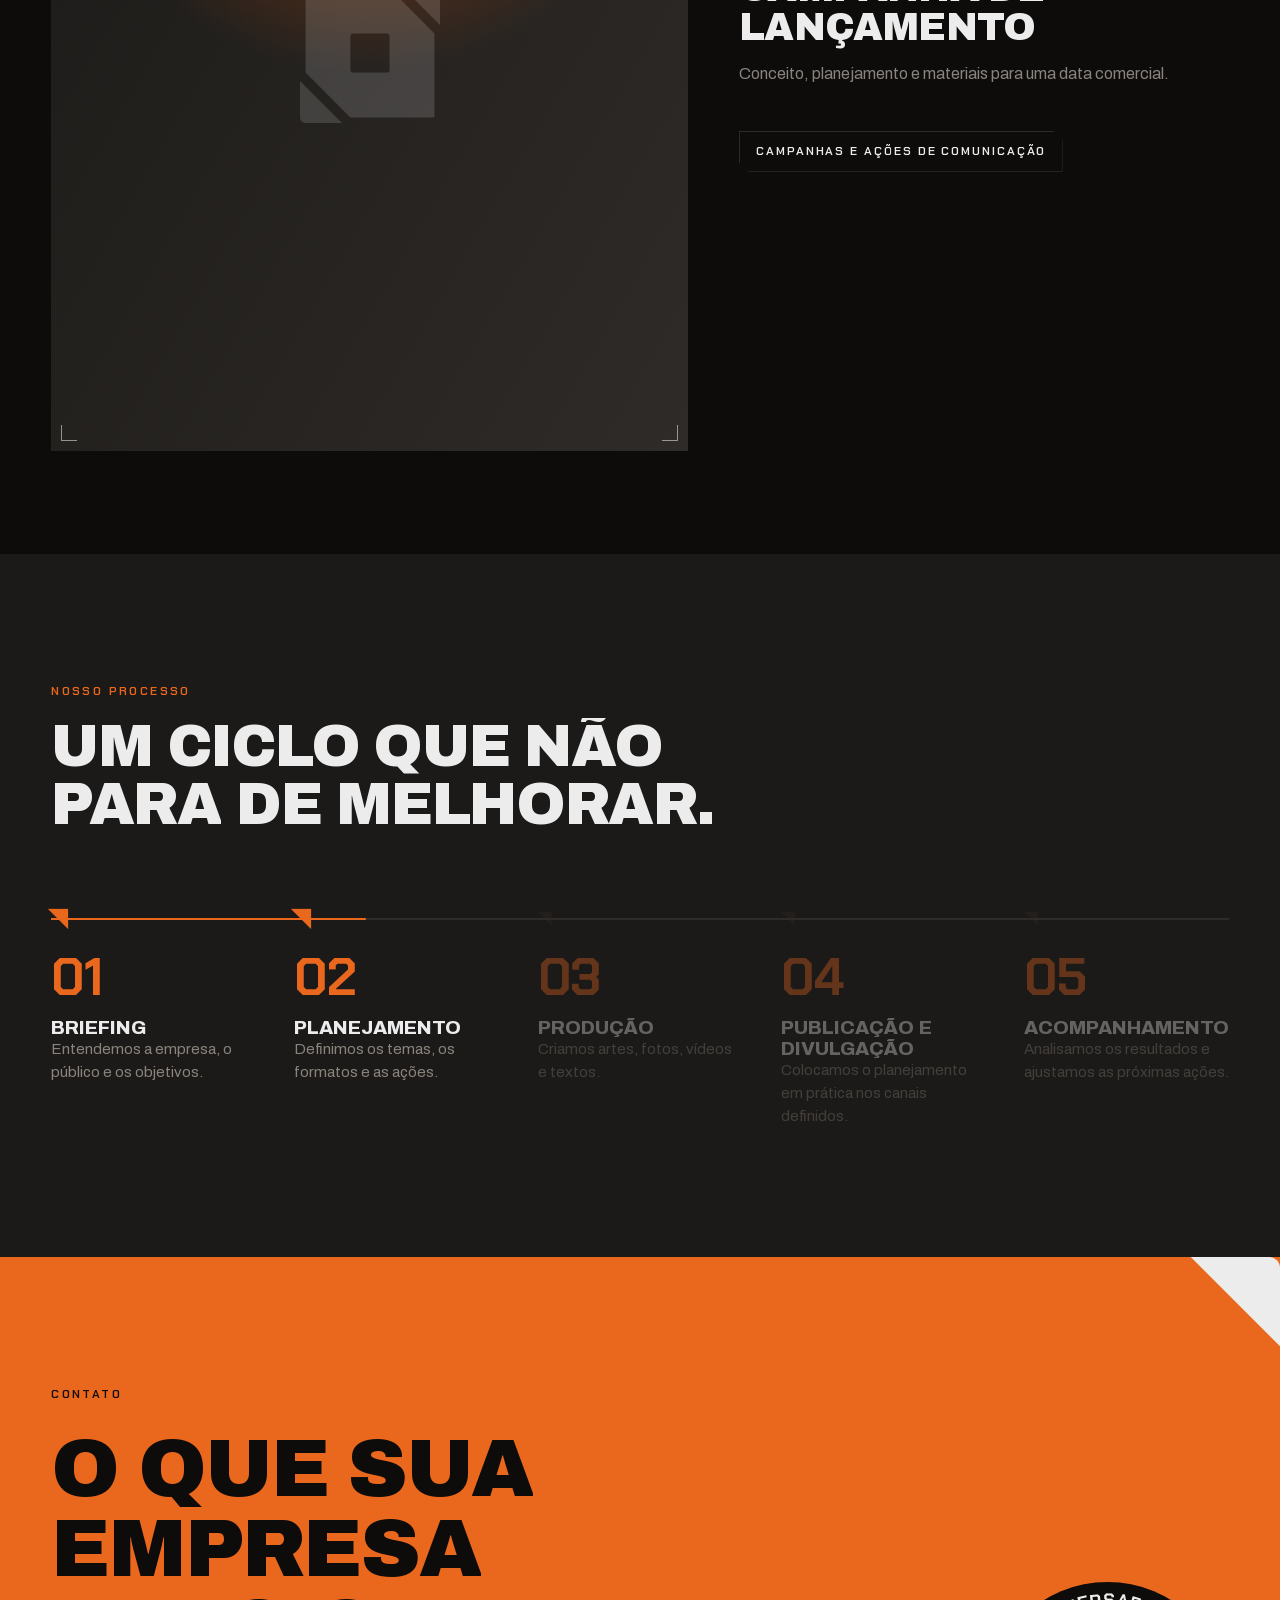
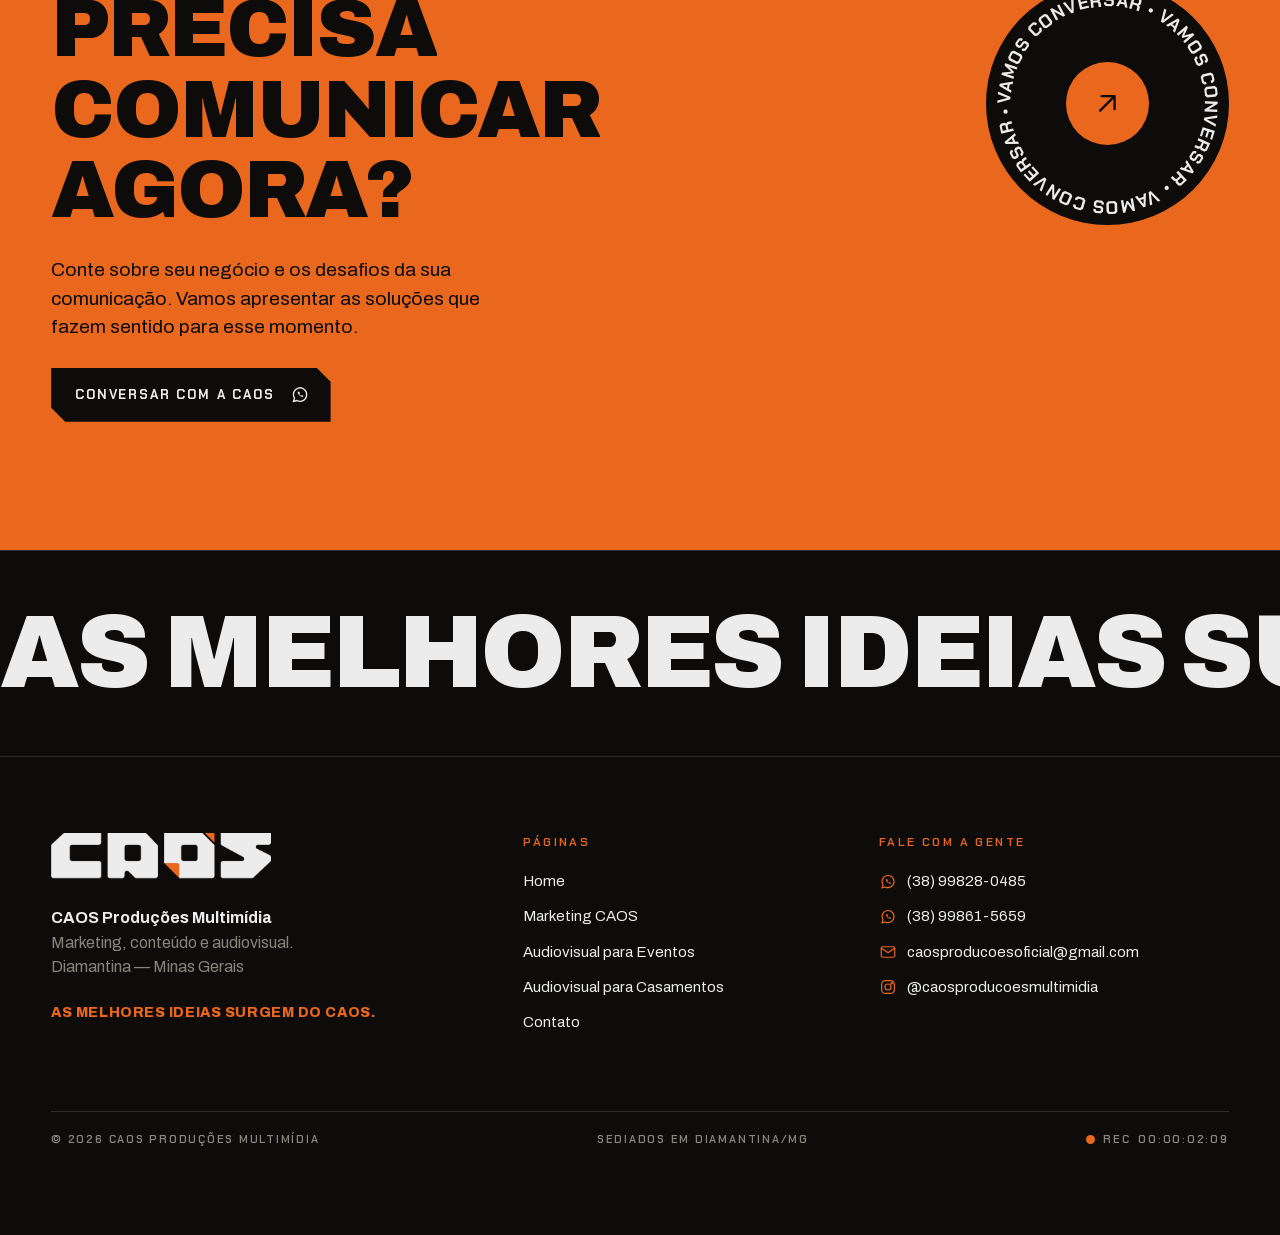
<file: marketing/index.html>
<!doctype html>
<html lang="pt-BR" data-front="marketing">
<head>
<meta charset="utf-8">
<meta name="viewport" content="width=device-width, initial-scale=1, viewport-fit=cover">
<title>Agência de Marketing Digital em Diamantina | CAOS</title>
<meta name="description" content="Gestão de redes sociais, produção de conteúdo, tráfego pago e criação de sites. Conheça as soluções da CAOS para sua empresa e solicite uma proposta.">
<link rel="canonical" href="https://acaos.com.br/marketing/">
<meta name="theme-color" content="#0D0C0B">
<meta property="og:type" content="website"><meta property="og:locale" content="pt_BR">
<meta property="og:site_name" content="CAOS Produções Multimídia">
<meta property="og:title" content="Agência de Marketing Digital em Diamantina | CAOS"><meta property="og:description" content="Gestão de redes sociais, produção de conteúdo, tráfego pago e criação de sites. Conheça as soluções da CAOS para sua empresa e solicite uma proposta.">
<meta property="og:url" content="https://acaos.com.br/marketing/"><meta property="og:image" content="https://acaos.com.br/assets/img/og-image.jpg">
<meta name="twitter:card" content="summary_large_image">
<link rel="icon" href="/assets/img/brand/favicon.svg" type="image/svg+xml">
<link rel="preload" href="/assets/fonts/Archivo-100-900-latin.woff2" as="font" type="font/woff2" crossorigin>
<link rel="stylesheet" href="/assets/fonts/fonts.css">
<link rel="stylesheet" href="/assets/css/style.css?v=1795022951">
<script>(function(){var l='pt';try{var m=location.search.match(/[?&]lang=(en|es|pt)/);if(m){l=m[1];localStorage.setItem('caosLang',l)}else{l=localStorage.getItem('caosLang')||'pt'}}catch(e){}if(l!=='en'&&l!=='es')l='pt';window.__LANG=l;if(l!=='pt'){document.documentElement.lang=l;document.write('<script src="/assets/i18n/'+l+'.js?v=179502295171382034"><\/script>')}})();</script>
<script>document.documentElement.classList.add('js');try{if(sessionStorage.getItem('caosNav')==='1')document.documentElement.classList.add('is-entering')}catch(e){}</script>
<script type="application/ld+json">{"@context": "https://schema.org", "@type": "ProfessionalService", "name": "CAOS Produções Multimídia", "url": "https://acaos.com.br", "image": "https://acaos.com.br/assets/img/og-image.jpg", "logo": "https://acaos.com.br/assets/img/brand/favicon.svg", "telephone": "+5538998280485", "email": "caosproducoesoficial@gmail.com", "address": {"@type": "PostalAddress", "streetAddress": "Rua Direita, 180", "addressLocality": "Diamantina", "addressRegion": "MG", "addressCountry": "BR"}, "areaServed": "Diamantina e região, Minas Gerais", "sameAs": ["https://www.instagram.com/caosproducoesmultimidia/"]}</script><script type="application/ld+json">{"@context": "https://schema.org", "@type": "Service", "name": "Marketing", "description": "Gestão de redes sociais, produção de conteúdo, tráfego pago e criação de sites. Conheça as soluções da CAOS para sua empresa e solicite uma proposta.", "provider": {"@type": "ProfessionalService", "name": "CAOS Produções Multimídia"}, "areaServed": "Diamantina, MG", "url": "https://acaos.com.br/marketing/"}</script>

</head>
<body data-front="marketing">
<a class="skip" href="#conteudo">Ir para o conteúdo</a>
<div class="curtain" aria-hidden="true"><i></i><i></i></div>
<div class="cursor" aria-hidden="true"><span></span><em></em></div>
<div class="progress" aria-hidden="true"><i></i></div>
<header class="hdr" data-hdr>
  <a class="hdr__logo" href="/" aria-label="CAOS · página inicial"><img src="/assets/img/brand/logo-nevoa.png" alt="CAOS" width="124" height="28"></a><span class="hdr__front"><i></i>Marketing</span>
  <nav class="hdr__nav" aria-label="Principal"><a href="/" data-nav>Home</a><a href="/marketing/" aria-current=page data-nav>Marketing CAOS</a><a href="/eventos/" data-nav>Audiovisual para Eventos</a><a href="/casamentos/" data-nav>Audiovisual para Casamentos</a><a href="/contato/" data-nav>Contato</a></nav>
  <div class="lang" role="group" aria-label="Idioma"><button type="button" class="lang__b" data-l="pt" aria-label="Português" title="Português"><svg viewBox="0 0 30 20" aria-hidden="true"><rect width="30" height="20" fill="#009C3B"/><path d="M15 2.4 27.4 10 15 17.6 2.6 10z" fill="#FFDF00"/><circle cx="15" cy="10" r="4.5" fill="#002776"/><path d="M10.7 9.1c3.2-.6 6.3-.2 8.9 1.6" stroke="#fff" stroke-width=".9" fill="none"/></svg></button><button type="button" class="lang__b" data-l="en" aria-label="English" title="English"><svg viewBox="0 0 30 20" aria-hidden="true"><rect y="0.000" width="30" height="1.558" fill="#B22234"/><rect y="1.538" width="30" height="1.558" fill="#fff"/><rect y="3.077" width="30" height="1.558" fill="#B22234"/><rect y="4.615" width="30" height="1.558" fill="#fff"/><rect y="6.154" width="30" height="1.558" fill="#B22234"/><rect y="7.692" width="30" height="1.558" fill="#fff"/><rect y="9.231" width="30" height="1.558" fill="#B22234"/><rect y="10.769" width="30" height="1.558" fill="#fff"/><rect y="12.308" width="30" height="1.558" fill="#B22234"/><rect y="13.846" width="30" height="1.558" fill="#fff"/><rect y="15.385" width="30" height="1.558" fill="#B22234"/><rect y="16.923" width="30" height="1.558" fill="#fff"/><rect y="18.462" width="30" height="1.558" fill="#B22234"/><rect width="12.5" height="10.77" fill="#3C3B6E"/><circle cx="1.6" cy="1.5" r=".62" fill="#fff"/><circle cx="4.5" cy="1.5" r=".62" fill="#fff"/><circle cx="7.4" cy="1.5" r=".62" fill="#fff"/><circle cx="10.3" cy="1.5" r=".62" fill="#fff"/><circle cx="1.6" cy="3.7" r=".62" fill="#fff"/><circle cx="4.5" cy="3.7" r=".62" fill="#fff"/><circle cx="7.4" cy="3.7" r=".62" fill="#fff"/><circle cx="10.3" cy="3.7" r=".62" fill="#fff"/><circle cx="1.6" cy="5.9" r=".62" fill="#fff"/><circle cx="4.5" cy="5.9" r=".62" fill="#fff"/><circle cx="7.4" cy="5.9" r=".62" fill="#fff"/><circle cx="10.3" cy="5.9" r=".62" fill="#fff"/><circle cx="1.6" cy="8.1" r=".62" fill="#fff"/><circle cx="4.5" cy="8.1" r=".62" fill="#fff"/><circle cx="7.4" cy="8.1" r=".62" fill="#fff"/><circle cx="10.3" cy="8.1" r=".62" fill="#fff"/></svg></button><button type="button" class="lang__b" data-l="es" aria-label="Español" title="Español"><svg viewBox="0 0 30 20" aria-hidden="true"><rect width="30" height="20" fill="#AA151B"/><rect y="5" width="30" height="10" fill="#F1BF00"/></svg></button></div>
  <div class="hdr__cta"><a class="btn btn--solid" href="https://wa.me/5538998280485?text=Ol%C3%A1%2C%20CAOS%21%20Vim%20pelo%20site%20e%20gostaria%20de%20uma%20proposta%20de%20marketing%20para%20a%20minha%20empresa." target="_blank" rel="noopener" data-track="wa_header_marketing" data-magnetic data-cursor="WhatsApp"><span class="btn__t">Orçamento</span><span class="btn__i"><svg class="ico" viewBox="0 0 24 24" fill="none" stroke="currentColor" stroke-width="1.6" stroke-linecap="round" stroke-linejoin="round" aria-hidden="true"><path d="M20 11.5A8 8 0 0 1 8.2 18.6L4 20l1.4-4.1A8 8 0 1 1 20 11.5Z"/><path d="M9 8.5c.3 2.6 2.700 5 6 6l1.2-1.4-2-1-.8.8c-.8-.3-1.800-1.300-2.200-2.200l.8-.8-1-2Z" fill="currentColor" stroke="none"/></svg></span></a></div>
  <button class="burger" type="button" aria-label="Abrir menu" aria-expanded="false" data-burger><span></span><span></span></button>
</header>
<div class="menu" data-menu aria-hidden="true">
  <nav aria-label="Menu"><a href="/" data-nav><small>00</small><span>Home</span></a><a href="/marketing/" data-nav><small>01</small><span>Marketing CAOS</span></a><a href="/eventos/" data-nav><small>02</small><span>Audiovisual para Eventos</span></a><a href="/casamentos/" data-nav><small>03</small><span>Audiovisual para Casamentos</span></a><a href="/contato/" data-nav><small>04</small><span>Contato</span></a></nav>
  <div class="menu__foot"><a href="https://wa.me/5538998280485?text=Ol%C3%A1%2C%20CAOS%21%20Vim%20pelo%20site%20e%20gostaria%20de%20conversar%20sobre%20um%20projeto." target="_blank" rel="noopener">WhatsApp (38) 99828-0485</a><a href="mailto:caosproducoesoficial@gmail.com">caosproducoesoficial@gmail.com</a></div>
</div>
<main id="conteudo">

<section class="hero hero--mk sec sec--laranja" data-sec>
  <div class="wrap hero__in hero--mk__in">
    <div class="hero--mk__txt">
      <span class="lbl lbl--k" data-reveal>Marketing CAOS</span>
      <h1 class="hero__h hero__h--md hero--mk__h" data-split>Sua empresa tem muito a mostrar. Vamos fazer isso chegar às pessoas certas.</h1>
      <p class="lead" data-reveal>Marketing digital em Diamantina, com estratégia, produção de conteúdo e tráfego pago para fortalecer sua marca e gerar oportunidades de negócio.</p>
      <div class="hero__btns" data-reveal><a class="btn btn--dark" href="https://wa.me/5538998280485?text=Ol%C3%A1%2C%20CAOS%21%20Vim%20pelo%20site%20e%20gostaria%20de%20uma%20proposta%20de%20marketing%20para%20a%20minha%20empresa." target="_blank" rel="noopener" data-track="mk_hero_wa" data-magnetic data-cursor="WhatsApp"><span class="btn__t">Quero uma proposta para minha empresa</span><span class="btn__i"><svg class="ico" viewBox="0 0 24 24" fill="none" stroke="currentColor" stroke-width="1.6" stroke-linecap="round" stroke-linejoin="round" aria-hidden="true"><path d="M20 11.5A8 8 0 0 1 8.2 18.6L4 20l1.4-4.1A8 8 0 1 1 20 11.5Z"/><path d="M9 8.5c.3 2.6 2.700 5 6 6l1.2-1.4-2-1-.8.8c-.8-.3-1.800-1.300-2.200-2.200l.8-.8-1-2Z" fill="currentColor" stroke="none"/></svg></span></a></div>
    </div>
    <div class="hero--mk__vis" aria-hidden="true" data-mkfeed>
      <div class="phone"><div class="phone__top"><span></span></div>
        <div class="phone__grid"><i style="--i:0"></i><i style="--i:1"></i><i style="--i:2"></i><i style="--i:3"></i><i style="--i:4"></i><i style="--i:5"></i><i style="--i:6"></i><i style="--i:7"></i><i style="--i:8"></i><i style="--i:9"></i><i style="--i:10"></i><i style="--i:11"></i></div>
        <svg viewBox="0 0 200 90" class="phone__l"><path d="M6 78 L48 60 L86 66 L126 34 L194 10" pathLength="1"/><circle cx="194" cy="10" r="4"/></svg>
      </div>
      <div class="float float--a"><span class="ico-w"><svg class="ico" viewBox="0 0 24 24" fill="none" stroke="currentColor" stroke-width="1.6" stroke-linecap="round" stroke-linejoin="round" aria-hidden="true"><path d="M4 5h16v11H11l-5 4v-4H4Z"/></svg></span>Conteúdo</div>
      <div class="float float--b"><span class="ico-w"><svg class="ico" viewBox="0 0 24 24" fill="none" stroke="currentColor" stroke-width="1.6" stroke-linecap="round" stroke-linejoin="round" aria-hidden="true"><path d="M3 3v18h18"/><path d="m7 15 4-4 3 3 6-7"/><path d="M16 7h4v4"/></svg></span>Tráfego pago</div>
      <div class="float float--c"><span class="ico-w"><svg class="ico" viewBox="0 0 24 24" fill="none" stroke="currentColor" stroke-width="1.6" stroke-linecap="round" stroke-linejoin="round" aria-hidden="true"><rect x="2.5" y="6" width="14" height="12" rx="2"/><path d="M16.5 10.5 21.5 8v8l-5-2.5"/></svg></span>Vídeo</div>
    </div>
  </div>
  <i class="dobra dobra--k"></i>
</section>

<section class="sec sec--dark pres" data-sec>
  <div class="wrap pres__in">
    <div><span class="lbl" data-reveal>Apresentação</span><h2 class="h1" data-split>Da estratégia ao conteúdo que vai para a rua.</h2></div>
    <div class="pres__txt">
      <p class="lead" data-reveal>Uma comunicação consistente começa com entendimento: o que sua empresa oferece, quem você quer alcançar e por que esse público deve escolher sua marca.</p>
      <p data-reveal>A CAOS conecta planejamento, criação, produção audiovisual e divulgação para transformar essas respostas em ações. Organizamos a presença digital da empresa com conteúdos que apresentam seus diferenciais, aproximam o público e apoiam os objetivos comerciais.</p>
      <ul class="pills" data-reveal><li>O que você oferece</li><li>Quem você quer alcançar</li><li>Por que te escolher</li></ul>
    </div>
  </div>
</section>

<section class="sec sec--nevoa" data-sec>
  <div class="wrap"><div class="shead "><span class="lbl" data-reveal>Soluções</span><h2 class="h2" data-split>O que a CAOS faz pela sua marca.</h2></div><div class="sols"><article class="sol" data-tilt><span class="sol__n">01</span><span class="sol__i"><svg class="ico" viewBox="0 0 24 24" fill="none" stroke="currentColor" stroke-width="1.6" stroke-linecap="round" stroke-linejoin="round" aria-hidden="true"><path d="M4 5h16v11H11l-5 4v-4H4Z"/></svg></span><h3>Gestão de redes sociais</h3><p>Planejamento de conteúdo, organização do cronograma, criação de publicações e acompanhamento da comunicação, respeitando a identidade e a rotina da empresa.</p><i class="dobra dobra--s"></i></article><article class="sol" data-tilt><span class="sol__n">02</span><span class="sol__i"><svg class="ico" viewBox="0 0 24 24" fill="none" stroke="currentColor" stroke-width="1.6" stroke-linecap="round" stroke-linejoin="round" aria-hidden="true"><rect x="2.5" y="6" width="14" height="12" rx="2"/><path d="M16.5 10.5 21.5 8v8l-5-2.5"/></svg></span><h3>Produção de fotos e vídeos</h3><p>Captação e edição de materiais para apresentar produtos, serviços, equipe, estrutura e bastidores com qualidade profissional.</p><i class="dobra dobra--s"></i></article><article class="sol" data-tilt><span class="sol__n">03</span><span class="sol__i"><svg class="ico" viewBox="0 0 24 24" fill="none" stroke="currentColor" stroke-width="1.6" stroke-linecap="round" stroke-linejoin="round" aria-hidden="true"><path d="M3 3v18h18"/><path d="m7 15 4-4 3 3 6-7"/><path d="M16 7h4v4"/></svg></span><h3>Gestão de tráfego pago</h3><p>Planejamento e acompanhamento de campanhas no Instagram e no Facebook, com criativos em vídeo e arte produzidos pela CAOS e ajustes orientados pelos resultados.</p><i class="dobra dobra--s"></i></article><article class="sol" data-tilt><span class="sol__n">04</span><span class="sol__i"><svg class="ico" viewBox="0 0 24 24" fill="none" stroke="currentColor" stroke-width="1.6" stroke-linecap="round" stroke-linejoin="round" aria-hidden="true"><rect x="3" y="4" width="18" height="12" rx="1.5"/><path d="M8 21l4-5 4 5"/></svg></span><h3>Criação de sites e landing pages</h3><p>Páginas para apresentar sua empresa, destacar seus serviços e facilitar o contato de potenciais clientes.</p><i class="dobra dobra--s"></i></article><article class="sol" data-tilt><span class="sol__n">05</span><span class="sol__i"><svg class="ico" viewBox="0 0 24 24" fill="none" stroke="currentColor" stroke-width="1.6" stroke-linecap="round" stroke-linejoin="round" aria-hidden="true"><circle cx="9" cy="12" r="5.5"/><circle cx="15" cy="12" r="5.5"/></svg></span><h3>Campanhas e ações de comunicação</h3><p>Conceito, planejamento e produção de materiais para lançamentos, datas comerciais, eventos e ações de posicionamento.</p><i class="dobra dobra--s"></i></article></div></div>
</section>

<section class="sec sec--dark sec--portfolio" data-sec id="portfolio">
  <div class="wrap"><div class="shead "><span class="lbl" data-reveal>Cases</span><h2 class="h2" data-split>Conheça o trabalho por trás de cada marca.</h2></div>
    <p class="lead sub" data-reveal>Cada empresa tem uma necessidade. Veja como organizamos estratégia, conteúdo e divulgação em projetos de diferentes segmentos.</p>
    <div class="cases"><article class="case" data-reveal><div class="case__vis"><button type="button" class="work__open" data-open="marketing-case-1" data-cursor="Ver" aria-label="Abrir Gestão de redes sociais"><div class="frame " data-v="3" data-tipo="instagram"><img src="/assets/img/portfolio/insta-gestao-redes.jpg" alt="Gestão de redes sociais · Clientes CAOS" loading="lazy" decoding="async"><i class="fc tl"></i><i class="fc tr"></i><i class="fc bl"></i><i class="fc br"></i><span class="frame__rec"><b></b>INSTAGRAM</span></div></button></div>
      <div class="case__txt"><span class="lbl lbl--k">Clientes CAOS</span><h3>Gestão de redes sociais</h3><p>Planejamento de conteúdo, artes, vídeos e publicações para o Instagram de cada cliente.</p>
      <ul class="pills pills--k"><li>Gestão de redes sociais</li></ul></div></article><article class="case" data-reveal><div class="case__vis"><button type="button" class="work__open" data-open="marketing-video-1" data-cursor="Ver" aria-label="Abrir Vídeo institucional"><div class="frame " data-v="0" data-tipo="video"><img src="/assets/img/portfolio/institucional-sertaneja.jpg" alt="Vídeo institucional · Sertaneja" loading="lazy" decoding="async"><i class="fc tl"></i><i class="fc tr"></i><i class="fc bl"></i><i class="fc br"></i><span class="frame__rec"><b></b>VÍDEO</span><span class="frame__play"><svg class="ico" viewBox="0 0 24 24" fill="none" stroke="currentColor" stroke-width="1.6" stroke-linecap="round" stroke-linejoin="round" aria-hidden="true"><path d="M7 4.5v15l13-7.5Z" fill="currentColor" stroke="none"/></svg></span></div></button></div>
      <div class="case__txt"><span class="lbl lbl--k">Sertaneja</span><h3>Vídeo institucional</h3><p>Apresentando produtos, equipe e estrutura com qualidade profissional.</p>
      <ul class="pills pills--k"><li>Produção de fotos e vídeos</li></ul></div></article><article class="case" data-reveal><div class="case__vis"><button type="button" class="work__open" data-open="marketing-campanha-1" data-cursor="Ver" aria-label="Abrir Campanha de lançamento"><div class="frame " data-v="2" data-tipo="foto"><span class="frame__ph"><img src="/assets/img/brand/simbolo.svg" alt="" class="sym" width="100" height="100" loading="lazy"></span><i class="fc tl"></i><i class="fc tr"></i><i class="fc bl"></i><i class="fc br"></i><span class="frame__rec"><b></b>FOTO</span></div></button></div>
      <div class="case__txt"><span class="lbl lbl--k">Cliente a confirmar</span><h3>Campanha de lançamento</h3><p>Conceito, planejamento e materiais para uma data comercial.</p>
      <ul class="pills pills--k"><li>Campanhas e ações de comunicação</li></ul></div></article></div>
  </div>
</section>

<section class="sec sec--grafite" data-sec>
  <div class="wrap"><div class="shead "><span class="lbl" data-reveal>Nosso processo</span><h2 class="h2" data-split>Um ciclo que não para de melhorar.</h2></div>
  <ol class="steps steps--loop" data-steps><i class="steps__line"><b></b></i><li class="step" data-step><span class="step__n">01</span><div><h3>Briefing</h3><p>Entendemos a empresa, o público e os objetivos.</p></div></li><li class="step" data-step><span class="step__n">02</span><div><h3>Planejamento</h3><p>Definimos os temas, os formatos e as ações.</p></div></li><li class="step" data-step><span class="step__n">03</span><div><h3>Produção</h3><p>Criamos artes, fotos, vídeos e textos.</p></div></li><li class="step" data-step><span class="step__n">04</span><div><h3>Publicação e divulgação</h3><p>Colocamos o planejamento em prática nos canais definidos.</p></div></li><li class="step" data-step><span class="step__n">05</span><div><h3>Acompanhamento</h3><p>Analisamos os resultados e ajustamos as próximas ações.</p></div></li></ol></div>
</section>
<section class="sec sec--laranja cta" data-sec>
  <div class="wrap cta__in">
    <div class="cta__txt">
      <span class="lbl lbl--k" data-reveal>Contato</span>
      <h2 class="h1 cta__h" data-split>O que sua empresa precisa comunicar agora?</h2>
      <p class="lead" data-reveal>Conte sobre seu negócio e os desafios da sua comunicação. Vamos apresentar as soluções que fazem sentido para esse momento.</p>
      
      <div data-reveal><a class="btn btn--dark" href="https://wa.me/5538998280485?text=Ol%C3%A1%2C%20CAOS%21%20Vim%20pelo%20site%20e%20gostaria%20de%20uma%20proposta%20de%20marketing%20para%20a%20minha%20empresa." target="_blank" rel="noopener" data-track="wa_cta_marketing" data-magnetic data-cursor="WhatsApp"><span class="btn__t">Conversar com a CAOS</span><span class="btn__i"><svg class="ico" viewBox="0 0 24 24" fill="none" stroke="currentColor" stroke-width="1.6" stroke-linecap="round" stroke-linejoin="round" aria-hidden="true"><path d="M20 11.5A8 8 0 0 1 8.2 18.6L4 20l1.4-4.1A8 8 0 1 1 20 11.5Z"/><path d="M9 8.5c.3 2.6 2.700 5 6 6l1.2-1.4-2-1-.8.8c-.8-.3-1.800-1.300-2.200-2.200l.8-.8-1-2Z" fill="currentColor" stroke="none"/></svg></span></a></div>
    </div>
    <a class="orb" href="https://wa.me/5538998280485?text=Ol%C3%A1%2C%20CAOS%21%20Vim%20pelo%20site%20e%20gostaria%20de%20uma%20proposta%20de%20marketing%20para%20a%20minha%20empresa." target="_blank" rel="noopener" data-track="wa_orb_marketing" data-magnetic data-cursor="WhatsApp"><svg viewBox="0 0 200 200" class="orb__ring" aria-hidden="true"><defs><path id="orbp" d="M100,100 m-80,0 a80,80 0 1,1 160,0 a80,80 0 1,1 -160,0"/></defs><text><textPath href="#orbp" textLength="500">VAMOS CONVERSAR • VAMOS CONVERSAR • VAMOS CONVERSAR • </textPath></text></svg><span class="orb__c"><svg class="ico" viewBox="0 0 24 24" fill="none" stroke="currentColor" stroke-width="1.6" stroke-linecap="round" stroke-linejoin="round" aria-hidden="true"><path d="M7 17 17 7M8 7h9v9"/></svg></span><span class="sr">Vamos conversar</span></a>
  </div>
  <i class="dobra dobra--k"></i>
</section>

</main>
<footer class="ftr sec sec--dark">
  <div class="ftr__marquee" aria-hidden="true"><div class="marq" data-marq><span>As melhores ideias surgem do CAOS.&nbsp;</span><span>As melhores ideias surgem do CAOS.&nbsp;</span><span>As melhores ideias surgem do CAOS.&nbsp;</span><span>As melhores ideias surgem do CAOS.&nbsp;</span></div></div>
  <div class="wrap ftr__grid">
    <div class="ftr__brand">
      <img src="/assets/img/brand/logo-nevoa.png" alt="CAOS Produções Multimídia" width="220" height="50" loading="lazy">
      <p><strong>CAOS Produções Multimídia</strong><br>Marketing, conteúdo e audiovisual.<br>Diamantina — Minas Gerais</p>
      <p class="ftr__slogan">As melhores ideias surgem do CAOS.</p>
    </div>
    <nav class="ftr__col" aria-label="Rodapé"><span class="lbl">Páginas</span><a href="/">Home</a><a href="/marketing/">Marketing CAOS</a><a href="/eventos/">Audiovisual para Eventos</a><a href="/casamentos/">Audiovisual para Casamentos</a><a href="/contato/">Contato</a></nav>
    <div class="ftr__col"><span class="lbl">Fale com a gente</span>
      <a href="https://wa.me/5538998280485?text=Ol%C3%A1%2C%20CAOS%21%20Vim%20pelo%20site%20e%20gostaria%20de%20uma%20proposta%20de%20marketing%20para%20a%20minha%20empresa." target="_blank" rel="noopener" data-track="wa_footer"><svg class="ico" viewBox="0 0 24 24" fill="none" stroke="currentColor" stroke-width="1.6" stroke-linecap="round" stroke-linejoin="round" aria-hidden="true"><path d="M20 11.5A8 8 0 0 1 8.2 18.6L4 20l1.4-4.1A8 8 0 1 1 20 11.5Z"/><path d="M9 8.5c.3 2.6 2.700 5 6 6l1.2-1.4-2-1-.8.8c-.8-.3-1.800-1.300-2.200-2.200l.8-.8-1-2Z" fill="currentColor" stroke="none"/></svg> (38) 99828-0485</a>
      <a href="https://wa.me/5538998615659?text=Ol%C3%A1%2C%20CAOS%21%20Vim%20pelo%20site%20e%20gostaria%20de%20uma%20proposta%20de%20marketing%20para%20a%20minha%20empresa." target="_blank" rel="noopener" data-track="wa_footer_2"><svg class="ico" viewBox="0 0 24 24" fill="none" stroke="currentColor" stroke-width="1.6" stroke-linecap="round" stroke-linejoin="round" aria-hidden="true"><path d="M20 11.5A8 8 0 0 1 8.2 18.6L4 20l1.4-4.1A8 8 0 1 1 20 11.5Z"/><path d="M9 8.5c.3 2.6 2.700 5 6 6l1.2-1.4-2-1-.8.8c-.8-.3-1.800-1.300-2.200-2.200l.8-.8-1-2Z" fill="currentColor" stroke="none"/></svg> (38) 99861-5659</a>
      <a href="mailto:caosproducoesoficial@gmail.com"><svg class="ico" viewBox="0 0 24 24" fill="none" stroke="currentColor" stroke-width="1.6" stroke-linecap="round" stroke-linejoin="round" aria-hidden="true"><rect x="3" y="5" width="18" height="14" rx="2"/><path d="m3.5 7 8.500 6L20.500 7"/></svg> caosproducoesoficial@gmail.com</a>
      <a href="https://www.instagram.com/caosproducoesmultimidia/" target="_blank" rel="noopener"><svg class="ico" viewBox="0 0 24 24" fill="none" stroke="currentColor" stroke-width="1.6" stroke-linecap="round" stroke-linejoin="round" aria-hidden="true"><rect x="3.5" y="3.5" width="17" height="17" rx="5"/><circle cx="12" cy="12" r="4"/><circle cx="17" cy="7" r=".8" fill="currentColor"/></svg> @caosproducoesmultimidia</a>
    </div>
  </div>
  <div class="wrap ftr__base"><span>© 2026 CAOS Produções Multimídia</span><span>Sediados em Diamantina/MG</span><span class="rec-line"><b></b> REC <time data-timecode>00:00:00:00</time></span></div>
</footer>
<a class="fab" href="https://wa.me/5538998280485?text=Ol%C3%A1%2C%20CAOS%21%20Vim%20pelo%20site%20e%20gostaria%20de%20uma%20proposta%20de%20marketing%20para%20a%20minha%20empresa." target="_blank" rel="noopener" data-track="wa_fab" aria-label="Pedir orçamento pelo WhatsApp"><svg class="ico" viewBox="0 0 24 24" fill="none" stroke="currentColor" stroke-width="1.6" stroke-linecap="round" stroke-linejoin="round" aria-hidden="true"><path d="M20 11.5A8 8 0 0 1 8.2 18.6L4 20l1.4-4.1A8 8 0 1 1 20 11.5Z"/><path d="M9 8.5c.3 2.6 2.700 5 6 6l1.2-1.4-2-1-.8.8c-.8-.3-1.800-1.300-2.200-2.200l.8-.8-1-2Z" fill="currentColor" stroke="none"/></svg><span>Orçamento</span></a>
<div class="lightbox" data-lightbox hidden role="dialog" aria-modal="true" aria-label="Visualizar trabalho">
  <button class="lightbox__x" type="button" data-close aria-label="Fechar"><svg class="ico" viewBox="0 0 24 24" fill="none" stroke="currentColor" stroke-width="1.6" stroke-linecap="round" stroke-linejoin="round" aria-hidden="true"><path d="M5 5l14 14M19 5 5 19"/></svg></button>
  <div class="lightbox__stage" data-stage></div>
  <div class="lightbox__cap" data-cap></div>
  <button class="lightbox__nav prev" type="button" data-prev aria-label="Anterior"><svg class="ico" viewBox="0 0 24 24" fill="none" stroke="currentColor" stroke-width="1.6" stroke-linecap="round" stroke-linejoin="round" aria-hidden="true"><path d="M5 12h14M13 6l6 6-6 6"/></svg></button>
  <button class="lightbox__nav next" type="button" data-next aria-label="Próximo"><svg class="ico" viewBox="0 0 24 24" fill="none" stroke="currentColor" stroke-width="1.6" stroke-linecap="round" stroke-linejoin="round" aria-hidden="true"><path d="M5 12h14M13 6l6 6-6 6"/></svg></button>
</div>
<script type="application/json" id="works-data">{"aftermovie-evento": {"id": "aftermovie-evento", "frente": "eventos", "tipo": "video", "titulo": "Aftermovie Sertão Diamante", "cliente": "Sertão Diamante", "servico": "Filme do evento", "descricao": "Os principais acontecimentos e a atmosfera do evento em um só filme.", "capa": "/assets/img/portfolio/aftermovie-sertao.jpg", "youtube": "etzBxqLYMFM", "destaque": true}, "aftermovie-fad": {"id": "aftermovie-fad", "frente": "eventos", "tipo": "video", "titulo": "Aftermovie FAD", "cliente": "FAD", "servico": "Filme do evento", "descricao": "Os principais acontecimentos e a atmosfera do evento em um só filme.", "capa": "/assets/img/portfolio/evento-fad.jpg", "youtube": "pu70f4T4Mtc"}, "casamento-filme-1": {"id": "casamento-filme-1", "frente": "casamentos", "tipo": "video", "titulo": "Filme de casamento", "cliente": "Matheus e Marta", "servico": "Filme de casamento", "descricao": "Uma narrativa que conecta os momentos e a emoção do dia.", "capa": "/assets/img/portfolio/filme-matheus-marta.jpg", "destaque": true, "youtube": "ptnm9Niu5Jw"}, "casamento-fotos-1": {"id": "casamento-fotos-1", "frente": "casamentos", "tipo": "foto", "titulo": "Cerimônia e saída da igreja", "cliente": "Casal a confirmar", "servico": "Fotografia de casamento", "descricao": "O casal, os convidados e os detalhes da história de vocês.", "capa": "/assets/img/portfolio/casamento-saida-igreja.jpg"}, "casamento-prewedding": {"id": "casamento-prewedding", "frente": "casamentos", "tipo": "video", "titulo": "Pré-wedding", "cliente": "João e Alice", "servico": "Pré-wedding", "descricao": "A conexão de vocês registrada antes do grande dia.", "capa": "/assets/img/portfolio/casamento-prewedding.jpg", "youtube": "e2crN0yd5gg"}, "marketing-case-1": {"id": "marketing-case-1", "frente": "marketing", "tipo": "instagram", "titulo": "Gestão de redes sociais", "cliente": "Clientes CAOS", "servico": "Gestão de redes sociais", "descricao": "Planejamento de conteúdo, artes, vídeos e publicações para o Instagram de cada cliente.", "capa": "/assets/img/portfolio/insta-gestao-redes.jpg", "destaque": true}, "marketing-video-1": {"id": "marketing-video-1", "frente": "marketing", "tipo": "video", "titulo": "Vídeo institucional", "cliente": "Sertaneja", "servico": "Produção de fotos e vídeos", "descricao": "Apresentando produtos, equipe e estrutura com qualidade profissional.", "capa": "/assets/img/portfolio/institucional-sertaneja.jpg", "destaque": true, "youtube": "MZnS8lA_hLA"}, "marketing-campanha-1": {"id": "marketing-campanha-1", "frente": "marketing", "tipo": "foto", "titulo": "Campanha de lançamento", "cliente": "Cliente a confirmar", "servico": "Campanhas e ações de comunicação", "descricao": "Conceito, planejamento e materiais para uma data comercial.", "capa": ""}}</script>
<script>window.__CAOS_ANALYTICS={"ga4": "", "pixel": ""};</script>
<script src="/assets/js/i18n.js?v=1795022951" defer></script>
<script src="/assets/js/lenis.min.js" defer></script>
<script src="/assets/js/app.js?v=1795022951" defer></script>
</body>
</html>
</file>
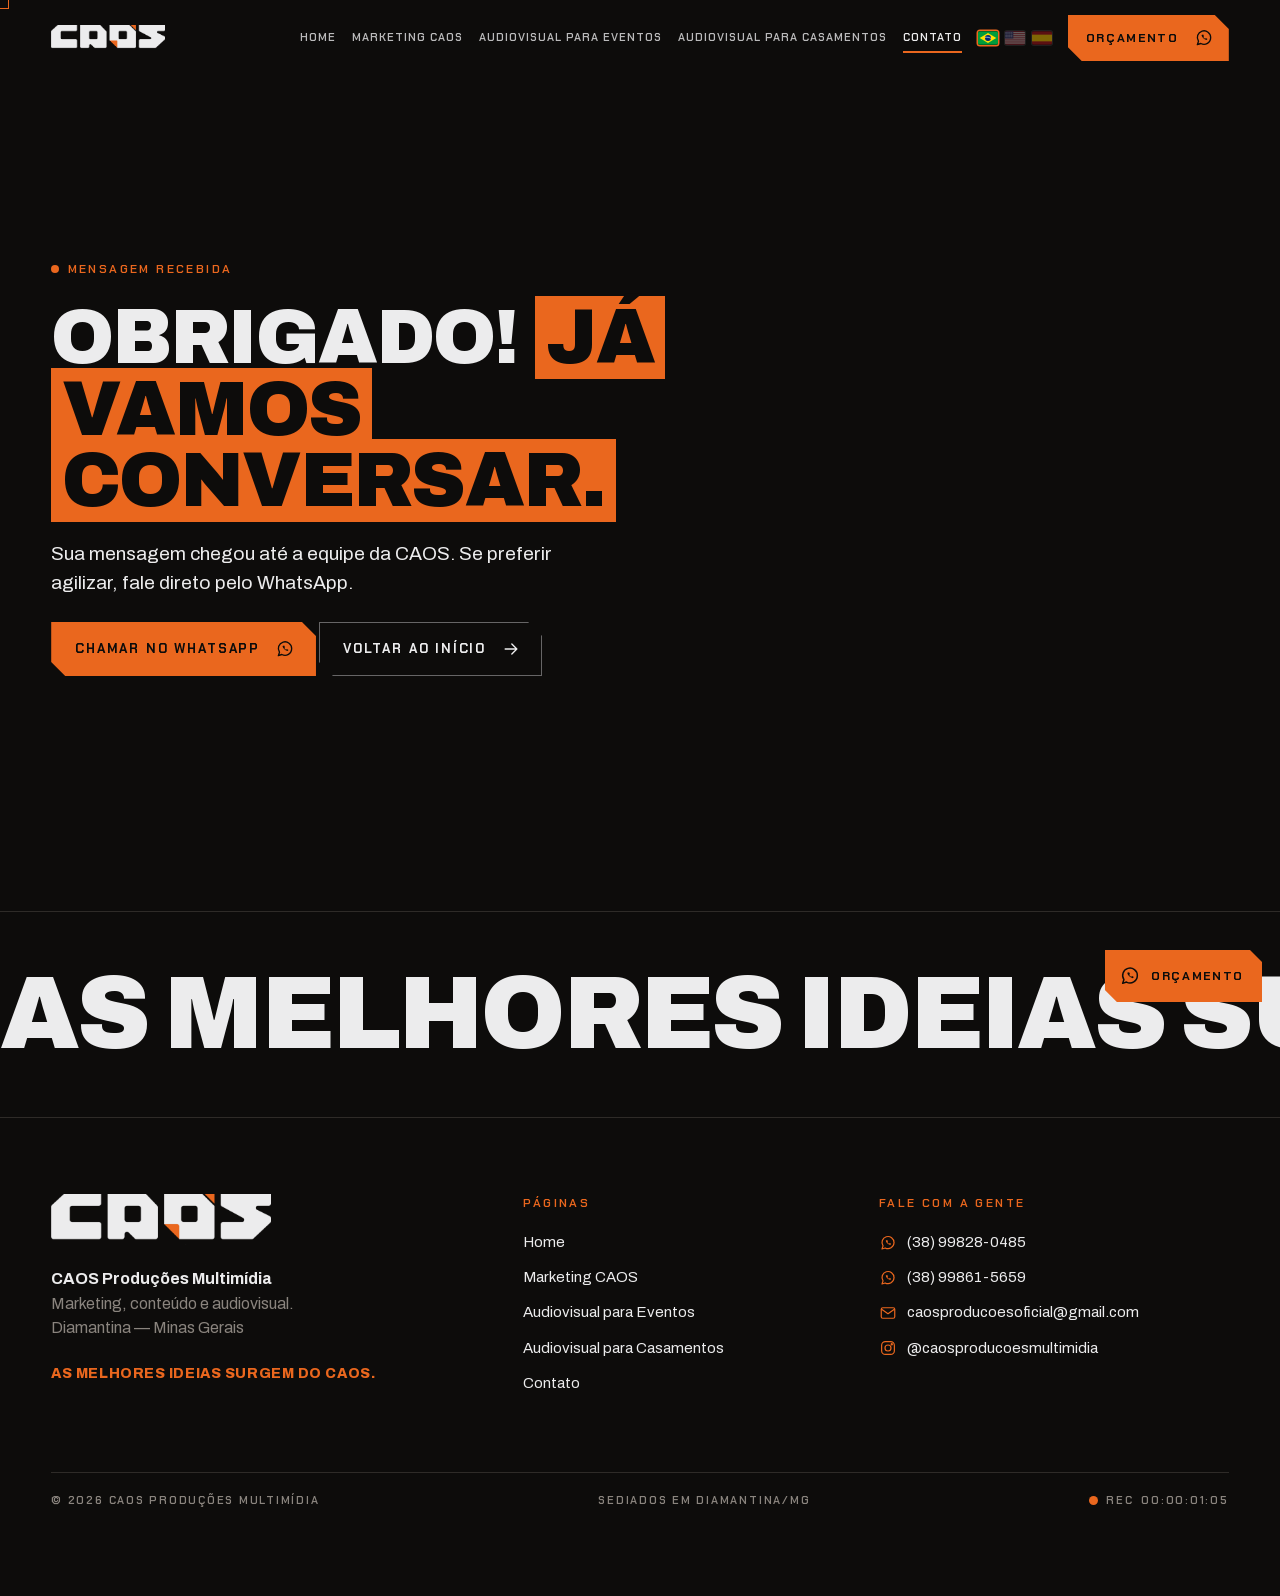
<file: contato/obrigado/index.html>
<!doctype html>
<html lang="pt-BR" data-front="contato">
<head>
<meta charset="utf-8">
<meta name="viewport" content="width=device-width, initial-scale=1, viewport-fit=cover">
<title>Mensagem recebida | CAOS</title>
<meta name="description" content="Recebemos sua mensagem.">
<link rel="canonical" href="https://acaos.com.br/contato/obrigado/">
<meta name="theme-color" content="#0D0C0B">
<meta property="og:type" content="website"><meta property="og:locale" content="pt_BR">
<meta property="og:site_name" content="CAOS Produções Multimídia">
<meta property="og:title" content="Mensagem recebida | CAOS"><meta property="og:description" content="Recebemos sua mensagem.">
<meta property="og:url" content="https://acaos.com.br/contato/obrigado/"><meta property="og:image" content="https://acaos.com.br/assets/img/og-image.jpg">
<meta name="twitter:card" content="summary_large_image">
<link rel="icon" href="/assets/img/brand/favicon.svg" type="image/svg+xml">
<link rel="preload" href="/assets/fonts/Archivo-100-900-latin.woff2" as="font" type="font/woff2" crossorigin>
<link rel="stylesheet" href="/assets/fonts/fonts.css">
<link rel="stylesheet" href="/assets/css/style.css?v=1795022951">
<script>(function(){var l='pt';try{var m=location.search.match(/[?&]lang=(en|es|pt)/);if(m){l=m[1];localStorage.setItem('caosLang',l)}else{l=localStorage.getItem('caosLang')||'pt'}}catch(e){}if(l!=='en'&&l!=='es')l='pt';window.__LANG=l;if(l!=='pt'){document.documentElement.lang=l;document.write('<script src="/assets/i18n/'+l+'.js?v=179502295171382034"><\/script>')}})();</script>
<script>document.documentElement.classList.add('js');try{if(sessionStorage.getItem('caosNav')==='1')document.documentElement.classList.add('is-entering')}catch(e){}</script>
<script type="application/ld+json">{"@context": "https://schema.org", "@type": "ProfessionalService", "name": "CAOS Produções Multimídia", "url": "https://acaos.com.br", "image": "https://acaos.com.br/assets/img/og-image.jpg", "logo": "https://acaos.com.br/assets/img/brand/favicon.svg", "telephone": "+5538998280485", "email": "caosproducoesoficial@gmail.com", "address": {"@type": "PostalAddress", "streetAddress": "Rua Direita, 180", "addressLocality": "Diamantina", "addressRegion": "MG", "addressCountry": "BR"}, "areaServed": "Diamantina e região, Minas Gerais", "sameAs": ["https://www.instagram.com/caosproducoesmultimidia/"]}</script>
<meta name="robots" content="noindex">
</head>
<body data-front="contato">
<a class="skip" href="#conteudo">Ir para o conteúdo</a>
<div class="curtain" aria-hidden="true"><i></i><i></i></div>
<div class="cursor" aria-hidden="true"><span></span><em></em></div>
<div class="progress" aria-hidden="true"><i></i></div>
<header class="hdr" data-hdr>
  <a class="hdr__logo" href="/" aria-label="CAOS · página inicial"><img src="/assets/img/brand/logo-nevoa.png" alt="CAOS" width="124" height="28"></a>
  <nav class="hdr__nav" aria-label="Principal"><a href="/" data-nav>Home</a><a href="/marketing/" data-nav>Marketing CAOS</a><a href="/eventos/" data-nav>Audiovisual para Eventos</a><a href="/casamentos/" data-nav>Audiovisual para Casamentos</a><a href="/contato/" aria-current=page data-nav>Contato</a></nav>
  <div class="lang" role="group" aria-label="Idioma"><button type="button" class="lang__b" data-l="pt" aria-label="Português" title="Português"><svg viewBox="0 0 30 20" aria-hidden="true"><rect width="30" height="20" fill="#009C3B"/><path d="M15 2.4 27.4 10 15 17.6 2.6 10z" fill="#FFDF00"/><circle cx="15" cy="10" r="4.5" fill="#002776"/><path d="M10.7 9.1c3.2-.6 6.3-.2 8.9 1.6" stroke="#fff" stroke-width=".9" fill="none"/></svg></button><button type="button" class="lang__b" data-l="en" aria-label="English" title="English"><svg viewBox="0 0 30 20" aria-hidden="true"><rect y="0.000" width="30" height="1.558" fill="#B22234"/><rect y="1.538" width="30" height="1.558" fill="#fff"/><rect y="3.077" width="30" height="1.558" fill="#B22234"/><rect y="4.615" width="30" height="1.558" fill="#fff"/><rect y="6.154" width="30" height="1.558" fill="#B22234"/><rect y="7.692" width="30" height="1.558" fill="#fff"/><rect y="9.231" width="30" height="1.558" fill="#B22234"/><rect y="10.769" width="30" height="1.558" fill="#fff"/><rect y="12.308" width="30" height="1.558" fill="#B22234"/><rect y="13.846" width="30" height="1.558" fill="#fff"/><rect y="15.385" width="30" height="1.558" fill="#B22234"/><rect y="16.923" width="30" height="1.558" fill="#fff"/><rect y="18.462" width="30" height="1.558" fill="#B22234"/><rect width="12.5" height="10.77" fill="#3C3B6E"/><circle cx="1.6" cy="1.5" r=".62" fill="#fff"/><circle cx="4.5" cy="1.5" r=".62" fill="#fff"/><circle cx="7.4" cy="1.5" r=".62" fill="#fff"/><circle cx="10.3" cy="1.5" r=".62" fill="#fff"/><circle cx="1.6" cy="3.7" r=".62" fill="#fff"/><circle cx="4.5" cy="3.7" r=".62" fill="#fff"/><circle cx="7.4" cy="3.7" r=".62" fill="#fff"/><circle cx="10.3" cy="3.7" r=".62" fill="#fff"/><circle cx="1.6" cy="5.9" r=".62" fill="#fff"/><circle cx="4.5" cy="5.9" r=".62" fill="#fff"/><circle cx="7.4" cy="5.9" r=".62" fill="#fff"/><circle cx="10.3" cy="5.9" r=".62" fill="#fff"/><circle cx="1.6" cy="8.1" r=".62" fill="#fff"/><circle cx="4.5" cy="8.1" r=".62" fill="#fff"/><circle cx="7.4" cy="8.1" r=".62" fill="#fff"/><circle cx="10.3" cy="8.1" r=".62" fill="#fff"/></svg></button><button type="button" class="lang__b" data-l="es" aria-label="Español" title="Español"><svg viewBox="0 0 30 20" aria-hidden="true"><rect width="30" height="20" fill="#AA151B"/><rect y="5" width="30" height="10" fill="#F1BF00"/></svg></button></div>
  <div class="hdr__cta"><a class="btn btn--solid" href="https://wa.me/5538998280485?text=Ol%C3%A1%2C%20CAOS%21%20Vim%20pelo%20site%20e%20gostaria%20de%20conversar%20sobre%20um%20projeto." target="_blank" rel="noopener" data-track="wa_header_contato" data-magnetic data-cursor="WhatsApp"><span class="btn__t">Orçamento</span><span class="btn__i"><svg class="ico" viewBox="0 0 24 24" fill="none" stroke="currentColor" stroke-width="1.6" stroke-linecap="round" stroke-linejoin="round" aria-hidden="true"><path d="M20 11.5A8 8 0 0 1 8.2 18.6L4 20l1.4-4.1A8 8 0 1 1 20 11.5Z"/><path d="M9 8.5c.3 2.6 2.700 5 6 6l1.2-1.4-2-1-.8.8c-.8-.3-1.800-1.300-2.200-2.200l.8-.8-1-2Z" fill="currentColor" stroke="none"/></svg></span></a></div>
  <button class="burger" type="button" aria-label="Abrir menu" aria-expanded="false" data-burger><span></span><span></span></button>
</header>
<div class="menu" data-menu aria-hidden="true">
  <nav aria-label="Menu"><a href="/" data-nav><small>00</small><span>Home</span></a><a href="/marketing/" data-nav><small>01</small><span>Marketing CAOS</span></a><a href="/eventos/" data-nav><small>02</small><span>Audiovisual para Eventos</span></a><a href="/casamentos/" data-nav><small>03</small><span>Audiovisual para Casamentos</span></a><a href="/contato/" data-nav><small>04</small><span>Contato</span></a></nav>
  <div class="menu__foot"><a href="https://wa.me/5538998280485?text=Ol%C3%A1%2C%20CAOS%21%20Vim%20pelo%20site%20e%20gostaria%20de%20conversar%20sobre%20um%20projeto." target="_blank" rel="noopener">WhatsApp (38) 99828-0485</a><a href="mailto:caosproducoesoficial@gmail.com">caosproducoesoficial@gmail.com</a></div>
</div>
<main id="conteudo">
<section class="sec sec--dark contact" data-sec><div class="wrap" style="min-height:70vh;display:grid;align-content:center;gap:24px">
    <span class="lbl"><i class="dot"></i> Mensagem recebida</span><h1 class="hero__h hero__h--md">Obrigado! <span class="hl">Já vamos conversar.</span></h1>
    <p class="lead">Sua mensagem chegou até a equipe da CAOS. Se preferir agilizar, fale direto pelo WhatsApp.</p>
    <div><a class="btn btn--solid" href="https://wa.me/5538998280485?text=Ol%C3%A1%2C%20CAOS%21%20Vim%20pelo%20site%20e%20gostaria%20de%20conversar%20sobre%20um%20projeto." target="_blank" rel="noopener" data-track="wa_obrigado" data-magnetic ><span class="btn__t">Chamar no WhatsApp</span><span class="btn__i"><svg class="ico" viewBox="0 0 24 24" fill="none" stroke="currentColor" stroke-width="1.6" stroke-linecap="round" stroke-linejoin="round" aria-hidden="true"><path d="M20 11.5A8 8 0 0 1 8.2 18.6L4 20l1.4-4.1A8 8 0 1 1 20 11.5Z"/><path d="M9 8.5c.3 2.6 2.700 5 6 6l1.2-1.4-2-1-.8.8c-.8-.3-1.800-1.300-2.200-2.200l.8-.8-1-2Z" fill="currentColor" stroke="none"/></svg></span></a> <a class="btn btn--line" href="/" data-magnetic ><span class="btn__t">Voltar ao início</span><span class="btn__i"><svg class="ico" viewBox="0 0 24 24" fill="none" stroke="currentColor" stroke-width="1.6" stroke-linecap="round" stroke-linejoin="round" aria-hidden="true"><path d="M5 12h14M13 6l6 6-6 6"/></svg></span></a></div></div></section>
</main>
<footer class="ftr sec sec--dark">
  <div class="ftr__marquee" aria-hidden="true"><div class="marq" data-marq><span>As melhores ideias surgem do CAOS.&nbsp;</span><span>As melhores ideias surgem do CAOS.&nbsp;</span><span>As melhores ideias surgem do CAOS.&nbsp;</span><span>As melhores ideias surgem do CAOS.&nbsp;</span></div></div>
  <div class="wrap ftr__grid">
    <div class="ftr__brand">
      <img src="/assets/img/brand/logo-nevoa.png" alt="CAOS Produções Multimídia" width="220" height="50" loading="lazy">
      <p><strong>CAOS Produções Multimídia</strong><br>Marketing, conteúdo e audiovisual.<br>Diamantina — Minas Gerais</p>
      <p class="ftr__slogan">As melhores ideias surgem do CAOS.</p>
    </div>
    <nav class="ftr__col" aria-label="Rodapé"><span class="lbl">Páginas</span><a href="/">Home</a><a href="/marketing/">Marketing CAOS</a><a href="/eventos/">Audiovisual para Eventos</a><a href="/casamentos/">Audiovisual para Casamentos</a><a href="/contato/">Contato</a></nav>
    <div class="ftr__col"><span class="lbl">Fale com a gente</span>
      <a href="https://wa.me/5538998280485?text=Ol%C3%A1%2C%20CAOS%21%20Vim%20pelo%20site%20e%20gostaria%20de%20conversar%20sobre%20um%20projeto." target="_blank" rel="noopener" data-track="wa_footer"><svg class="ico" viewBox="0 0 24 24" fill="none" stroke="currentColor" stroke-width="1.6" stroke-linecap="round" stroke-linejoin="round" aria-hidden="true"><path d="M20 11.5A8 8 0 0 1 8.2 18.6L4 20l1.4-4.1A8 8 0 1 1 20 11.5Z"/><path d="M9 8.5c.3 2.6 2.700 5 6 6l1.2-1.4-2-1-.8.8c-.8-.3-1.800-1.300-2.200-2.200l.8-.8-1-2Z" fill="currentColor" stroke="none"/></svg> (38) 99828-0485</a>
      <a href="https://wa.me/5538998615659?text=Ol%C3%A1%2C%20CAOS%21%20Vim%20pelo%20site%20e%20gostaria%20de%20conversar%20sobre%20um%20projeto." target="_blank" rel="noopener" data-track="wa_footer_2"><svg class="ico" viewBox="0 0 24 24" fill="none" stroke="currentColor" stroke-width="1.6" stroke-linecap="round" stroke-linejoin="round" aria-hidden="true"><path d="M20 11.5A8 8 0 0 1 8.2 18.6L4 20l1.4-4.1A8 8 0 1 1 20 11.5Z"/><path d="M9 8.5c.3 2.6 2.700 5 6 6l1.2-1.4-2-1-.8.8c-.8-.3-1.800-1.300-2.200-2.200l.8-.8-1-2Z" fill="currentColor" stroke="none"/></svg> (38) 99861-5659</a>
      <a href="mailto:caosproducoesoficial@gmail.com"><svg class="ico" viewBox="0 0 24 24" fill="none" stroke="currentColor" stroke-width="1.6" stroke-linecap="round" stroke-linejoin="round" aria-hidden="true"><rect x="3" y="5" width="18" height="14" rx="2"/><path d="m3.5 7 8.500 6L20.500 7"/></svg> caosproducoesoficial@gmail.com</a>
      <a href="https://www.instagram.com/caosproducoesmultimidia/" target="_blank" rel="noopener"><svg class="ico" viewBox="0 0 24 24" fill="none" stroke="currentColor" stroke-width="1.6" stroke-linecap="round" stroke-linejoin="round" aria-hidden="true"><rect x="3.5" y="3.5" width="17" height="17" rx="5"/><circle cx="12" cy="12" r="4"/><circle cx="17" cy="7" r=".8" fill="currentColor"/></svg> @caosproducoesmultimidia</a>
    </div>
  </div>
  <div class="wrap ftr__base"><span>© 2026 CAOS Produções Multimídia</span><span>Sediados em Diamantina/MG</span><span class="rec-line"><b></b> REC <time data-timecode>00:00:00:00</time></span></div>
</footer>
<a class="fab" href="https://wa.me/5538998280485?text=Ol%C3%A1%2C%20CAOS%21%20Vim%20pelo%20site%20e%20gostaria%20de%20conversar%20sobre%20um%20projeto." target="_blank" rel="noopener" data-track="wa_fab" aria-label="Pedir orçamento pelo WhatsApp"><svg class="ico" viewBox="0 0 24 24" fill="none" stroke="currentColor" stroke-width="1.6" stroke-linecap="round" stroke-linejoin="round" aria-hidden="true"><path d="M20 11.5A8 8 0 0 1 8.2 18.6L4 20l1.4-4.1A8 8 0 1 1 20 11.5Z"/><path d="M9 8.5c.3 2.6 2.700 5 6 6l1.2-1.4-2-1-.8.8c-.8-.3-1.800-1.300-2.200-2.200l.8-.8-1-2Z" fill="currentColor" stroke="none"/></svg><span>Orçamento</span></a>
<div class="lightbox" data-lightbox hidden role="dialog" aria-modal="true" aria-label="Visualizar trabalho">
  <button class="lightbox__x" type="button" data-close aria-label="Fechar"><svg class="ico" viewBox="0 0 24 24" fill="none" stroke="currentColor" stroke-width="1.6" stroke-linecap="round" stroke-linejoin="round" aria-hidden="true"><path d="M5 5l14 14M19 5 5 19"/></svg></button>
  <div class="lightbox__stage" data-stage></div>
  <div class="lightbox__cap" data-cap></div>
  <button class="lightbox__nav prev" type="button" data-prev aria-label="Anterior"><svg class="ico" viewBox="0 0 24 24" fill="none" stroke="currentColor" stroke-width="1.6" stroke-linecap="round" stroke-linejoin="round" aria-hidden="true"><path d="M5 12h14M13 6l6 6-6 6"/></svg></button>
  <button class="lightbox__nav next" type="button" data-next aria-label="Próximo"><svg class="ico" viewBox="0 0 24 24" fill="none" stroke="currentColor" stroke-width="1.6" stroke-linecap="round" stroke-linejoin="round" aria-hidden="true"><path d="M5 12h14M13 6l6 6-6 6"/></svg></button>
</div>
<script type="application/json" id="works-data">{"aftermovie-evento": {"id": "aftermovie-evento", "frente": "eventos", "tipo": "video", "titulo": "Aftermovie Sertão Diamante", "cliente": "Sertão Diamante", "servico": "Filme do evento", "descricao": "Os principais acontecimentos e a atmosfera do evento em um só filme.", "capa": "/assets/img/portfolio/aftermovie-sertao.jpg", "youtube": "etzBxqLYMFM", "destaque": true}, "aftermovie-fad": {"id": "aftermovie-fad", "frente": "eventos", "tipo": "video", "titulo": "Aftermovie FAD", "cliente": "FAD", "servico": "Filme do evento", "descricao": "Os principais acontecimentos e a atmosfera do evento em um só filme.", "capa": "/assets/img/portfolio/evento-fad.jpg", "youtube": "pu70f4T4Mtc"}, "casamento-filme-1": {"id": "casamento-filme-1", "frente": "casamentos", "tipo": "video", "titulo": "Filme de casamento", "cliente": "Matheus e Marta", "servico": "Filme de casamento", "descricao": "Uma narrativa que conecta os momentos e a emoção do dia.", "capa": "/assets/img/portfolio/filme-matheus-marta.jpg", "destaque": true, "youtube": "ptnm9Niu5Jw"}, "casamento-fotos-1": {"id": "casamento-fotos-1", "frente": "casamentos", "tipo": "foto", "titulo": "Cerimônia e saída da igreja", "cliente": "Casal a confirmar", "servico": "Fotografia de casamento", "descricao": "O casal, os convidados e os detalhes da história de vocês.", "capa": "/assets/img/portfolio/casamento-saida-igreja.jpg"}, "casamento-prewedding": {"id": "casamento-prewedding", "frente": "casamentos", "tipo": "video", "titulo": "Pré-wedding", "cliente": "João e Alice", "servico": "Pré-wedding", "descricao": "A conexão de vocês registrada antes do grande dia.", "capa": "/assets/img/portfolio/casamento-prewedding.jpg", "youtube": "e2crN0yd5gg"}, "marketing-case-1": {"id": "marketing-case-1", "frente": "marketing", "tipo": "instagram", "titulo": "Gestão de redes sociais", "cliente": "Clientes CAOS", "servico": "Gestão de redes sociais", "descricao": "Planejamento de conteúdo, artes, vídeos e publicações para o Instagram de cada cliente.", "capa": "/assets/img/portfolio/insta-gestao-redes.jpg", "destaque": true}, "marketing-video-1": {"id": "marketing-video-1", "frente": "marketing", "tipo": "video", "titulo": "Vídeo institucional", "cliente": "Sertaneja", "servico": "Produção de fotos e vídeos", "descricao": "Apresentando produtos, equipe e estrutura com qualidade profissional.", "capa": "/assets/img/portfolio/institucional-sertaneja.jpg", "destaque": true, "youtube": "MZnS8lA_hLA"}, "marketing-campanha-1": {"id": "marketing-campanha-1", "frente": "marketing", "tipo": "foto", "titulo": "Campanha de lançamento", "cliente": "Cliente a confirmar", "servico": "Campanhas e ações de comunicação", "descricao": "Conceito, planejamento e materiais para uma data comercial.", "capa": ""}}</script>
<script>window.__CAOS_ANALYTICS={"ga4": "", "pixel": ""};</script>
<script src="/assets/js/i18n.js?v=1795022951" defer></script>
<script src="/assets/js/lenis.min.js" defer></script>
<script src="/assets/js/app.js?v=1795022951" defer></script>
</body>
</html>
</file>
<file: assets/fonts/fonts.css>
@font-face {
  font-family: 'Archivo';
  font-style: normal;
  font-weight: 100 900;
  font-stretch: 62% 125%;
  font-display: swap;
  src: url(../fonts/Archivo-100-900-latin.woff2) format('woff2');
  unicode-range: U+0000-00FF, U+0131, U+0152-0153, U+02BB-02BC, U+02C6, U+02DA, U+02DC, U+0304, U+0308, U+0329, U+2000-206F, U+20AC, U+2122, U+2191, U+2193, U+2212, U+2215, U+FEFF, U+FFFD;
}
@font-face {
  font-family: 'Chakra Petch';
  font-style: normal;
  font-weight: 500;
  font-display: swap;
  src: url(../fonts/ChakraPetch-500-latin.woff2) format('woff2');
  unicode-range: U+0000-00FF, U+0131, U+0152-0153, U+02BB-02BC, U+02C6, U+02DA, U+02DC, U+0304, U+0308, U+0329, U+2000-206F, U+20AC, U+2122, U+2191, U+2193, U+2212, U+2215, U+FEFF, U+FFFD;
}
@font-face {
  font-family: 'Chakra Petch';
  font-style: normal;
  font-weight: 600;
  font-display: swap;
  src: url(../fonts/ChakraPetch-600-latin.woff2) format('woff2');
  unicode-range: U+0000-00FF, U+0131, U+0152-0153, U+02BB-02BC, U+02C6, U+02DA, U+02DC, U+0304, U+0308, U+0329, U+2000-206F, U+20AC, U+2122, U+2191, U+2193, U+2212, U+2215, U+FEFF, U+FFFD;
}
@font-face {
  font-family: 'Chakra Petch';
  font-style: normal;
  font-weight: 700;
  font-display: swap;
  src: url(../fonts/ChakraPetch-700-latin.woff2) format('woff2');
  unicode-range: U+0000-00FF, U+0131, U+0152-0153, U+02BB-02BC, U+02C6, U+02DA, U+02DC, U+0304, U+0308, U+0329, U+2000-206F, U+20AC, U+2122, U+2191, U+2193, U+2212, U+2215, U+FEFF, U+FFFD;
}
@font-face {
  font-family: 'Instrument Serif';
  font-style: italic;
  font-weight: 400;
  font-display: swap;
  src: url(../fonts/InstrumentSerif-400i-latin.woff2) format('woff2');
  unicode-range: U+0000-00FF, U+0131, U+0152-0153, U+02BB-02BC, U+02C6, U+02DA, U+02DC, U+0304, U+0308, U+0329, U+2000-206F, U+20AC, U+2122, U+2191, U+2193, U+2212, U+2215, U+FEFF, U+FFFD;
}
@font-face {
  font-family: 'Instrument Serif';
  font-style: normal;
  font-weight: 400;
  font-display: swap;
  src: url(../fonts/InstrumentSerif-400-latin.woff2) format('woff2');
  unicode-range: U+0000-00FF, U+0131, U+0152-0153, U+02BB-02BC, U+02C6, U+02DA, U+02DC, U+0304, U+0308, U+0329, U+2000-206F, U+20AC, U+2122, U+2191, U+2193, U+2212, U+2215, U+FEFF, U+FFFD;
}
</file>
<file: assets/css/style.css>
/* CAOS · site · identidade: Preto CAOS #0D0C0B · Laranja Dobra #EA671E · Névoa #ECECED */
:root{
  --preto:#0D0C0B;--laranja:#EA671E;--nevoa:#ECECED;--grafite:#1C1A18;--pedra:#2E2B28;--concreto:#8A847E;--fumaca:#5E5954;--areia:#F2EDE6;--brasa:#AE430A;
  --f-head:'Archivo',system-ui,sans-serif;--f-tech:'Chakra Petch','Archivo',sans-serif;--f-serif:'Instrument Serif',Georgia,serif;
  --ease:cubic-bezier(.22,1,.36,1);--ease-io:cubic-bezier(.76,0,.24,1);
  --hdr:76px;--gut:clamp(20px,4vw,56px);
}
*,*::before,*::after{box-sizing:border-box}
html{-webkit-text-size-adjust:100%;scroll-padding-top:60px;background:var(--preto)}
body{margin:0;font-family:var(--f-head);font-weight:400;font-stretch:100%;line-height:1.55;color:var(--nevoa);background:var(--preto);overflow-x:hidden;-webkit-font-smoothing:antialiased}
img,svg,video,canvas{display:block;max-width:100%}
a{color:inherit;text-decoration:none}
button{font:inherit;color:inherit;background:none;border:0;padding:0;cursor:pointer}
ul,ol{margin:0;padding:0;list-style:none}
h1,h2,h3,p{margin:0}
::selection{background:var(--laranja);color:var(--preto)}
.sr{position:absolute;width:1px;height:1px;overflow:hidden;clip:rect(0 0 0 0);white-space:nowrap}
.skip{position:fixed;left:12px;top:-60px;z-index:200;background:var(--laranja);color:var(--preto);padding:10px 16px;font-weight:700}
.skip:focus{top:12px}
:focus-visible{outline:2px solid var(--laranja);outline-offset:3px}
.wrap{width:min(1320px,100% - var(--gut)*2);margin-inline:auto}

/* ---------- temas por seção ---------- */
.sec{--bg:var(--preto);--fg:var(--nevoa);--mut:var(--concreto);--line:var(--pedra);--acc:var(--laranja);
  position:relative;background:var(--bg);color:var(--fg);padding:clamp(72px,10vw,150px) 0}
.sec--dark{--bg:var(--preto)}
.sec--grafite{--bg:var(--grafite)}
.sec--nevoa{--bg:var(--nevoa);--fg:var(--preto);--mut:var(--fumaca);--line:#cdcdcf;--acc:var(--brasa)}
.sec--areia{--bg:var(--areia);--fg:var(--preto);--mut:var(--fumaca);--line:#dcd3c6;--acc:var(--brasa)}
.sec--laranja{--bg:var(--laranja);--fg:var(--preto);--mut:rgba(13,12,11,.78);--line:rgba(13,12,11,.28);--acc:var(--preto)}

/* ---------- tipografia ---------- */
.h1,.h2,.h3,.hero__h{font-family:var(--f-head);font-weight:900;font-stretch:100%;text-transform:uppercase;letter-spacing:-.025em;line-height:.98}
.h1{font-size:clamp(34px,5.6vw,88px)}
.h2{font-size:clamp(30px,4.6vw,70px)}
.h3{font-size:clamp(20px,2vw,28px);line-height:1.1}
.h1--soft{font-weight:800}
.lead{font-size:clamp(17px,1.5vw,22px);line-height:1.5;color:var(--fg);max-width:46ch;font-weight:400}
.sec p{color:var(--mut)}
.sec .lead,.sec .h1,.sec .h2,.sec .h3,.sec h3{color:var(--fg)}
.sec--laranja p{color:var(--fg)}
.lbl{display:inline-flex;align-items:center;gap:.7em;font-family:var(--f-tech);font-weight:600;font-size:12px;letter-spacing:.2em;text-transform:uppercase;color:var(--acc)}
.lbl--b{color:var(--brasa)}.lbl--k{color:var(--preto)}
.dot{width:8px;height:8px;border-radius:50%;background:var(--laranja);box-shadow:0 0 0 0 rgba(234,103,30,.7);animation:pulse 1.6s infinite}
@keyframes pulse{70%{box-shadow:0 0 0 10px rgba(234,103,30,0)}100%{box-shadow:0 0 0 0 rgba(234,103,30,0)}}
.serif{font-family:var(--f-serif);font-weight:400;font-style:italic;text-transform:none;letter-spacing:-.01em}
.hl{background:var(--laranja);color:var(--preto);padding:0 .14em;-webkit-box-decoration-break:clone;box-decoration-break:clone}
.sec--laranja .hl{background:var(--preto);color:var(--laranja)}
.shead{display:grid;gap:18px;margin-bottom:clamp(32px,5vw,72px);max-width:62rem}
.shead .h2{max-width:18ch}
.shead--row{max-width:none;display:flex;flex-wrap:wrap;align-items:end;justify-content:space-between;gap:24px}
.shead--row>.shead{margin:0}
.sub{margin:-24px 0 40px}
.tlink{display:inline-flex;align-items:center;gap:.5em;font-family:var(--f-tech);font-weight:600;font-size:12px;letter-spacing:.16em;text-transform:uppercase;color:var(--laranja)}
.tlink .ico{width:16px;transition:transform .4s var(--ease)}.tlink:hover .ico{transform:translateX(5px)}
.pills{display:flex;flex-wrap:wrap;gap:10px;margin-top:28px}
.pills li{font-family:var(--f-tech);font-weight:600;font-size:12px;letter-spacing:.16em;text-transform:uppercase;padding:10px 16px;border:1px solid var(--line);color:var(--fg);clip-path:polygon(0 0,calc(100% - 9px) 0,100% 9px,100% 100%,9px 100%,0 calc(100% - 9px))}
.pills--k li{border-color:rgba(13,12,11,.4)}
.ico{width:22px;height:22px}

/* ---------- botões ---------- */
.btn{--b:var(--laranja);--t:var(--preto);position:relative;display:inline-flex;align-items:center;gap:14px;padding:16px 20px 16px 24px;font-family:var(--f-tech);font-weight:700;font-size:13px;letter-spacing:.14em;text-transform:uppercase;background:var(--b);color:var(--t);overflow:hidden;isolation:isolate;transition:transform .35s var(--ease),color .35s;
  clip-path:polygon(0 0,calc(100% - 14px) 0,100% 14px,100% 100%,14px 100%,0 calc(100% - 14px))}
.btn::before{content:"";position:absolute;inset:0;background:var(--nevoa);transform:translateY(101%);transition:transform .45s var(--ease);z-index:-1}
.btn:hover::before{transform:none}
.btn:hover{color:var(--preto)}
.btn__i{display:grid;place-items:center;width:22px;height:22px;transition:transform .4s var(--ease)}
.btn:hover .btn__i{transform:translateX(4px) rotate(-12deg)}
.btn .ico{width:20px;height:20px}
.btn--dark{--b:var(--preto);--t:var(--nevoa)}
.btn--dark::before{background:var(--laranja)}
.btn--dark:hover{color:var(--preto)}
.btn--line{--b:transparent;--t:currentColor;box-shadow:inset 0 0 0 1px rgba(236,236,237,.4)}
.btn--line::before{background:var(--nevoa)}
.btn--line:hover{box-shadow:none}

/* ---------- cabeçalho ---------- */
.hdr{position:fixed;inset:0 0 auto 0;z-index:90;height:var(--hdr);display:flex;align-items:center;gap:clamp(16px,2.4vw,36px);padding:0 var(--gut);transition:background .4s,transform .5s var(--ease),backdrop-filter .4s}
.hdr.is-stuck{background:rgba(13,12,11,.94)}
.hdr.is-hidden{transform:translateY(-100%)}
.hdr__logo img{width:auto;height:26px}
.hdr__front{display:inline-flex;align-items:center;gap:14px;font-family:var(--f-tech);font-weight:600;font-size:12px;letter-spacing:.22em;text-transform:uppercase;color:var(--nevoa)}
.hdr__front i{width:2px;height:22px;background:var(--laranja)}
.hdr__nav{display:flex;gap:clamp(14px,1.8vw,30px);margin-left:auto}
.hdr__nav a{position:relative;font-family:var(--f-tech);font-weight:600;font-size:12px;letter-spacing:.14em;text-transform:uppercase;padding:8px 0;color:rgba(236,236,237,.78);transition:color .3s}
.hdr__nav a::after{content:"";position:absolute;left:0;right:0;bottom:2px;height:2px;background:var(--laranja);transform:scaleX(0);transform-origin:left;transition:transform .45s var(--ease)}
.hdr__nav a:hover,.hdr__nav a[aria-current]{color:var(--nevoa)}
.hdr__nav a:hover::after,.hdr__nav a[aria-current]::after{transform:none}
.hdr__cta .btn{padding:12px 14px 12px 18px;font-size:12px}
[data-front=casamentos] .hdr.is-stuck{background:rgba(242,237,230,.96)}
[data-front=casamentos] .hdr__front,[data-front=casamentos] .hdr__nav a:hover,[data-front=casamentos] .hdr__nav a[aria-current]{color:var(--preto)}
[data-front=casamentos] .hdr__nav a{color:var(--fumaca)}
[data-front=casamentos] .hdr .btn{--b:var(--preto);--t:var(--nevoa)}
[data-front=casamentos] .hdr .btn:hover{color:var(--preto)}
[data-front=casamentos] .hdr .btn::before{background:var(--laranja)}
[data-front=casamentos] .burger span{background:var(--preto)}
.burger{display:none;width:44px;height:44px;margin-left:auto;position:relative}
.burger span{position:absolute;left:10px;right:10px;height:2px;background:var(--nevoa);transition:transform .4s var(--ease),top .4s var(--ease)}
.burger span:nth-child(1){top:17px}.burger span:nth-child(2){top:25px}
.burger[aria-expanded=true] span:nth-child(1){top:21px;transform:rotate(45deg)}
.burger[aria-expanded=true] span:nth-child(2){top:21px;transform:rotate(-45deg)}
.menu{position:fixed;inset:0;z-index:80;background:var(--preto);padding:calc(var(--hdr) + 24px) var(--gut) 32px;display:flex;flex-direction:column;justify-content:space-between;clip-path:inset(0 0 100% 0);transition:clip-path .7s var(--ease-io);visibility:hidden}
.menu.is-open{clip-path:inset(0);visibility:visible}
.menu nav{display:grid;gap:4px}
.menu nav a{display:flex;align-items:baseline;gap:16px;font-weight:900;font-stretch:100%;text-transform:uppercase;font-size:clamp(28px,8vw,56px);letter-spacing:-.02em;line-height:1.1;padding:8px 0;border-bottom:1px solid var(--pedra);color:var(--nevoa)}
.menu nav a small{font-family:var(--f-tech);font-size:12px;letter-spacing:.2em;color:var(--laranja)}
.menu__foot{display:grid;gap:8px;font-family:var(--f-tech);font-size:14px;letter-spacing:.1em;color:var(--concreto)}

/* ---------- cortina, cursor, progresso ---------- */
.curtain{position:fixed;inset:0;z-index:300;pointer-events:none;display:flex;flex-direction:column}
.curtain i{flex:1;transform:scaleY(0);transform-origin:top;transition:transform .7s var(--ease-io)}
.curtain i:first-child{background:var(--laranja);transform-origin:bottom}
.curtain i:last-child{background:var(--preto)}
html.is-leaving .curtain i{transform:scaleY(1);transform-origin:bottom}
html.is-leaving .curtain i:last-child{transition-delay:.08s}
html.is-entering .curtain i{transform:scaleY(1)}
html.is-entering.is-entered .curtain i{transform:scaleY(0);transform-origin:top;transition-delay:.05s}
.progress{position:fixed;left:0;right:0;top:0;height:3px;z-index:120;pointer-events:none}
.progress i{display:block;height:100%;background:var(--laranja);transform:scaleX(var(--p,0));transform-origin:left}
.cursor{position:fixed;left:0;top:0;z-index:250;pointer-events:none;display:none}
@media (pointer:fine){html.js .cursor{display:block}html.js body,html.js a,html.js button{cursor:none}}
.cursor span{position:absolute;left:-9px;top:-9px;width:18px;height:18px;border:1.5px solid var(--laranja);transition:width .35s var(--ease),height .35s var(--ease),left .35s var(--ease),top .35s var(--ease),background .3s,border-radius .3s;mix-blend-mode:normal}
.cursor em{position:absolute;left:0;top:0;transform:translate(-50%,-50%);font:700 11px/1 var(--f-tech);letter-spacing:.16em;text-transform:uppercase;color:var(--preto);opacity:0;transition:opacity .25s;white-space:nowrap}
.cursor.is-link span{width:56px;height:56px;left:-28px;top:-28px;background:var(--laranja)}
.cursor.is-link em{opacity:1}
.cursor.is-down span{transform:scale(.8)}

/* ---------- marcação de câmera ---------- */
.vf{position:absolute;inset:calc(var(--hdr) + 10px) clamp(14px,2vw,30px) clamp(14px,2vw,30px);pointer-events:none;z-index:4;font-family:var(--f-tech);font-weight:600;font-size:11px;letter-spacing:.18em;color:rgba(236,236,237,.85)}
.vf__c{position:absolute;width:clamp(20px,2.4vw,34px);height:clamp(20px,2.4vw,34px);border:2px solid rgba(236,236,237,.9)}
.vf__c.tl{left:0;top:0;border-right:0;border-bottom:0}.vf__c.tr{right:0;top:0;border-left:0;border-bottom:0}
.vf__c.bl{left:0;bottom:0;border-right:0;border-top:0}.vf__c.br{right:0;bottom:0;border-left:0;border-top:0}
.vf__rec{position:absolute;left:clamp(32px,3.6vw,50px);top:2px;display:flex;align-items:center;gap:8px}
.vf__rec b,.rec-line b{width:9px;height:9px;border-radius:50%;background:var(--laranja);animation:blink 1.1s steps(2) infinite}
@keyframes blink{50%{opacity:0}}
.vf__tc{position:absolute;right:clamp(32px,3.6vw,50px);top:2px}
.vf__meta{position:absolute;bottom:2px}.vf__meta.l{left:clamp(32px,3.6vw,50px)}.vf__meta.r{right:clamp(32px,3.6vw,50px)}
.vf__cross{position:absolute;left:50%;top:50%;width:26px;height:26px;margin:-13px;border:1px solid rgba(236,236,237,.45)}
.rec-line{display:inline-flex;align-items:center;gap:8px;font-family:var(--f-tech);letter-spacing:.16em}

/* ---------- quadros (capas de portfólio) ---------- */
.frame{position:relative;overflow:hidden;background:var(--grafite);aspect-ratio:16/10;width:100%;transition:transform .8s var(--ease)}
.frame[data-tipo=foto]{aspect-ratio:4/5}.frame[data-tipo=instagram]{aspect-ratio:1}
.frame--full{aspect-ratio:auto;height:100%}.frame--big{aspect-ratio:16/11}
.frame img{width:100%;height:100%;object-fit:cover;transition:transform 1.2s var(--ease)}
.work__open:hover .frame img,.work__open:hover .frame__ph{transform:scale(1.06)}
.frame__ph{position:absolute;inset:0;display:grid;place-items:center;transition:transform 1.2s var(--ease);
  background:radial-gradient(60% 70% at 72% 28%,rgba(234,103,30,.55),transparent 62%),linear-gradient(160deg,#2a2622,#0f0e0d)}
.frame[data-v="1"] .frame__ph{background:radial-gradient(55% 60% at 25% 80%,rgba(234,103,30,.5),transparent 60%),linear-gradient(200deg,#262320,#0d0c0b)}
.frame[data-v="2"] .frame__ph{background:radial-gradient(70% 50% at 50% 20%,rgba(174,67,10,.7),transparent 65%),linear-gradient(120deg,#1c1a18,#2e2b28)}
.frame[data-v="3"] .frame__ph{background:radial-gradient(50% 60% at 85% 75%,rgba(234,103,30,.6),transparent 62%),linear-gradient(180deg,#322d28,#0f0e0d)}
.frame[data-v="4"] .frame__ph{background:radial-gradient(60% 60% at 15% 25%,rgba(234,103,30,.45),transparent 62%),linear-gradient(140deg,#1c1a18,#0d0c0b)}
.frame .sym{width:22%;height:auto;min-width:42px;opacity:.14;filter:grayscale(1) brightness(2)}
.frame__rec{position:absolute;left:14px;top:12px;display:flex;align-items:center;gap:7px;font:600 10px/1 var(--f-tech);letter-spacing:.2em;color:var(--nevoa);z-index:2}
.frame__rec b{width:7px;height:7px;border-radius:50%;background:var(--laranja)}
.fc{position:absolute;width:16px;height:16px;border:1.5px solid rgba(236,236,237,.7);z-index:2;opacity:.8;transition:all .5s var(--ease)}
.fc.tl{left:10px;top:10px;border-right:0;border-bottom:0}.fc.tr{right:10px;top:10px;border-left:0;border-bottom:0}
.fc.bl{left:10px;bottom:10px;border-right:0;border-top:0}.fc.br{right:10px;bottom:10px;border-left:0;border-top:0}
.work__open:hover .fc{width:24px;height:24px}
.frame__rec{left:34px;top:11px}
.frame__play{position:absolute;right:16px;bottom:16px;width:46px;height:46px;display:grid;place-items:center;background:var(--laranja);color:var(--preto);z-index:3;clip-path:polygon(0 0,calc(100% - 10px) 0,100% 10px,100% 100%,10px 100%,0 calc(100% - 10px));transition:transform .5s var(--ease)}
.work__open:hover .frame__play{transform:scale(1.12) rotate(-6deg)}
.frame__play .ico{width:16px;height:16px;margin-left:2px}
.frame--arch{clip-path:polygon(0 0,calc(100% - 56px) 0,100% 56px,100% 100%,56px 100%,0 calc(100% - 56px))}
[data-front=casamentos] .frame:not(.frame--full) .frame__ph,[data-front=casamentos] .frame__ph{background:radial-gradient(60% 70% at 70% 25%,rgba(234,103,30,.35),transparent 62%),linear-gradient(160deg,#d9cdbd,#b9a893)}
[data-front=casamentos] .frame[data-v="1"] .frame__ph{background:radial-gradient(60% 60% at 25% 75%,rgba(174,67,10,.3),transparent 62%),linear-gradient(200deg,#e6dccf,#c4b39d)}
[data-front=casamentos] .frame[data-v="2"] .frame__ph{background:linear-gradient(130deg,#cdbda8,#e8dfd2)}
[data-front=casamentos] .frame .sym{filter:none;opacity:.35}
[data-front=casamentos] .frame__rec,[data-front=casamentos] .frame .fc{color:var(--preto);border-color:rgba(13,12,11,.55)}
.dobra{position:absolute;right:0;top:0;width:clamp(48px,7vw,110px);aspect-ratio:1;background:var(--laranja);clip-path:polygon(0 0,100% 0,100% 100%);border-top-right-radius:12%;z-index:3;pointer-events:none}
.dobra--k{background:var(--preto)}
.dobra--s{width:34px}
.sec--laranja .dobra{background:var(--nevoa)}

/* ---------- HERO ---------- */
.hero{min-height:100svh;display:flex;align-items:flex-end;padding:calc(var(--hdr) + 48px) 0 clamp(64px,8vw,110px);overflow:hidden}
.hero__in{position:relative;z-index:5;display:grid;gap:clamp(18px,2.4vw,30px);align-content:end}
.hero__h{font-size:clamp(40px,7.2vw,122px);line-height:.93;max-width:15ch;color:var(--nevoa)}
.hero__h--md{font-size:clamp(34px,6vw,96px);max-width:14ch}
.hero__p{max-width:44ch}
.hero__btns{display:flex;flex-wrap:wrap;gap:14px;margin-top:8px}
.hero__veil{position:absolute;inset:0;z-index:2;background:linear-gradient(90deg,rgba(13,12,11,.94) 0%,rgba(13,12,11,.7) 42%,rgba(13,12,11,.18) 100%),linear-gradient(0deg,var(--preto),transparent 38%)}
.hero__canvas{position:absolute;inset:0;width:100%;height:100%;z-index:3;pointer-events:none}
.hero__video{position:absolute;inset:0;width:100%;height:100%;object-fit:cover}
.hero__cols{position:absolute;inset:-14% -6% -14% 34%;display:grid;grid-template-columns:repeat(3,1fr);gap:18px;transform:rotate(9deg);opacity:.9}
.hcol{overflow:hidden}
.hcol__t{display:grid;gap:18px;animation:colup 46s linear infinite;will-change:transform}
.hcol--1 .hcol__t{animation-direction:reverse;animation-duration:58s}.hcol--2 .hcol__t{animation-duration:52s}
.hcol .frame{aspect-ratio:4/5}.hcol .frame .frame__play,.hcol .frame__rec{display:none}
@keyframes colup{to{transform:translateY(-50%)}}
.hero__scroll{position:absolute;right:var(--gut);bottom:34px;z-index:6;display:flex;align-items:center;gap:12px;font:600 11px/1 var(--f-tech);letter-spacing:.24em;text-transform:uppercase;writing-mode:vertical-rl;color:var(--concreto)}
.hero__scroll i{width:1px;height:70px;background:linear-gradient(var(--laranja),transparent);animation:drip 2s var(--ease) infinite}
@keyframes drip{0%{transform:scaleY(0);transform-origin:top}50%{transform:scaleY(1);transform-origin:top}51%{transform-origin:bottom}100%{transform:scaleY(0);transform-origin:bottom}}
.ch{display:inline-block;will-change:transform}
.js [data-chaos] .ch{opacity:0}
.js [data-chaos].is-ready .ch{opacity:1;transition:opacity .4s}
.hero--ev__bg{position:absolute;inset:0}
.hero--ev .hero__veil{background:linear-gradient(90deg,rgba(13,12,11,.9),rgba(13,12,11,.35)),linear-gradient(0deg,var(--preto),transparent 40%)}
.hero--ev .frame--full .frame__ph{background:radial-gradient(55% 60% at 70% 35%,rgba(234,103,30,.6),transparent 60%),radial-gradient(40% 40% at 20% 80%,rgba(174,67,10,.4),transparent 70%),#151311;animation:glow 8s ease-in-out infinite alternate}
@keyframes glow{to{filter:hue-rotate(-8deg) brightness(1.25)}}
.hero--ev .frame--full .frame__rec,.hero--ev .frame--full .fc,.hero--ev .frame__play{display:none}

/* ---------- faixa ---------- */
.strip{position:relative;z-index:6;background:var(--laranja);color:var(--preto);padding:18px 0;overflow:hidden;transform:rotate(-1.4deg) scale(1.03);margin:-18px 0;box-shadow:0 20px 50px rgba(0,0,0,.45)}
.marq{display:flex;width:max-content;animation:marq 40s linear infinite;will-change:transform}
.marq>span{white-space:nowrap}
.strip .marq{align-items:center;gap:28px;padding-left:28px}
.strip span{font-weight:900;font-stretch:100%;text-transform:uppercase;font-size:clamp(24px,3.4vw,46px);letter-spacing:-.02em}
.strip i{width:16px;height:16px;background:var(--preto);clip-path:polygon(0 0,100% 0,100% 100%);flex:none}
@keyframes marq{to{transform:translateX(-50%)}}

/* ---------- scroll horizontal (portfólio) ---------- */
.hs{padding:0}
.hs__pin{position:sticky;top:0;height:100vh;display:flex;flex-direction:column;justify-content:center;gap:clamp(20px,3vw,40px);overflow:hidden;padding-top:calc(var(--hdr) + 40px)}
.hs__head{display:grid;grid-template-columns:minmax(0,1.35fr) minmax(0,1fr);gap:20px clamp(24px,5vw,80px);align-items:center}
.hs__head .shead{margin:0;max-width:none}.hs__head .h2{max-width:none}
.hs__head .h2{font-size:clamp(28px,3.8vw,58px)}
.hs__head .lead{max-width:44ch;font-size:clamp(17px,1.5vw,22px)}
.hs__track{display:flex;gap:clamp(16px,2vw,32px);padding:0 var(--gut);width:max-content;will-change:transform;align-items:flex-start}
.hs__card{width:clamp(280px,38vw,600px);flex:none;transition:margin .6s var(--ease)}
.hs__card:nth-child(even){margin-top:clamp(24px,4vw,64px)}
.hs__card .frame{aspect-ratio:16/10}
.hs__card .frame[data-tipo=foto]{aspect-ratio:16/10}
.hs__card .work__open{display:block;width:100%;text-align:left}
.hs__meta{padding-top:16px;display:grid;gap:8px}.hs__meta .lbl{color:var(--concreto)}
.hs__meta h3{font-weight:800;font-stretch:100%;font-size:clamp(18px,1.6vw,24px);text-transform:uppercase;letter-spacing:-.01em;line-height:1.1}
.hs__end{flex:none;align-self:center;padding:0 8vw 0 4vw}
.hs__bar{position:absolute;left:var(--gut);right:var(--gut);bottom:28px;height:2px;background:var(--pedra)}
.hs__bar i{display:block;height:100%;background:var(--laranja);transform:scaleX(var(--p,0));transform-origin:left}

/* ---------- sobre ---------- */
.about{overflow:hidden}
.about__in{display:grid;grid-template-columns:1fr 1fr;gap:clamp(32px,6vw,110px);align-items:start;position:relative;z-index:2}
.about__h{max-width:11ch}
.about__txt{display:grid;gap:22px;font-size:clamp(16px,1.25vw,19px);max-width:56ch}
.scrub{font-size:clamp(20px,2vw,30px);line-height:1.3;font-weight:500;color:var(--fg)}
.scrub .w{color:#b4b4b7;transition:color .35s}
.scrub .w.on{color:var(--preto)}
.about__sym{position:absolute;right:-6vw;bottom:-8vw;width:min(46vw,620px);opacity:.1;filter:brightness(0)}

/* ---------- áreas (painéis empilhados) ---------- */
.areas__intro{padding-bottom:clamp(40px,6vw,80px)}
.areas__intro .shead{margin:0}
.panel{position:sticky;top:0;min-height:100vh;display:grid;align-items:center;padding:calc(var(--hdr) + 20px) 0 40px;transform-origin:50% 0}
.panel::after{content:"";position:absolute;inset:0;background:#000;opacity:var(--dim,0);pointer-events:none;z-index:20}
.panel__in{display:grid;grid-template-columns:1fr 1.05fr;gap:clamp(28px,5vw,90px);align-items:center}
.panel__txt{display:grid;gap:clamp(16px,2vw,26px);justify-items:start}
.panel .h1{font-size:clamp(32px,5vw,78px);max-width:11ch}
.panel__vis{position:relative;display:block}
.panel--eventos{background:var(--preto);color:var(--nevoa)}
.panel--eventos .lbl{color:var(--laranja)}.panel--eventos p{color:var(--concreto)}
.panel--casamentos{background:var(--areia);color:var(--preto);box-shadow:0 -30px 60px rgba(0,0,0,.35)}
.panel--casamentos p{color:var(--fumaca)}.panel--casamentos .h1,.panel--casamentos .lead{color:var(--preto)}
.panel--marketing{background:var(--laranja);color:var(--preto);box-shadow:0 -30px 60px rgba(0,0,0,.35)}
.panel--marketing p,.panel--marketing .lead,.panel--marketing .h1{color:var(--preto)}
.panel--eventos .h1,.panel--eventos .lead{color:var(--nevoa)}
.panel--eventos .panel__vis{box-shadow:0 30px 80px rgba(0,0,0,.6)}
.panel__vis--serif .q{position:absolute;left:-6%;bottom:-8%;font-size:clamp(28px,3.6vw,56px);line-height:1;color:var(--preto);background:var(--areia);padding:18px 24px;z-index:6}
.mk-mini{aspect-ratio:16/11;background:var(--preto);padding:5%;display:grid;grid-template-rows:1fr auto;gap:4%;position:relative;clip-path:polygon(0 0,calc(100% - 56px) 0,100% 56px,100% 100%,56px 100%,0 calc(100% - 56px))}
.mk-mini__g{display:grid;grid-template-columns:repeat(3,1fr);gap:8px}
.mk-mini__g i{background:var(--pedra);animation:tile 3.6s ease-in-out infinite;animation-delay:calc(var(--i)*.22s)}
.mk-mini__g i:nth-child(3n+1){background:var(--laranja)}.mk-mini__g i:nth-child(4n){background:var(--nevoa)}
@keyframes tile{50%{transform:scale(.88);opacity:.6}}
.mk-mini__l{height:22%;width:100%}
.mk-mini__l path{fill:none;stroke:var(--laranja);stroke-width:3;stroke-linecap:round;stroke-linejoin:round;stroke-dasharray:1;stroke-dashoffset:1;animation:draw 3.2s var(--ease) infinite}
@keyframes draw{0%{stroke-dashoffset:1}60%,100%{stroke-dashoffset:0}}

/* ---------- apresentações / listas ---------- */
.pres__in{display:grid;grid-template-columns:1fr 1.1fr;gap:clamp(32px,6vw,110px);align-items:start}
.pres__in .h1{max-width:12ch}
.pres__txt{display:grid;gap:20px;font-size:clamp(16px,1.2vw,18px);max-width:58ch}
.big{font-size:clamp(26px,3vw,44px);line-height:1.12;color:var(--fg)!important}
.ruler{display:flex;justify-content:space-between;margin-top:clamp(50px,7vw,100px);padding:0 var(--gut);align-items:flex-end;height:46px}
.ruler i{width:1px;height:14px;background:var(--pedra);transition:height .4s var(--ease),background .4s}
.ruler i:nth-child(5n+1){height:28px;background:var(--concreto)}
.ruler i.on{background:var(--laranja);height:44px}
.rows{border-top:1px solid var(--line)}
.row{position:relative;display:grid;grid-template-columns:70px 1.2fr 1.4fr 40px;gap:24px;align-items:center;padding:clamp(22px,2.6vw,36px) 8px;border-bottom:1px solid var(--line);overflow:hidden;isolation:isolate;transition:padding .5s var(--ease),color .3s}
.row::before{content:"";position:absolute;inset:0;background:var(--laranja);transform:scaleY(0);transform-origin:bottom;transition:transform .5s var(--ease);z-index:-1}
.row:hover::before{transform:scaleY(1)}
.row:hover{padding-left:28px;padding-right:28px}
.row:hover *{color:var(--preto)!important}
.row__n{font-family:var(--f-tech);font-weight:700;color:var(--acc);letter-spacing:.14em}
.row h3{font-weight:800;font-stretch:100%;text-transform:uppercase;font-size:clamp(20px,2.4vw,34px);line-height:1.05;letter-spacing:-.01em}
.row p{max-width:46ch}
.row__i .ico{width:28px;height:28px;color:var(--mut)}

/* ---------- grade de portfólio ---------- */
.chips{display:flex;flex-wrap:wrap;gap:8px}
.chip{font-family:var(--f-tech);font-weight:600;font-size:12px;letter-spacing:.16em;text-transform:uppercase;padding:10px 16px;border:1px solid var(--line);color:var(--fg);transition:all .3s var(--ease)}
.chip:hover{border-color:var(--acc)}
.chip.is-on{background:var(--fg);color:var(--bg);border-color:var(--fg)}
.chip-mini{display:none}
.grid{columns:3 300px;column-gap:clamp(16px,2vw,30px)}
.work{break-inside:avoid;margin-bottom:clamp(24px,3vw,44px);transition:opacity .5s var(--ease),transform .5s var(--ease)}
.work.is-off{display:none}
.work__open{display:block;width:100%;text-align:left;position:relative}
.work__meta{padding-top:14px;display:grid;gap:6px}
.work__meta .lbl{color:var(--mut)}
.work__meta h3{font-weight:800;font-stretch:100%;text-transform:uppercase;font-size:clamp(17px,1.5vw,22px);letter-spacing:-.01em;line-height:1.1}
.work__meta p{font-size:14px}
.sec--portfolio{padding-bottom:clamp(60px,8vw,120px)}

/* ---------- passos ---------- */
.steps{position:relative;display:grid;grid-template-columns:repeat(4,1fr);gap:clamp(20px,3vw,44px);counter-reset:s;padding-top:54px}
.steps--loop{grid-template-columns:repeat(5,1fr)}
.steps__line{position:absolute;left:0;right:0;top:20px;height:2px;background:var(--line)}
.steps__line b{display:block;height:100%;background:var(--laranja);transform:scaleX(var(--p,0));transform-origin:left}
.step{position:relative;display:grid;gap:14px;align-content:start;opacity:.35;transition:opacity .6s var(--ease)}
.step.on{opacity:1}
.step::before{content:"";position:absolute;top:-40px;left:0;width:14px;height:14px;background:var(--line);transition:background .4s,transform .5s var(--ease);clip-path:polygon(0 0,100% 0,100% 100%)}
.step.on::before{background:var(--laranja);transform:scale(1.5)}
.step__n{font-family:var(--f-tech);font-weight:700;font-size:clamp(34px,4vw,60px);line-height:1;color:var(--acc);letter-spacing:-.02em}
.step h3{font-weight:800;font-stretch:100%;font-size:clamp(17px,1.5vw,22px);text-transform:uppercase;line-height:1.1}
.step p{font-size:15px}
.steps--serif .step__n{font-family:var(--f-serif);font-style:italic;font-weight:400;font-size:clamp(50px,6vw,90px)}
.steps--serif .step h3{font-stretch:100%;text-transform:none;font-weight:700;font-size:20px}
.steps--serif .step::before{background:var(--line)}

/* ---------- casamentos ---------- */
.hero--wd{min-height:100svh;align-items:center;padding-top:calc(var(--hdr) + 40px)}
.hero--wd__in{grid-template-columns:1fr 1fr;align-items:center;gap:clamp(32px,6vw,100px)}
.hero--wd__txt{display:grid;gap:24px;justify-items:start}
.hero--wd__h{font-size:clamp(46px,7.4vw,118px);line-height:.94;color:var(--preto)}
.hero--wd__h em{color:var(--brasa)}
.hero--wd__vis{position:relative;aspect-ratio:1/1.05}
.arch{position:absolute;overflow:hidden}
.arch--1{left:0;top:0;width:62%;height:78%}
.arch--2{right:0;bottom:0;width:50%;height:56%;box-shadow:0 30px 70px rgba(60,40,20,.22)}
.hero--wd .dobra{right:-2%;top:-2%}
.opts{display:grid;grid-template-columns:repeat(5,1fr);gap:14px;margin-top:10px}
.opt{position:relative;display:grid;gap:12px;align-content:start;padding:26px 22px 28px;background:#fbf8f3;border:1px solid var(--line);cursor:pointer;transition:transform .5s var(--ease),border-color .3s,background .3s;clip-path:polygon(0 0,calc(100% - 22px) 0,100% 22px,100% 100%,0 100%)}
.opt:hover{transform:translateY(-6px)}
.opt input{position:absolute;opacity:0;pointer-events:none}
.opt__box{position:absolute;right:24px;top:6px;width:0;height:0}
.opt__n{font-size:54px;line-height:1;color:var(--brasa)}
.opt h3{font-weight:800;font-size:18px;line-height:1.15}
.opt p{font-size:14px}
.opt:has(input:checked){background:var(--preto);border-color:var(--preto)}
.opt:has(input:checked) h3{color:var(--nevoa)}.opt:has(input:checked) p{color:var(--concreto)}.opt:has(input:checked) .opt__n{color:var(--laranja)}
.opt:has(input:focus-visible){outline:2px solid var(--laranja);outline-offset:3px}
.opts__bar{display:flex;flex-wrap:wrap;align-items:center;justify-content:space-between;gap:20px;margin-top:34px;padding-top:26px;border-top:1px solid var(--line)}
.quotes{display:grid;grid-template-columns:repeat(auto-fit,minmax(260px,1fr));gap:30px}
.quote p{font-size:clamp(18px,1.6vw,24px);line-height:1.35;color:var(--fg)!important}
.quote footer{margin-top:14px;font-family:var(--f-tech);font-weight:600;font-size:12px;letter-spacing:.16em;text-transform:uppercase;color:var(--acc)}
.quote footer span{color:var(--mut)}
.quotes--serif .quote p{font-size:clamp(26px,3vw,42px);line-height:1.15}
.logos{display:grid;grid-template-columns:repeat(auto-fill,minmax(150px,1fr));gap:30px;margin-bottom:50px;align-items:center}
.logos img{max-height:60px;margin:auto;filter:grayscale(1);opacity:.7;transition:all .4s}.logos img:hover{filter:none;opacity:1}

/* ---------- marketing ---------- */
.hero--mk{min-height:100svh;align-items:center;padding-top:calc(var(--hdr) + 36px)}
.hero--mk__in{grid-template-columns:1.15fr .85fr;align-items:center;gap:clamp(28px,5vw,80px)}
.hero--mk__txt{display:grid;gap:24px;justify-items:start}
.hero--mk__h{color:var(--preto);max-width:17ch;font-size:clamp(30px,4.6vw,74px)}
.hero--mk .lead{color:var(--preto)}
.hero--mk__vis{position:relative;display:grid;place-items:center;min-height:520px}
.phone{position:relative;width:min(300px,70%);aspect-ratio:9/17;background:var(--preto);border-radius:38px;padding:14px;display:grid;grid-template-rows:auto 1fr auto;gap:12px;box-shadow:0 40px 80px rgba(13,12,11,.4);transform:rotate(4deg);animation:bob 6s ease-in-out infinite}
@keyframes bob{50%{transform:rotate(4deg) translateY(-14px)}}
.phone__top{display:grid;place-items:center;height:20px}.phone__top span{width:70px;height:6px;border-radius:6px;background:var(--pedra)}
.phone__grid{display:grid;grid-template-columns:repeat(3,1fr);gap:6px;align-content:start}
.phone__grid i{aspect-ratio:1;background:var(--pedra);animation:tile 3.2s ease-in-out infinite;animation-delay:calc(var(--i)*.18s)}
.phone__grid i:nth-child(3n+2){background:var(--laranja)}.phone__grid i:nth-child(5n){background:var(--nevoa)}
.phone__l{width:100%;height:auto}
.phone__l path{fill:none;stroke:var(--laranja);stroke-width:3;stroke-linecap:round;stroke-linejoin:round;stroke-dasharray:1;stroke-dashoffset:1;animation:draw 3.6s var(--ease) infinite}
.phone__l circle{fill:var(--laranja)}
.float{position:absolute;display:flex;align-items:center;gap:10px;background:var(--nevoa);color:var(--preto);padding:10px 16px 10px 10px;font:700 12px/1 var(--f-tech);letter-spacing:.14em;text-transform:uppercase;box-shadow:0 20px 40px rgba(13,12,11,.25);animation:bob2 5s ease-in-out infinite;clip-path:polygon(0 0,calc(100% - 10px) 0,100% 10px,100% 100%,0 100%)}
.float .ico-w{display:grid;place-items:center;width:34px;height:34px;background:var(--preto);color:var(--laranja)}.float .ico{width:18px;height:18px}
.float--a{left:-2%;top:14%}.float--b{right:-4%;top:46%;animation-delay:-1.5s}.float--c{left:2%;bottom:10%;animation-delay:-3s}
@keyframes bob2{50%{transform:translateY(-12px)}}
.sols{display:grid;grid-template-columns:repeat(6,1fr);gap:16px}
.sol{position:relative;grid-column:span 2;background:var(--preto);color:var(--nevoa);padding:clamp(24px,2.4vw,36px);display:grid;gap:14px;align-content:start;min-height:320px;overflow:hidden;transform-style:preserve-3d;transition:transform .3s,background .4s;clip-path:polygon(0 0,calc(100% - 30px) 0,100% 30px,100% 100%,0 100%)}
.sol:nth-child(n+4){grid-column:span 3}
.sol:hover{background:var(--laranja);color:var(--preto)}
.sol h3{font-weight:800;font-stretch:100%;text-transform:uppercase;font-size:clamp(20px,1.8vw,26px);line-height:1.05;color:inherit!important}
.sol p{color:var(--concreto);font-size:15px;transition:color .3s}
.sol:hover p{color:var(--preto)}
.sol__n{font-family:var(--f-tech);font-weight:700;letter-spacing:.16em;color:var(--laranja);transition:color .3s}
.sol:hover .sol__n{color:var(--preto)}
.sol__i{width:52px;height:52px;display:grid;place-items:center;border:1px solid var(--pedra);margin-bottom:8px;transition:border-color .3s}
.sol:hover .sol__i{border-color:var(--preto)}
.sol__i .ico{width:26px;height:26px}
.sol .dobra{display:none}
.cases{display:grid;gap:clamp(40px,6vw,90px)}
.case{display:grid;grid-template-columns:1.3fr 1fr;gap:clamp(24px,4vw,70px);align-items:center}
.case:nth-child(even){grid-template-columns:1fr 1.3fr}.case:nth-child(even) .case__vis{order:2}
.case__txt{display:grid;gap:16px;justify-items:start}
.case__txt h3{font-weight:900;font-stretch:100%;text-transform:uppercase;font-size:clamp(24px,3vw,44px);line-height:1;letter-spacing:-.02em}
.case__txt .lbl{color:var(--laranja)}
.case .pills li{border-color:var(--pedra)}

/* ---------- CTA final ---------- */
.cta{overflow:hidden}
.cta__in{display:grid;grid-template-columns:1fr auto;gap:40px;align-items:center}
.cta__txt{display:grid;gap:clamp(18px,2vw,28px);justify-items:start}
.cta__h{font-size:clamp(34px,6.4vw,104px);max-width:13ch}
.cta .lead{max-width:44ch;color:var(--fg)}
.cta--wd .cta__h em{color:var(--laranja);font-weight:400}
.cta--wd .cta__vis{width:clamp(200px,26vw,380px);opacity:.9}
.cta__form{width:100%;max-width:820px}
.orb{position:relative;width:clamp(170px,19vw,260px);aspect-ratio:1;display:grid;place-items:center;border-radius:50%;background:var(--preto);color:var(--nevoa);flex:none}
.orb__ring{position:absolute;inset:0;width:100%;height:100%;animation:spin 18s linear infinite}
.orb__ring text{font:700 15px var(--f-tech);letter-spacing:.14em;fill:var(--nevoa);text-transform:uppercase}
@keyframes spin{to{transform:rotate(360deg)}}
.orb__c{display:grid;place-items:center;width:34%;aspect-ratio:1;background:var(--laranja);color:var(--preto);border-radius:50%;transition:transform .5s var(--ease)}
.orb:hover .orb__c{transform:scale(1.2) rotate(45deg)}
.orb__c .ico{width:42%;height:42%}

/* ---------- formulários ---------- */
.fld{display:grid;gap:6px;min-width:0}
.fld span{font:600 11px/1 var(--f-tech);letter-spacing:.2em;text-transform:uppercase;color:var(--mut)}
.fld input,.fld textarea,.fld select{width:100%;background:transparent;border:0;border-bottom:1.5px solid var(--line);color:var(--fg);font:500 17px/1.4 var(--f-head);padding:10px 0;border-radius:0;transition:border-color .3s;appearance:none;-webkit-appearance:none}
.fld select{background:url("data:image/svg+xml,%3Csvg xmlns='http://www.w3.org/2000/svg' width='12' height='8' fill='none' stroke='%23EA671E' stroke-width='2'%3E%3Cpath d='m1 1 5 5 5-5'/%3E%3C/svg%3E") no-repeat right 4px center}
.fld select option{color:#000}
.fld input::placeholder,.fld textarea::placeholder{color:var(--mut);opacity:.7}
.fld input:focus,.fld textarea:focus,.fld select:focus{outline:0;border-color:var(--laranja)}
.mform{display:grid;gap:22px;width:100%}
.mform__row{display:grid;grid-template-columns:repeat(auto-fit,minmax(200px,1fr));gap:20px 28px}
.mform .fld:last-child{grid-column:1/-1}
.sec--laranja .fld input,.sec--laranja .fld textarea{border-color:rgba(13,12,11,.5)}
.sec--laranja .fld input:focus,.sec--laranja .fld textarea:focus{border-color:var(--preto)}
.sec--laranja .fld span{color:var(--preto)}
.sec--laranja .fld input::placeholder,.sec--laranja .fld textarea::placeholder{color:rgba(13,12,11,.6)}
.cta--wd .btn{--b:var(--laranja);--t:var(--preto)}
.cta--wd .btn::before{background:var(--nevoa)}
.contact{padding-top:calc(var(--hdr) + clamp(40px,6vw,90px))}
.contact__in{display:grid;grid-template-columns:1.1fr .9fr;gap:clamp(32px,6vw,100px);align-items:start}
.contact__l{display:grid;gap:24px;justify-items:start}
.ccards{display:grid;grid-template-columns:1fr 1fr;gap:12px;width:100%;margin-top:10px}
.ccard{position:relative;display:grid;gap:8px;padding:20px;background:var(--grafite);border:1px solid var(--pedra);transition:background .4s,color .4s,transform .4s var(--ease);overflow:hidden;min-width:0}
.ccard span{display:flex;align-items:center;gap:8px;font:600 11px/1 var(--f-tech);letter-spacing:.2em;text-transform:uppercase;color:var(--laranja);transition:color .3s}
.ccard strong{font-weight:700;font-size:clamp(14px,1.15vw,17px);overflow-wrap:anywhere}
.ccard i{position:absolute;right:14px;top:14px}.ccard i .ico{width:16px;height:16px}
.ccard:hover{background:var(--laranja);color:var(--preto);transform:translateY(-4px)}.ccard:hover span{color:var(--preto)}
.loc{display:flex;gap:12px;align-items:flex-start;font-size:15px;color:var(--concreto)}.loc .ico{flex:none;margin-top:2px;color:var(--laranja)}
.cform{position:sticky;top:calc(var(--hdr) + 20px);display:grid;gap:22px;background:var(--grafite);padding:clamp(24px,3vw,44px);border:1px solid var(--pedra);clip-path:polygon(0 0,calc(100% - 40px) 0,100% 40px,100% 100%,0 100%)}
.cform .h3{margin-bottom:4px}
.cform .btn{justify-self:start}
.fine{font-size:13px;color:var(--concreto)}

/* ---------- rodapé ---------- */
.ftr{padding:0;overflow:hidden;border-top:1px solid var(--pedra)}
.ftr__marquee{padding:clamp(28px,4vw,56px) 0;border-bottom:1px solid var(--pedra);overflow:hidden}
.ftr__marquee .marq{animation-duration:38s}
.ftr__marquee span{font-weight:900;font-stretch:100%;text-transform:uppercase;font-size:clamp(40px,8vw,130px);line-height:1;letter-spacing:-.03em;color:transparent;-webkit-text-stroke:1.5px rgba(236,236,237,.35);padding-right:.3em}
.ftr__marquee span:nth-child(odd){color:var(--nevoa);-webkit-text-stroke:0}
.ftr__grid{display:grid;grid-template-columns:1.4fr 1fr 1.2fr;gap:clamp(28px,5vw,80px);padding:clamp(40px,6vw,80px) 0}
.ftr__brand{display:grid;gap:22px;align-content:start}
.ftr__brand img{width:min(220px,60%);height:auto}
.ftr__brand p{color:var(--concreto)}.ftr__brand strong{color:var(--nevoa)}
.ftr__slogan{font-weight:800;font-stretch:100%;text-transform:uppercase;color:var(--laranja)!important;font-size:14px;letter-spacing:.04em}
.ftr__col{display:grid;gap:12px;align-content:start}
.ftr__col .lbl{margin-bottom:6px}
.ftr__col a{display:flex;align-items:center;gap:10px;color:var(--nevoa);font-size:15px;transition:color .3s,transform .3s var(--ease)}
.ftr__col a:hover{color:var(--laranja);transform:translateX(4px)}.ftr__col .ico{width:18px;height:18px;color:var(--laranja)}
.ftr__base{display:flex;flex-wrap:wrap;justify-content:space-between;gap:12px;padding:22px 0 90px;border-top:1px solid var(--pedra);font:600 11px/1 var(--f-tech);letter-spacing:.16em;text-transform:uppercase;color:var(--concreto)}

/* ---------- botão flutuante & lightbox ---------- */
.fab{position:fixed;right:max(18px,env(safe-area-inset-right));bottom:max(18px,env(safe-area-inset-bottom));z-index:70;display:flex;align-items:center;gap:10px;height:52px;padding:0 18px 0 14px;background:var(--laranja);color:var(--preto);font:700 12px/1 var(--f-tech);letter-spacing:.14em;text-transform:uppercase;box-shadow:0 14px 40px rgba(0,0,0,.45);transform:translateY(120px);transition:transform .6s var(--ease),background .3s;clip-path:polygon(0 0,calc(100% - 12px) 0,100% 12px,100% 100%,12px 100%,0 calc(100% - 12px))}
.fab.is-on{transform:none}.fab:hover{background:var(--nevoa)}.fab .ico{width:22px;height:22px}
.lightbox{position:fixed;inset:0;z-index:260;background:rgba(13,12,11,.96);display:grid;grid-template-rows:1fr auto;padding:70px 20px 24px;opacity:0;transition:opacity .4s}
.lightbox[hidden]{display:none}.lightbox.is-open{opacity:1}
.lightbox__stage{display:grid;place-items:center;min-height:0}
.lightbox__stage iframe,.lightbox__stage video{width:min(94vw,1180px);aspect-ratio:16/9;border:0;background:#000}
.lightbox__stage img{max-height:100%;max-width:min(94vw,1100px);object-fit:contain}
.lightbox__stage .frame{width:min(86vw,900px)}
.lightbox__stage .frame__ph::after{content:"Material em breve";position:absolute;bottom:20%;font:600 12px/1 var(--f-tech);letter-spacing:.24em;text-transform:uppercase;color:var(--concreto)}
.lightbox__cap{text-align:center;padding-top:16px;display:grid;gap:4px}
.lightbox__cap strong{font-weight:800;font-stretch:100%;text-transform:uppercase;font-size:18px}
.lightbox__cap span{font:600 11px/1 var(--f-tech);letter-spacing:.2em;text-transform:uppercase;color:var(--laranja)}
.lightbox__cap p{color:var(--concreto);font-size:14px}
.lightbox__x{position:absolute;right:20px;top:18px;width:48px;height:48px;display:grid;place-items:center;border:1px solid var(--pedra);transition:background .3s,color .3s}
.lightbox__x:hover{background:var(--laranja);color:var(--preto)}
.lightbox__nav{position:absolute;top:50%;width:48px;height:48px;margin-top:-24px;display:grid;place-items:center;border:1px solid var(--pedra);transition:background .3s,color .3s;z-index:3}
.lightbox__nav:hover{background:var(--laranja);color:var(--preto)}
.lightbox__nav.prev{left:16px;transform:scaleX(-1)}.lightbox__nav.next{right:16px}

/* ---------- revelações ---------- */
.js [data-reveal],.js [data-fade]{opacity:0;transform:translateY(34px);transition:opacity 1s var(--ease),transform 1.1s var(--ease);transition-delay:var(--d,0s)}
.js [data-fade]{transition-duration:1.8s;transform:translateY(20px)}
.js .is-in[data-reveal],.js .is-in[data-fade]{opacity:1;transform:none}
.js [data-split] .wm{display:inline-block;overflow:hidden;vertical-align:top;padding-bottom:.08em;margin-bottom:-.08em}
.js [data-split] .wi{display:inline-block;transform:translateY(112%) rotate(4deg);transition:transform 1.1s var(--ease);transition-delay:calc(var(--i)*.045s)}
.js [data-split].is-in .wi{transform:none}

/* ---------- responsivo ---------- */
@media (max-width:1180px){
  .hdr__nav,.hdr__cta{display:none}.burger{display:block}.hdr__front{margin-left:0}
}
@media (max-width:980px){
  .opts{grid-template-columns:repeat(2,1fr)}
  .sols{grid-template-columns:repeat(2,1fr)}.sol,.sol:nth-child(n+4){grid-column:auto}.sol:last-child{grid-column:1/-1}
  .steps,.steps--loop{grid-template-columns:1fr;padding:0 0 0 46px;gap:34px}
  .steps__line{left:14px;right:auto;top:0;bottom:0;width:2px;height:auto}
  .steps__line b{transform:scaleY(var(--p,0));transform-origin:top}
  .step::before{left:-39px;top:6px}
  .ftr__grid{grid-template-columns:1fr 1fr}.ftr__brand{grid-column:1/-1}
}
@media (max-width:820px){
  .about__in,.pres__in,.panel__in,.hero--wd__in,.hero--mk__in,.case,.case:nth-child(even),.contact__in,.cta__in{grid-template-columns:1fr}
  .case:nth-child(even) .case__vis{order:0}
  .cform{position:relative;top:0}
  .hero{align-items:flex-end}
  .hero__cols{inset:-6% -30% 30% -30%;opacity:.55;transform:rotate(6deg)}
  .hero__veil{background:linear-gradient(0deg,rgba(13,12,11,.96) 10%,rgba(13,12,11,.55) 70%,rgba(13,12,11,.35))}
  .hero__scroll{display:none}
  .panel{position:relative;min-height:0;padding:64px 0}
  .panel__vis--serif .q{left:0}
  .row{grid-template-columns:44px 1fr;gap:10px 16px}.row p{grid-column:2}.row__i{display:none}
  .ccards{grid-template-columns:1fr}
  .hero--wd__vis{aspect-ratio:1/1;max-width:520px}
  .hero--mk__vis{min-height:430px}
  .orb{justify-self:start}
  .ftr__marquee span{font-size:48px}
}
@media (max-width:560px){
  .opts{grid-template-columns:1fr}.sols{grid-template-columns:1fr}.sol:last-child{grid-column:auto}
  .sol{min-height:0}
  .ftr__grid{grid-template-columns:1fr}
  .grid{columns:1}
  .btn{font-size:12px;padding:15px 16px 15px 20px}
  .hero__btns .btn{width:100%;justify-content:space-between}
  .fab span{display:none}.fab{padding:0 14px}
  .float{display:none}
}
@media (prefers-reduced-motion:reduce){
  *,*::before,*::after{animation-duration:.01ms!important;animation-iteration-count:1!important;transition-duration:.01ms!important;scroll-behavior:auto!important}
  .js [data-reveal],.js [data-fade]{opacity:1;transform:none}.js [data-split] .wi{transform:none}
}

.cursor.is-hover span{transform:scale(1.7)}
.cw{display:inline-block;white-space:nowrap}
.consent{position:fixed;left:16px;right:16px;bottom:16px;z-index:240;max-width:560px;display:grid;gap:14px;padding:18px 20px;background:var(--grafite);border:1px solid var(--pedra);color:var(--nevoa);font-size:14px}
.consent p{color:var(--concreto)}.consent div{display:flex;gap:10px}
.consent button{padding:10px 16px;font:700 12px var(--f-tech);letter-spacing:.14em;text-transform:uppercase;background:var(--laranja);color:var(--preto)}
.consent button+button{background:transparent;color:var(--nevoa);box-shadow:inset 0 0 0 1px var(--pedra)}

[data-front=marketing] .hdr{background:var(--preto)}

.panel--casamentos .frame__ph{background:radial-gradient(60% 70% at 70% 25%,rgba(234,103,30,.35),transparent 62%),linear-gradient(160deg,#d9cdbd,#b9a893)}
.panel--casamentos .frame .sym{filter:none;opacity:.35}.panel--casamentos .frame__rec{color:var(--preto)}.panel--casamentos .fc{border-color:rgba(13,12,11,.55)}
.nw{white-space:nowrap}

.hcol .frame__ph{background:radial-gradient(60% 60% at 70% 30%,rgba(234,103,30,.4),transparent 65%),#1c1a18!important}
.hcol .sym,.hcol .fc{display:none}
.is-off,.is-off *{animation-play-state:paused!important}
html.lenis{scroll-behavior:auto!important}
html.lenis body{overscroll-behavior:none}
/* portfólio horizontal desligado (telas pequenas/baixas): vira carrossel com arraste */
.hs-off .hs{height:auto!important}
.hs-off .hs__pin{position:relative;height:auto;padding:70px 0 80px;overflow:visible}
.hs-off .hs__track{width:auto;overflow-x:auto;scroll-snap-type:x mandatory;padding-bottom:20px;transform:none!important;-webkit-overflow-scrolling:touch;scrollbar-width:none}
.hs-off .hs__track::-webkit-scrollbar{display:none}
.hs-off .hs__card{scroll-snap-align:center;width:min(78vw,460px)}
.hs-off .hs__card:nth-child(even){margin-top:0}
.hs-off .hs__bar{display:none}.hs-off .hs__end{padding:0 20px}
.hs-off .hs__head{margin-bottom:10px}
@media (max-width:820px){.hs__head{grid-template-columns:1fr}.hs__head .shead{max-width:none}.hs__head .h2{font-size:clamp(28px,8vw,44px)}}

.panel--casamentos .frame[data-v] .frame__ph{background:radial-gradient(60% 70% at 70% 25%,rgba(234,103,30,.35),transparent 62%),linear-gradient(160deg,#d9cdbd,#b9a893)}
.h1,.h2,.h3,.hero__h,.step h3,.row h3,.sol h3,.work__meta h3,.case__txt h3,.hs__meta h3{word-spacing:.08em}

/* celular: hero começa logo abaixo do menu, sem partículas por cima do texto, sem círculo no CTA */
@media (max-width:820px){
  .hero:not(.hero--wd):not(.hero--mk){min-height:0;align-items:flex-start;padding:calc(var(--hdr) + 64px) 0 120px}
  .hero__canvas{display:none}
  .orb{display:none}
  .cta__in{gap:0}
  .vf__meta{bottom:44px}
}
@media (max-width:820px){.vf__cross{display:none}}

/* ---------- idiomas (bandeiras) ---------- */
.lang{display:flex;align-items:center;gap:7px;margin-left:clamp(0px,.6vw,10px)}
.lang__b{width:20px;height:14px;padding:0;border-radius:2px;overflow:hidden;opacity:.5;transition:opacity .25s,transform .25s,box-shadow .25s;box-shadow:0 0 0 1px rgba(236,236,237,.18);flex:none;line-height:0}
.lang__b svg{display:block;width:100%;height:100%}
.lang__b:hover{opacity:.95;transform:translateY(-1px)}
.lang__b.is-on{opacity:1;box-shadow:0 0 0 1.5px var(--laranja)}
[data-front=casamentos] .lang__b{box-shadow:0 0 0 1px rgba(13,12,11,.25)}
[data-front=casamentos] .lang__b.is-on{box-shadow:0 0 0 1.5px var(--laranja)}
@media (max-width:1180px){.lang{margin-left:auto}.burger{margin-left:6px}}
.hdr__nav a{white-space:nowrap}
@media (max-width:1360px){.hdr{gap:16px}.hdr__nav{gap:16px}.hdr__nav a{letter-spacing:.09em;font-size:11px}.lang{margin-left:0}}
</file>
